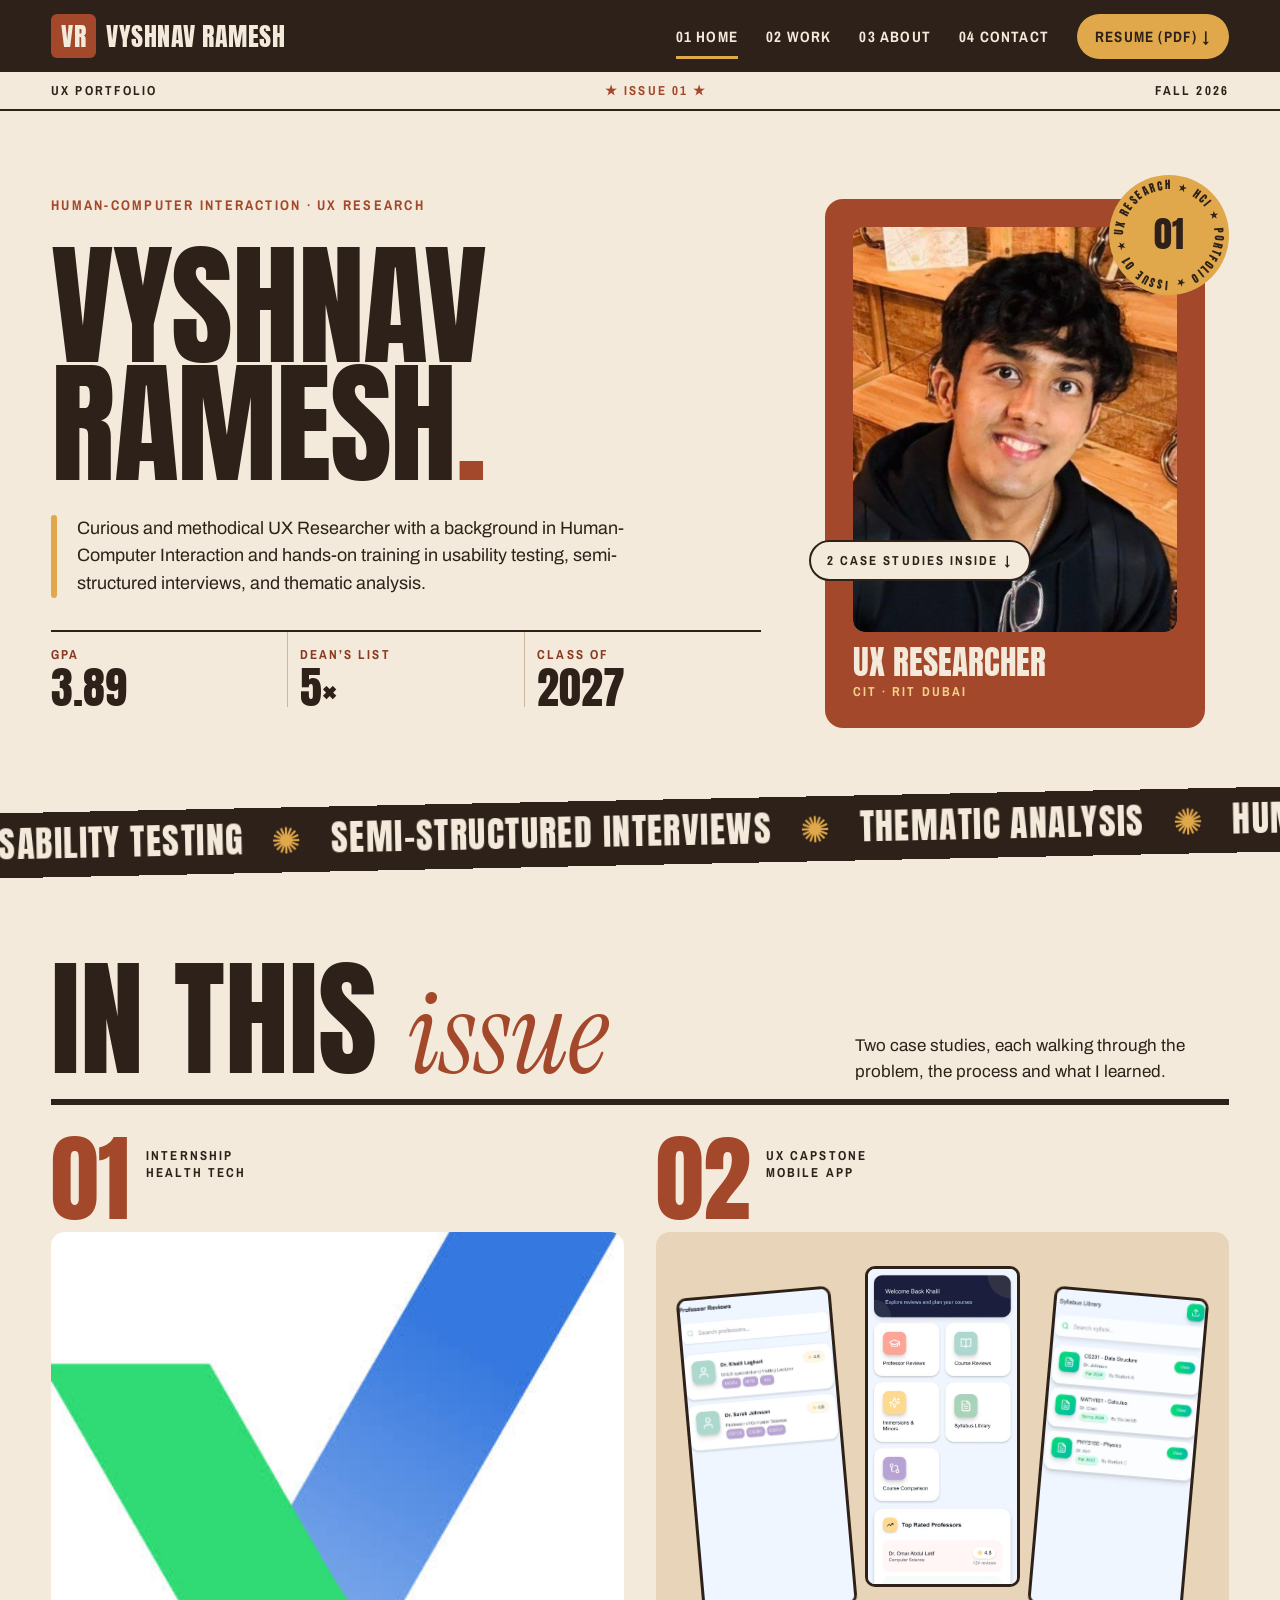
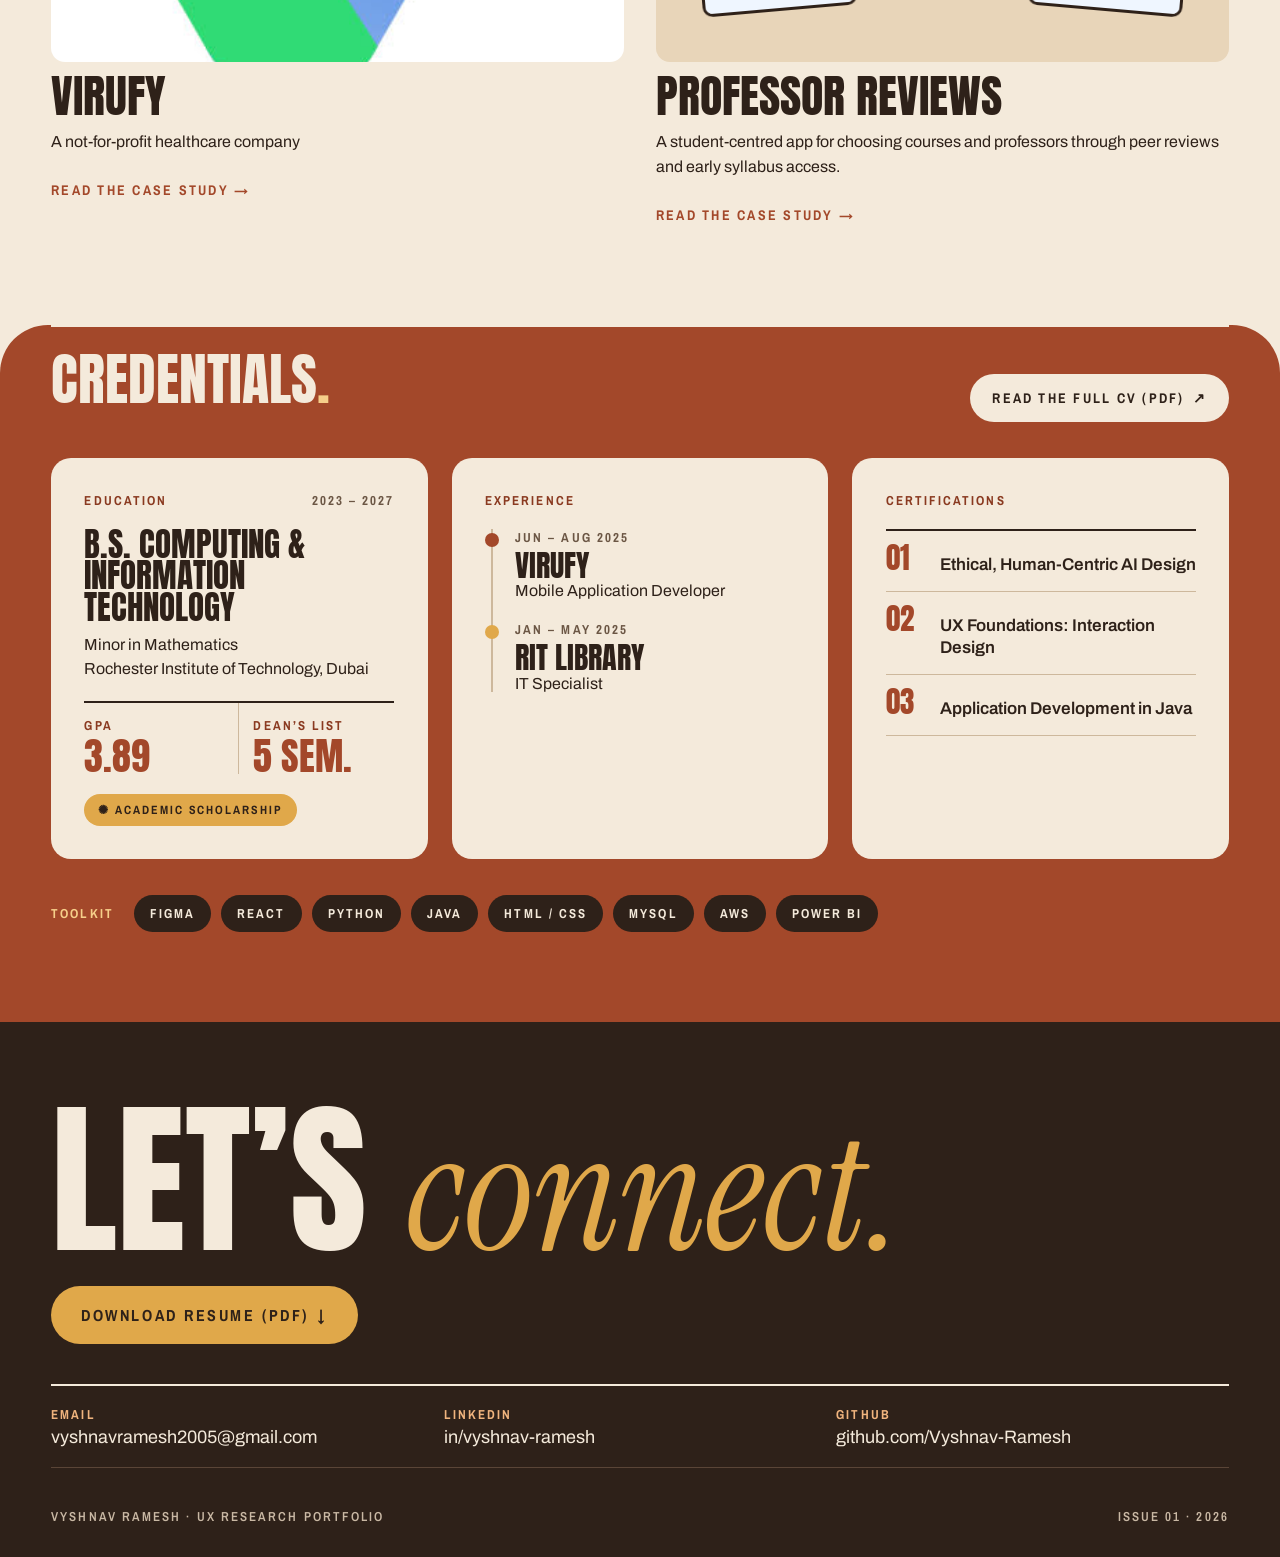
<file: index.html>
<!doctype html>
<html lang="en">
<head>
<meta charset="utf-8">
<meta name="viewport" content="width=device-width, initial-scale=1">
<title>Vyshnav Ramesh — UX Research Portfolio</title>
<meta name="description" content="Vyshnav Ramesh — UX researcher and Computing & IT student at RIT Dubai. Portfolio and case studies.">
<meta property="og:title" content="Vyshnav Ramesh — UX Research Portfolio">
<meta property="og:description" content="Vyshnav Ramesh — UX researcher and Computing & IT student at RIT Dubai. Portfolio and case studies.">
<meta property="og:image" content="assets/vyshnav.jpg">
<link rel="icon" href="assets/vyshnav.jpg">
<link rel="preconnect" href="https://fonts.googleapis.com">
<link href="https://fonts.googleapis.com/css2?family=Anton&amp;family=Archivo:wght@400;500;600;700&amp;family=Archivo+Narrow:wght@500;600;700&amp;family=Instrument+Serif:ital@1&amp;display=swap" rel="stylesheet">
<style>
body{margin:0;background:#F4EADB}
a{color:#2E2119}a:hover{color:#A3482A}
.lbl{font-family:'Archivo Narrow',sans-serif;font-weight:700;font-size:13px;letter-spacing:.16em;text-transform:uppercase}
.disp{font-family:'Anton',sans-serif;font-weight:400;text-transform:uppercase;line-height:.88}
.ital{font-family:'Instrument Serif',serif;font-style:italic;font-weight:400;text-transform:none;letter-spacing:0}
.btn{transition:transform .25s ease, box-shadow .25s ease}
.btn:hover{transform:translate(-3px,-3px);box-shadow:5px 5px 0 #2E2119}
.ul{background-image:linear-gradient(currentColor,currentColor);background-size:0 2px;background-repeat:no-repeat;background-position:0 85%;transition:background-size .35s ease}
.ul:hover{background-size:100% 2px}
@keyframes rise{from{opacity:0;transform:translateY(48px)}to{opacity:1;transform:none}}
.rise{animation:rise 1s cubic-bezier(.2,.7,.2,1) both}
@keyframes marquee{to{transform:translateX(-50%)}}
.marquee{display:inline-flex;animation:marquee 36s linear infinite}
@keyframes spin{to{transform:rotate(360deg)}}
.spin{animation:spin 20s linear infinite}
@keyframes bob{0%,100%{transform:rotate(-8deg) translateY(0)}50%{transform:rotate(-4deg) translateY(-10px)}}
.bob{animation:bob 5s ease-in-out infinite}
@keyframes sway{0%,100%{transform:scale(1)}50%{transform:scale(1.03)}}
.sway{animation:sway 9s ease-in-out infinite}
.card{transition:transform .45s cubic-bezier(.2,.7,.2,1)}
.card:hover{transform:translateY(-10px);color:#2E2119}
.card .thumb{transition:transform .7s cubic-bezier(.2,.7,.2,1)}
.card:hover .thumb{transform:scale(1.06) rotate(-1deg)}
.card .num{transition:color .3s}
.card:hover .num{color:#2E2119}
.arrow{display:inline-block;transition:transform .3s}
.card:hover .arrow,.btn:hover .arrow{transform:translateX(8px)}
@supports (animation-timeline: view()){.reveal{animation:rise linear both;animation-timeline:view();animation-range:entry 0% cover 28%}}
@media (prefers-reduced-motion: reduce){*{animation:none!important;transition:none!important}}
</style>
<style>html{scroll-behavior:smooth}</style>
</head>
<body>
<div style="--accent: #A3482A; background: #F4EADB; color: #2E2119; font-family: 'Archivo', system-ui, sans-serif; min-height: 100vh; overflow-x: hidden">

<!-- NAV -->
<header style="background: #2E2119; color: #F4EADB">
<div style="max-width: 1440px; margin: 0 auto; padding: 0 clamp(16px, 4vw, 56px); display: flex; flex-wrap: wrap; align-items: center; justify-content: space-between; gap: 12px 32px; min-height: 72px">
<a href="index.html" style="font-family: 'Anton', sans-serif; font-size: 26px; letter-spacing: 0.02em; text-decoration: none; color: #F4EADB; display: flex; align-items: center; gap: 10px">
<span style="background: var(--accent); color: #F4EADB; padding: 2px 10px; border-radius: 6px">VR</span>
<span>VYSHNAV RAMESH</span>
</a>
<nav aria-label="Main" class="lbl" style="display: flex; flex-wrap: wrap; align-items: center; gap: 4px 28px; font-size: 15px; letter-spacing: 0.08em">
<a href="#top" aria-current="page" style="color: #F4EADB; text-decoration: none; border-bottom: 3px solid #E0A84A; padding: 12px 0 9px">01 Home</a>
<a href="#work" class="ul" style="color: #F4EADB; text-decoration: none; padding: 12px 0">02 Work</a>
<a href="#about" class="ul" style="color: #F4EADB; text-decoration: none; padding: 12px 0">03 About</a>
<a href="#contact" class="ul" style="color: #F4EADB; text-decoration: none; padding: 12px 0">04 Contact</a>
<a href="assets/CV_Vyshnav_Ramesh.pdf" target="_blank" rel="noopener" class="btn" style="background: #E0A84A; color: #2E2119; text-decoration: none; padding: 12px 18px; min-height: 44px; box-sizing: border-box; display: inline-flex; align-items: center; border-radius: 999px">Resume (PDF) ↓</a>
</nav>
</div>
</header>

<!-- DATELINE -->
<div id="top" style="border-bottom: 2px solid #2E2119">
<div class="lbl" style="max-width: 1440px; margin: 0 auto; padding: 10px clamp(16px, 4vw, 56px); display: flex; flex-wrap: wrap; justify-content: space-between; gap: 8px 24px"><span>UX Portfolio</span><span style="color: var(--accent)">★ Issue 01 ★</span><span>Fall 2026</span></div>
</div>

<!-- COVER -->
<section aria-label="Introduction" style="max-width: 1440px; margin: 0 auto; padding: clamp(32px, 5vw, 72px) clamp(16px, 4vw, 56px); display: flex; flex-wrap: wrap; gap: clamp(32px, 5vw, 80px); align-items: center; justify-content: space-between">

<div style="display: flex; flex-direction: column; gap: 32px; flex: 1 1 440px; min-width: 0">
<p class="lbl rise" style="margin: 0; color: var(--accent); font-size: 14px">Human-Computer Interaction · UX Research</p>
<h1 class="disp" style="margin: 0; font-size: clamp(4.2rem, 10.5vw, 10.5rem); letter-spacing: -0.01em"><span class="rise" style="display: block; animation-delay: 0.1s">Vyshnav</span><span class="rise" style="display: block; animation-delay: 0.25s">Ramesh<span style="color: var(--accent)">.</span></span></h1>
<div class="rise" style="display: grid; grid-template-columns: 6px minmax(0, 1fr); gap: 20px; animation-delay: .45s">
<div style="background: #E0A84A; border-radius: 3px"></div>
<p style="margin: 0; font-size: clamp(1.05rem, 1.4vw, 1.3rem); line-height: 1.55; max-width: 34em">Curious and methodical UX Researcher with a background in Human-Computer Interaction and hands-on training in usability testing, semi-structured interviews, and thematic analysis.</p>
</div>
<dl class="rise" style="margin: 0; display: grid; grid-template-columns: repeat(3, minmax(0, 1fr)); border-top: 2px solid #2E2119; animation-delay: .6s">
<div style="padding: 14px 12px 0 0; border-right: 1px solid #CDB89C"><dt class="lbl" style="color: #8A3A20">GPA</dt><dd class="disp" style="margin: 6px 0 0; font-size: clamp(2rem, 3.4vw, 3rem)">3.89</dd></div>
<div style="padding: 14px 12px 0"><dt class="lbl" style="color: #8A3A20">Dean’s list</dt><dd class="disp" style="margin: 6px 0 0; font-size: clamp(2rem, 3.4vw, 3rem)">5×</dd></div>
<div style="padding: 14px 0 0 12px; border-left: 1px solid #CDB89C"><dt class="lbl" style="color: #8A3A20">Class of</dt><dd class="disp" style="margin: 6px 0 0; font-size: clamp(2rem, 3.4vw, 3rem)">2027</dd></div>
</dl>

</div>

<div class="rise" style="position: relative; animation-delay: .3s; padding: 24px 24px 0 0; flex: 0 1 380px; max-width: 380px; margin-inline: auto">
<figure style="margin: 0; background: var(--accent); border-radius: 18px; padding: clamp(16px, 2.4vw, 28px); display: flex; flex-direction: column; gap: 16px">
<div style="aspect-ratio: 4 / 5; border-radius: 12px; overflow: hidden; background: #E8D5B9"><img class="sway" src="assets/vyshnav.jpg" alt="Portrait of Vyshnav Ramesh" style="display: block; width: 100%; height: 100%; object-fit: cover; object-position: 45% 30%"></div>
<figcaption style="display: flex; flex-direction: column; gap: 6px; color: #F4EADB">
<span class="disp" style="font-size: clamp(1.6rem, 2.6vw, 2.4rem)">UX Researcher</span>
<span class="lbl" style="color: #F6CF8A">CIT · RIT Dubai</span>
</figcaption>
</figure>
<div style="position: absolute; top: 0; right: 0; width: 120px; height: 120px; border-radius: 50%; background: #E0A84A; display: flex; align-items: center; justify-content: center">
<svg class="spin" viewBox="0 0 200 200" width="120" height="120" aria-hidden="true" style="position: absolute; inset: 0">
<defs><path id="badge-circ" d="M100,100 m-76,0 a76,76 0 1,1 152,0 a76,76 0 1,1 -152,0"></path></defs>
<text font-family="Anton, sans-serif" font-size="18" letter-spacing="3.2" fill="#2E2119"><textPath href="#badge-circ">UX RESEARCH ★ HCI ★ PORTFOLIO ★ ISSUE 01 ★ </textPath></text>
</svg>
<span class="disp" style="font-size: 36px; position: relative">01</span>
</div>
<div class="bob lbl" style="position: absolute; left: -16px; top: 66%; background: #F4EADB; border: 2px solid #2E2119; border-radius: 999px; padding: 10px 16px">2 case studies inside ↓</div>
</div>
</section>

<!-- TICKER -->
<div aria-hidden="true" style="background: #2E2119; color: #F4EADB; overflow: hidden; white-space: nowrap; padding: 16px 0; transform: rotate(-1.2deg); margin: 8px -20px">
<div class="marquee disp" style="font-size: clamp(1.5rem, 2.8vw, 2.4rem); letter-spacing: 0.04em; gap: 28px">
<span>Usability testing</span><span style="color: #E0A84A">✺</span><span>Semi-structured interviews</span><span style="color: #E0A84A">✺</span><span>Thematic analysis</span><span style="color: #E0A84A">✺</span><span>Human-Computer Interaction</span><span style="color: #E0A84A">✺</span>
<span>Usability testing</span><span style="color: #E0A84A">✺</span><span>Semi-structured interviews</span><span style="color: #E0A84A">✺</span><span>Thematic analysis</span><span style="color: #E0A84A">✺</span><span>Human-Computer Interaction</span><span style="color: #E0A84A">✺</span>
</div>
</div>

<!-- CONTENTS -->
<section id="work" aria-labelledby="work-h" style="max-width: 1440px; margin: 0 auto; padding: clamp(56px, 7vw, 104px) clamp(16px, 4vw, 56px)">
<div class="reveal" style="display: flex; flex-wrap: wrap; align-items: flex-end; justify-content: space-between; gap: 16px 40px; border-bottom: 6px solid #2E2119; padding-bottom: 14px">
<h2 id="work-h" class="disp" style="margin: 0; font-size: clamp(4rem, 10vw, 9rem)">In this <span class="ital" style="color: var(--accent); font-size: 0.9em">issue</span></h2>
<p style="margin: 0; max-width: 22em; font-size: 17px; line-height: 1.55">Two case studies, each walking through the problem, the process and what I learned.</p>
</div>

<div style="display: grid; grid-template-columns: repeat(auto-fit, minmax(min(100%, 340px), 1fr)); gap: clamp(20px, 2.5vw, 36px); padding-top: 36px">

<a href="virufy.html" class="card reveal" style="text-decoration: none; color: #2E2119; display: flex; flex-direction: column; gap: 14px">
<div style="display: flex; align-items: flex-start; gap: 16px">
<span class="disp num" style="font-size: 96px; line-height: 0.8; color: var(--accent)">01</span>
<span class="lbl" style="padding-top: 6px">Internship<br>Health tech</span>
</div>
<div style="border-radius: 14px; overflow: hidden"><img class="thumb" src="assets/virufy-card.png" alt="Virufy app screen" style="display: block; width: 100%; aspect-ratio: 4 / 3; object-fit: cover"></div>
<h3 class="disp" style="margin: 0; font-size: 46px">Virufy</h3>
<p style="margin: 0; font-size: 16px; line-height: 1.55">A not-for-profit healthcare company&nbsp;</p>
<span class="lbl" style="font-size: 14px; padding: 12px 0; color: var(--accent)">Read the case study <span class="arrow">→</span></span>
</a>

<a href="professor-reviews.html" class="card reveal" style="text-decoration: none; color: #2E2119; display: flex; flex-direction: column; gap: 14px">
<div style="display: flex; align-items: flex-start; gap: 16px">
<span class="disp num" style="font-size: 96px; line-height: 0.8; color: var(--accent)">02</span>
<span class="lbl" style="padding-top: 6px">UX capstone<br>Mobile app</span>
</div>
<div style="border-radius: 14px; overflow: hidden"><div class="thumb" aria-hidden="true" style="background: #E8D5B9; aspect-ratio: 4 / 3; display: flex; align-items: flex-start; justify-content: center; gap: 4%; padding-top: 6%; box-sizing: border-box">
<img src="assets/pr-professor-reviews.jpg" alt="" style="width: 26%; aspect-ratio: 9 / 19; object-fit: cover; object-position: top; border-radius: 10px; border: 3px solid #2E2119; background: #fff; transform: rotate(-5deg) translateY(8%)">
<img src="assets/pr-home.jpg" alt="" style="width: 26%; aspect-ratio: 9 / 19; object-fit: cover; object-position: top; border-radius: 10px; border: 3px solid #2E2119; background: #fff">
<img src="assets/pr-syllabus.jpg" alt="" style="width: 26%; aspect-ratio: 9 / 19; object-fit: cover; object-position: top; border-radius: 10px; border: 3px solid #2E2119; background: #fff; transform: rotate(5deg) translateY(8%)">
</div></div>
<h3 class="disp" style="margin: 0; font-size: 46px">Professor Reviews</h3>
<p style="margin: 0; font-size: 16px; line-height: 1.55">A student-centred app for choosing courses and professors through peer reviews and early syllabus access.</p>
<span class="lbl" style="font-size: 14px; padding: 12px 0; color: var(--accent)">Read the case study <span class="arrow">→</span></span>
</a>

</div>
</section>

<!-- PULL QUOTE / ABOUT -->
<section id="about" aria-labelledby="about-h" style="background: var(--accent); color: #F4EADB; border-radius: clamp(24px, 4vw, 48px) clamp(24px, 4vw, 48px) 0 0">


<div style="max-width: 1440px; margin: 0 auto; padding: 0 clamp(16px, 4vw, 56px) clamp(56px, 7vw, 112px); display: flex; flex-direction: column; gap: clamp(24px, 3vw, 36px)">
<div class="reveal" style="display: flex; flex-wrap: wrap; align-items: baseline; justify-content: space-between; gap: 12px; border-top: 2px solid #F4EADB; padding-top: 28px">
<h3 class="disp" style="margin: 0; font-size: clamp(2.4rem, 4.4vw, 4rem)">Credentials<span style="color: #F6CF8A">.</span></h3>
<a href="assets/CV_Vyshnav_Ramesh.pdf" target="_blank" rel="noopener" class="btn lbl" style="background: #F4EADB; color: #2E2119; text-decoration: none; font-size: 14px; padding: 14px 22px; min-height: 48px; box-sizing: border-box; display: inline-flex; align-items: center; gap: 8px; border-radius: 999px">Read the full CV (PDF) <span class="arrow">↗</span></a>
</div>

<div style="display: grid; grid-template-columns: repeat(auto-fit, minmax(min(100%, 320px), 1fr)); gap: clamp(16px, 2vw, 24px)">

<article class="reveal" style="background: #F4EADB; color: #2E2119; border-radius: 20px; padding: clamp(24px, 2.6vw, 36px); display: flex; flex-direction: column; gap: 20px">
<div style="display: flex; justify-content: space-between; align-items: center; gap: 12px"><span class="lbl" style="color: #8A3A20">Education</span><span class="lbl" style="color: #6B5644">2023 – 2027</span></div>
<div>
<p class="disp" style="margin: 0; font-size: clamp(1.9rem, 2.6vw, 2.4rem); line-height: 0.95">B.S. Computing &amp; Information Technology</p>
<p style="margin: 10px 0 0; font-size: 16px; line-height: 1.5">Minor in Mathematics<br>Rochester Institute of Technology, Dubai</p>
</div>
<dl style="margin: 0; display: grid; grid-template-columns: repeat(2, minmax(0, 1fr)); border-top: 2px solid #2E2119; margin-top: auto">
<div style="padding: 14px 12px 0 0; border-right: 1px solid #CDB89C"><dt class="lbl" style="color: #8A3A20">GPA</dt><dd class="disp" style="margin: 6px 0 0; font-size: 2.4rem; color: var(--accent)">3.89</dd></div>
<div style="padding: 14px 0 0 14px"><dt class="lbl" style="color: #8A3A20">Dean’s List</dt><dd class="disp" style="margin: 6px 0 0; font-size: 2.4rem; color: var(--accent)">5 sem.</dd></div>
</dl>
<span class="lbl" style="align-self: flex-start; background: #E0A84A; border-radius: 999px; padding: 8px 14px; font-size: 12px">✺ Academic scholarship</span>
</article>

<article class="reveal" style="background: #F4EADB; color: #2E2119; border-radius: 20px; padding: clamp(24px, 2.6vw, 36px); display: flex; flex-direction: column; gap: 20px">
<span class="lbl" style="color: #8A3A20">Experience</span>
<ol style="margin: 0; padding: 0; list-style: none; display: flex; flex-direction: column; gap: 22px; border-left: 2px solid #CDB89C; margin-left: 6px">
<li style="position: relative; padding-left: 22px">
<span aria-hidden="true" style="position: absolute; left: -8px; top: 4px; width: 14px; height: 14px; border-radius: 50%; background: var(--accent)"></span>
<p class="lbl" style="margin: 0; color: #6B5644">Jun – Aug 2025</p>
<p class="disp" style="margin: 6px 0 0; font-size: 1.9rem">Virufy</p>
<p style="margin: 4px 0 0; font-size: 16px">Mobile Application Developer</p>
</li>
<li style="position: relative; padding-left: 22px">
<span aria-hidden="true" style="position: absolute; left: -8px; top: 4px; width: 14px; height: 14px; border-radius: 50%; background: #E0A84A"></span>
<p class="lbl" style="margin: 0; color: #6B5644">Jan – May 2025</p>
<p class="disp" style="margin: 6px 0 0; font-size: 1.9rem">RIT Library</p>
<p style="margin: 4px 0 0; font-size: 16px">IT Specialist</p>
</li>
</ol>
</article>

<article class="reveal" style="background: #F4EADB; color: #2E2119; border-radius: 20px; padding: clamp(24px, 2.6vw, 36px); display: flex; flex-direction: column; gap: 20px">
<span class="lbl" style="color: #8A3A20">Certifications</span>
<ol style="margin: 0; padding: 0; list-style: none; border-top: 2px solid #2E2119">
<li style="display: grid; grid-template-columns: 44px minmax(0, 1fr); gap: 10px; align-items: baseline; padding: 14px 0; border-bottom: 1px solid #CDB89C"><span class="disp" style="font-size: 1.8rem; color: var(--accent)">01</span><span style="font-size: 17px; font-weight: 600; line-height: 1.35">Ethical, Human-Centric AI Design</span></li>
<li style="display: grid; grid-template-columns: 44px minmax(0, 1fr); gap: 10px; align-items: baseline; padding: 14px 0; border-bottom: 1px solid #CDB89C"><span class="disp" style="font-size: 1.8rem; color: var(--accent)">02</span><span style="font-size: 17px; font-weight: 600; line-height: 1.35">UX Foundations: Interaction Design</span></li>
<li style="display: grid; grid-template-columns: 44px minmax(0, 1fr); gap: 10px; align-items: baseline; padding: 14px 0; border-bottom: 1px solid #CDB89C"><span class="disp" style="font-size: 1.8rem; color: var(--accent)">03</span><span style="font-size: 17px; font-weight: 600; line-height: 1.35">Application Development in Java</span></li>
</ol>
</article>

</div>

<div class="reveal" style="display: flex; flex-wrap: wrap; align-items: center; gap: 12px 20px">
<span class="lbl" style="color: #F6CF8A">Toolkit</span>
<ul class="lbl" style="margin: 0; padding: 0; list-style: none; display: flex; flex-wrap: wrap; gap: 10px; font-size: 13px">
<li style="background: #2E2119; border-radius: 999px; padding: 10px 16px">Figma</li>
<li style="background: #2E2119; border-radius: 999px; padding: 10px 16px">React</li>
<li style="background: #2E2119; border-radius: 999px; padding: 10px 16px">Python</li>
<li style="background: #2E2119; border-radius: 999px; padding: 10px 16px">Java</li>
<li style="background: #2E2119; border-radius: 999px; padding: 10px 16px">HTML / CSS</li>
<li style="background: #2E2119; border-radius: 999px; padding: 10px 16px">MySQL</li>
<li style="background: #2E2119; border-radius: 999px; padding: 10px 16px">AWS</li>
<li style="background: #2E2119; border-radius: 999px; padding: 10px 16px">Power BI</li>
</ul>
</div>
</div>
</section>

<!-- CONTACT -->
<footer id="contact" aria-labelledby="contact-h" style="background: #2E2119; color: #F4EADB">
<div style="max-width: 1440px; margin: 0 auto; padding: clamp(56px, 7vw, 104px) clamp(16px, 4vw, 56px) 32px; display: flex; flex-direction: column; gap: 40px">
<div class="reveal" style="display: flex; flex-wrap: wrap; align-items: flex-end; justify-content: space-between; gap: 24px">
<h2 id="contact-h" class="disp" style="margin: 0; font-size: clamp(4.5rem, 13vw, 12rem); line-height: 0.82">Let’s <span class="ital" style="color: #E0A84A">connect.</span></h2>
<a id="resume" href="assets/CV_Vyshnav_Ramesh.pdf" target="_blank" rel="noopener" class="btn lbl" style="background: #E0A84A; color: #2E2119; text-decoration: none; font-size: 16px; padding: 18px 30px; min-height: 56px; box-sizing: border-box; display: inline-flex; align-items: center; gap: 8px; border-radius: 999px">Download Resume (PDF) <span class="arrow">↓</span></a>
</div>
<div style="display: grid; grid-template-columns: repeat(auto-fit, minmax(min(100%, 240px), 1fr)); border-top: 2px solid #F4EADB">
<a href="mailto:vyshnavramesh2005@gmail.com" style="color: #F4EADB; text-decoration: none; padding: 20px 0; border-bottom: 1px solid #5A4537; display: flex; flex-direction: column; gap: 4px">
<span class="lbl" style="color: #F0B47E">Email</span>
<span class="ul" style="font-size: 18px; align-self: flex-start">vyshnavramesh2005@gmail.com</span>
</a>
<a href="https://www.linkedin.com/in/vyshnav-ramesh-747388252/" target="_blank" rel="noopener" style="color: #F4EADB; text-decoration: none; padding: 20px 0; border-bottom: 1px solid #5A4537; display: flex; flex-direction: column; gap: 4px">
<span class="lbl" style="color: #F0B47E">LinkedIn</span>
<span class="ul" style="font-size: 18px; align-self: flex-start">in/vyshnav-ramesh</span>
</a>
<a href="https://github.com/Vyshnav-Ramesh" target="_blank" rel="noopener" style="color: #F4EADB; text-decoration: none; padding: 20px 0; border-bottom: 1px solid #5A4537; display: flex; flex-direction: column; gap: 4px">
<span class="lbl" style="color: #F0B47E">GitHub</span>
<span class="ul" style="font-size: 18px; align-self: flex-start">github.com/Vyshnav-Ramesh</span>
</a>
</div>
<div class="lbl" style="display: flex; flex-wrap: wrap; justify-content: space-between; gap: 8px 24px; font-weight: 600; color: #C9B8A4">
<span>Vyshnav Ramesh · UX Research Portfolio</span>
<span>Issue 01 · 2026</span>
</div>
</div>
</footer>

</div>
</body>
</html>
</file>
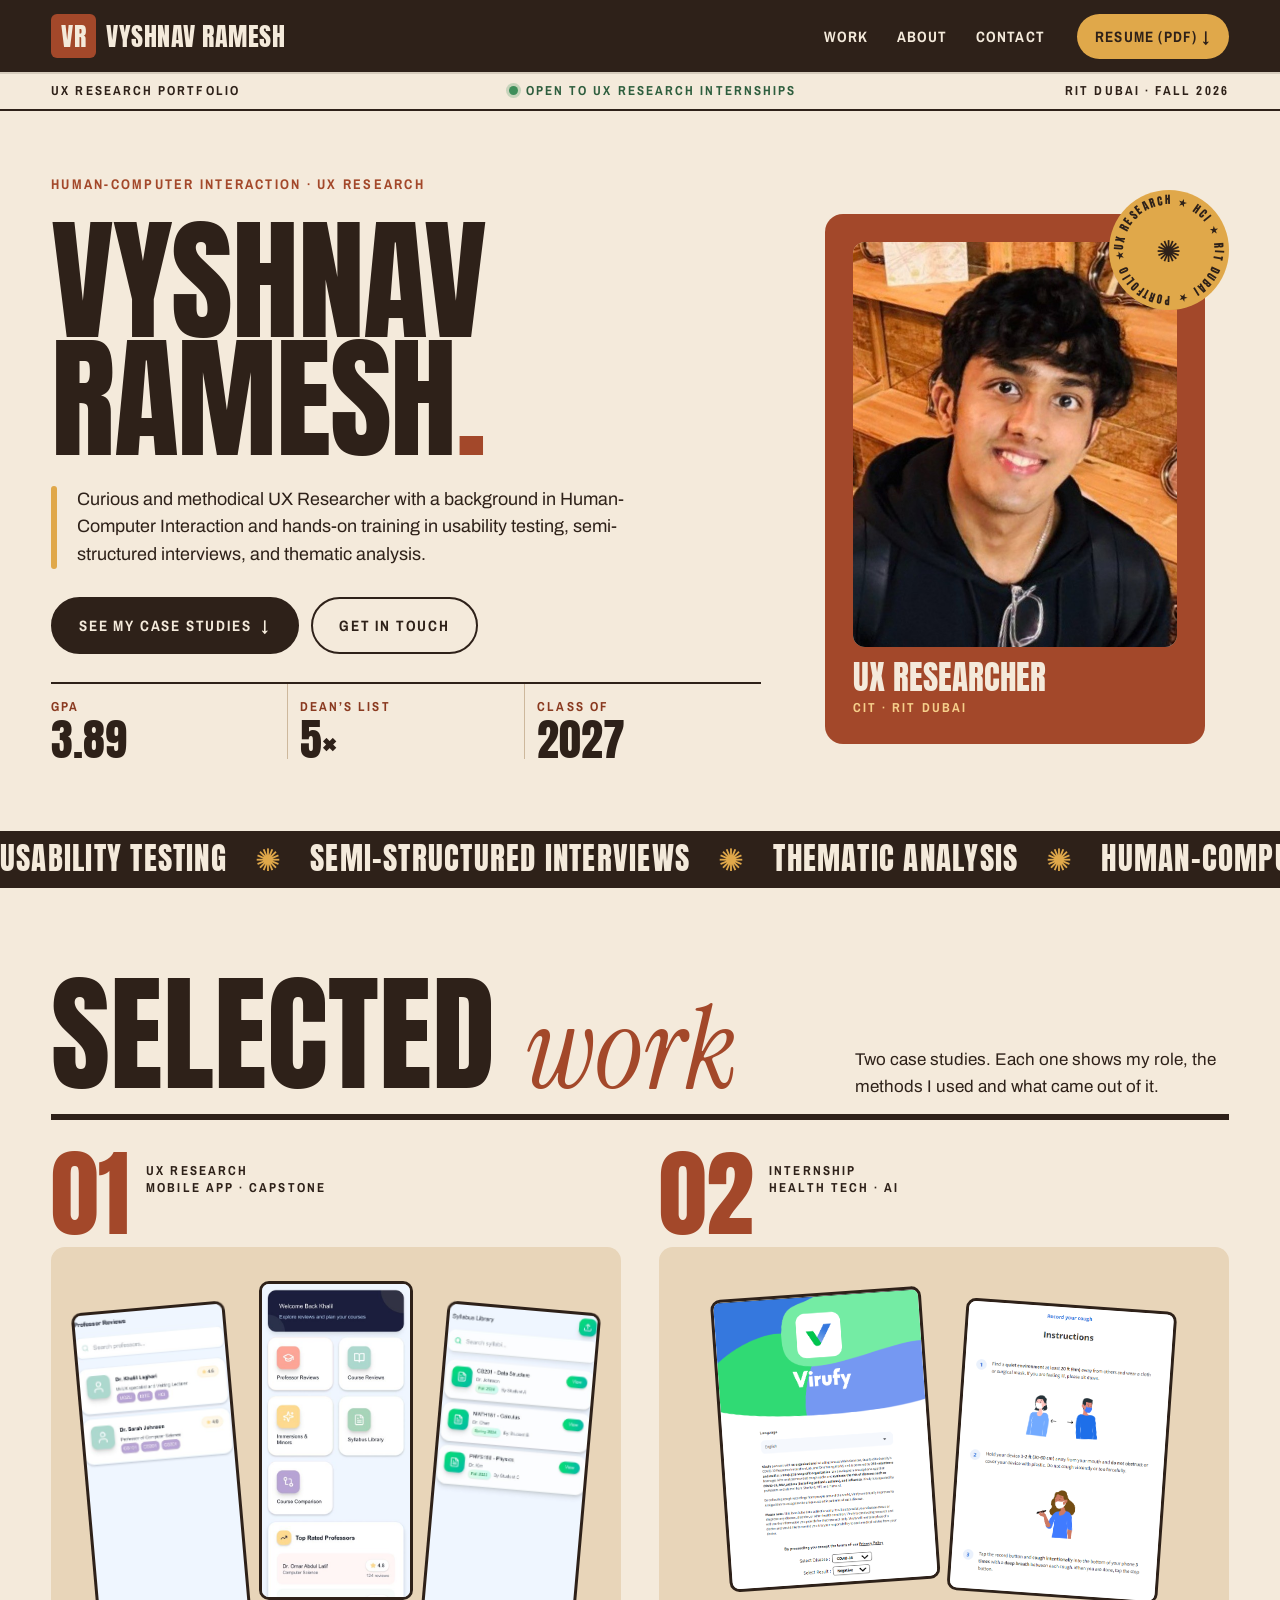
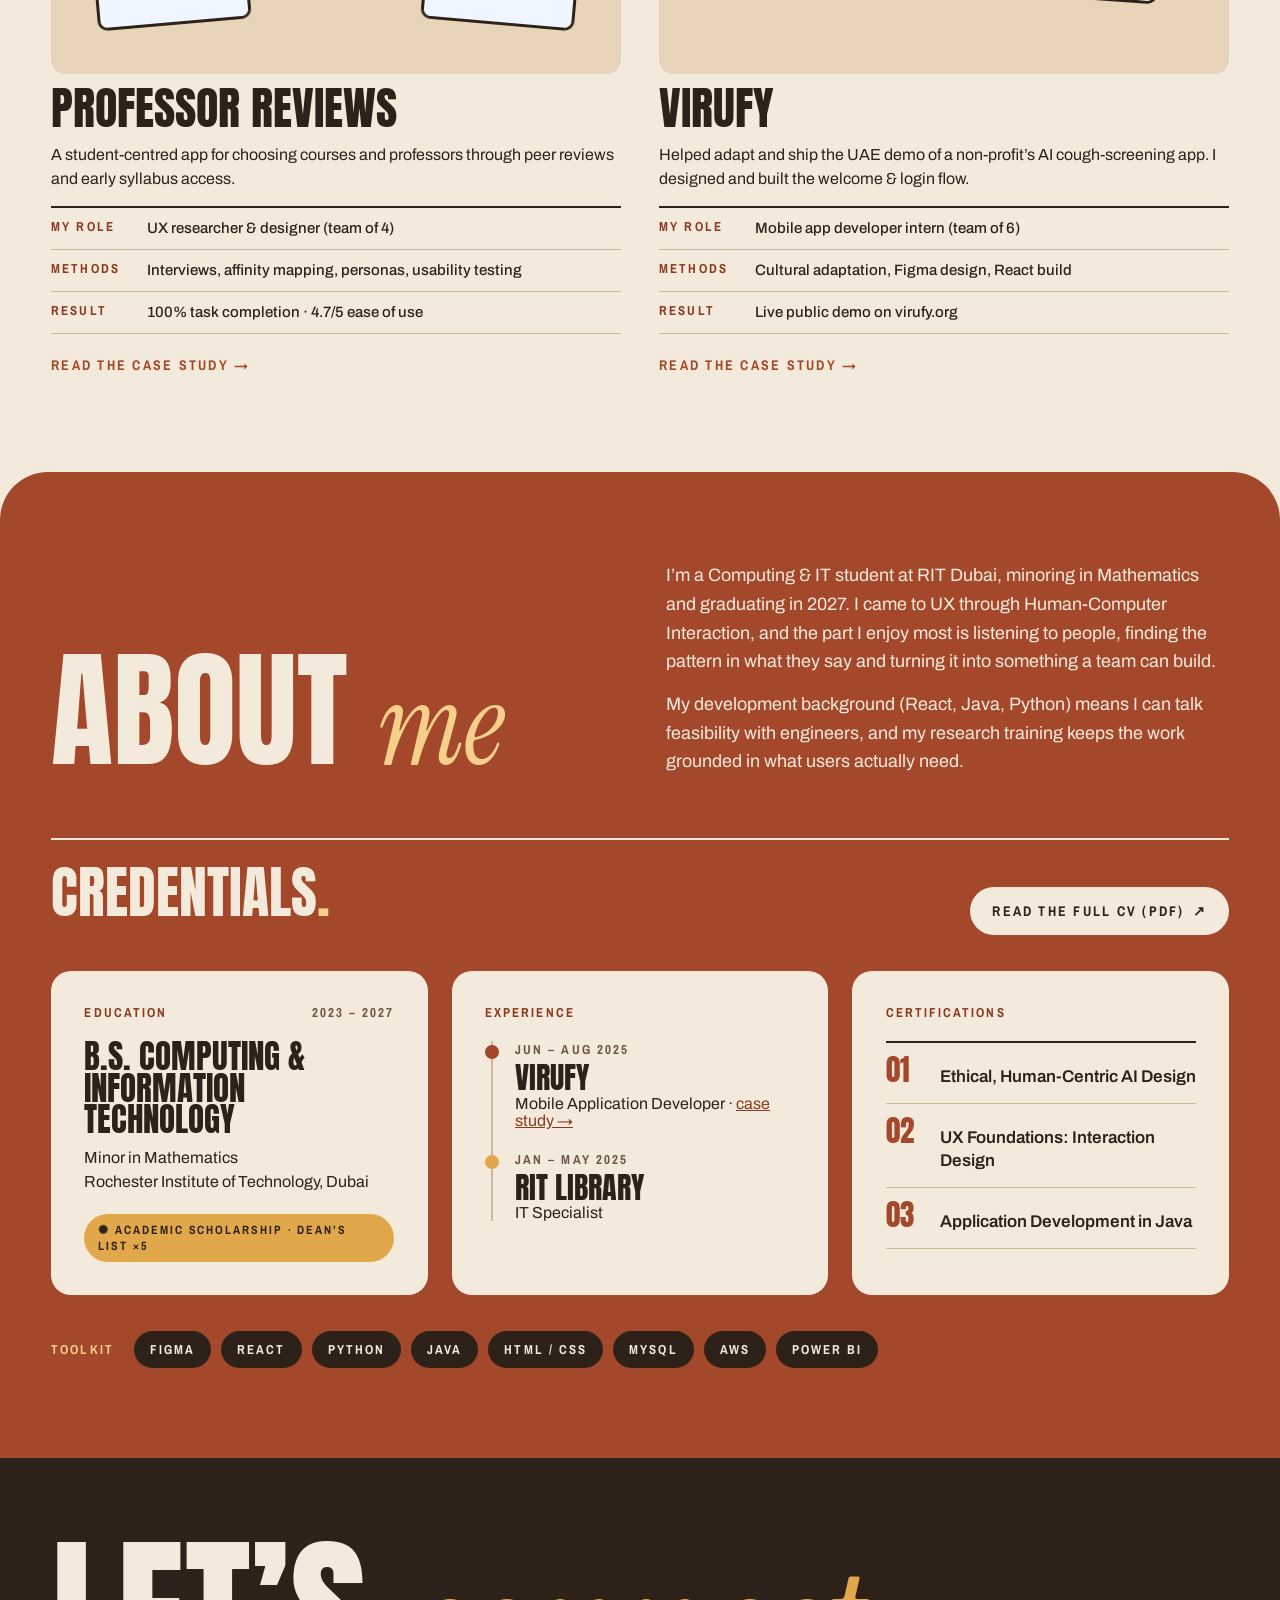
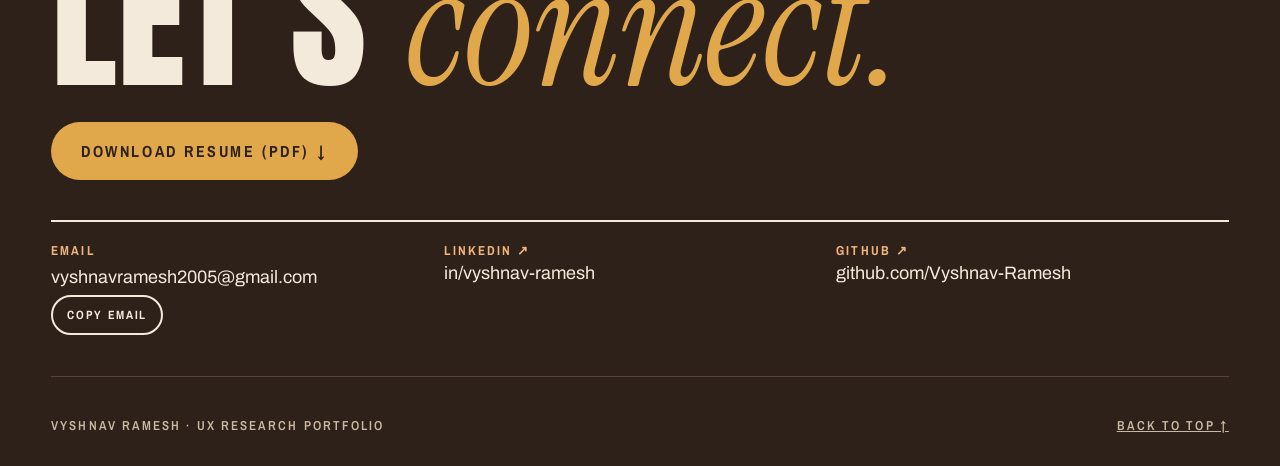
<file: v2/index.html>
<!doctype html>
<html lang="en">
<head>
<meta charset="utf-8">
<meta name="viewport" content="width=device-width, initial-scale=1">
<title>Vyshnav Ramesh — UX Research Portfolio</title>
<meta name="description" content="Vyshnav Ramesh — UX researcher and Computing & IT student at RIT Dubai. Portfolio and case studies.">
<meta property="og:title" content="Vyshnav Ramesh — UX Research Portfolio">
<meta property="og:description" content="Vyshnav Ramesh — UX researcher and Computing & IT student at RIT Dubai. Portfolio and case studies.">
<meta property="og:image" content="assets/vyshnav.jpg">
<link rel="icon" href="assets/vyshnav.jpg">
<link rel="preconnect" href="https://fonts.googleapis.com">
<link href="https://fonts.googleapis.com/css2?family=Anton&amp;family=Archivo:wght@400;500;600;700&amp;family=Archivo+Narrow:wght@500;600;700&amp;family=Instrument+Serif:ital@1&amp;display=swap" rel="stylesheet">
<style>
body{margin:0;background:#F4EADB}
a{color:#2E2119}a:hover{color:#A3482A}
.lbl{font-family:'Archivo Narrow',sans-serif;font-weight:700;font-size:13px;letter-spacing:.16em;text-transform:uppercase}
.disp{font-family:'Anton',sans-serif;font-weight:400;text-transform:uppercase;line-height:.88}
.ital{font-family:'Instrument Serif',serif;font-style:italic;font-weight:400;text-transform:none;letter-spacing:0}
.btn,.cta{transition:transform .25s ease, box-shadow .25s ease}
.btn:hover,.cta:hover{transform:translate(-3px,-3px);box-shadow:5px 5px 0 #2E2119}
.ul{background-image:linear-gradient(currentColor,currentColor);background-size:0 2px;background-repeat:no-repeat;background-position:0 85%;transition:background-size .35s ease}
.ul:hover{background-size:100% 2px}
@keyframes rise{from{opacity:0;transform:translateY(48px)}to{opacity:1;transform:none}}
.rise{animation:rise 1s cubic-bezier(.2,.7,.2,1) both}
@keyframes marquee{to{transform:translateX(-50%)}}
.marquee{display:inline-flex;animation:marquee 60s linear infinite}
.ticker:hover .marquee{animation-play-state:paused}
@keyframes spin{to{transform:rotate(360deg)}}
.spin{animation:spin 40s linear infinite}
.card{transition:transform .45s cubic-bezier(.2,.7,.2,1)}
.card:hover{transform:translateY(-10px);color:#2E2119}
.card .thumb{transition:transform .7s cubic-bezier(.2,.7,.2,1)}
.card:hover .thumb{transform:scale(1.04)}
.card .num{transition:color .3s}
.card:hover .num{color:#2E2119}
.arrow{display:inline-block;transition:transform .3s}
.card:hover .arrow,.btn:hover .arrow,.cta:hover .arrow{transform:translateX(8px)}
@supports (animation-timeline: view()){.reveal{animation:rise linear both;animation-timeline:view();animation-range:entry 0% cover 28%}}
@media (prefers-reduced-motion: reduce){*{animation:none!important;transition:none!important}}
html{scroll-behavior:smooth;scroll-padding-top:84px}
@media (max-width:640px){html{scroll-padding-top:0}}
</style>
<link rel="stylesheet" href="assets/ui.css">
</head>
<body>
<a class="skip" href="#main">Skip to content</a>
<div style="--accent: #A3482A; background: #F4EADB; color: #2E2119; font-family: 'Archivo', system-ui, sans-serif; min-height: 100vh; overflow-x: clip">

<!-- NAV (v2: sticky on desktop, compact on mobile, scroll-spy active state, no numbering) -->
<header class="hdr sticky">
<div class="hdr-in">
<a href="index.html" class="brand" aria-label="Vyshnav Ramesh — home"><span class="mono">VR</span><span>VYSHNAV RAMESH</span></a>
<nav aria-label="Main" class="lbl mainnav" data-spy>
<a href="#work">Work</a>
<a href="#about">About</a>
<a href="#contact">Contact</a>
</nav>
<a href="assets/CV_Vyshnav_Ramesh.pdf" target="_blank" rel="noopener" class="btn cv lbl">Resume (PDF) ↓</a>
</div>
</header>

<!-- DATELINE (v2: plain language instead of "Issue 01") -->
<div id="top" style="border-bottom: 2px solid #2E2119">
<div class="lbl" style="max-width: 1440px; margin: 0 auto; padding: 10px clamp(16px, 4vw, 56px); display: flex; flex-wrap: wrap; justify-content: space-between; gap: 8px 24px"><span class="hide-m">UX Research Portfolio</span><span class="avail" style="color: #2E5E3E">Open to UX research internships</span><span>RIT Dubai · Fall 2026</span></div>
</div>

<!-- COVER -->
<section id="main" tabindex="-1" aria-label="Introduction" style="max-width: 1440px; margin: 0 auto; padding: clamp(32px, 5vw, 72px) clamp(16px, 4vw, 56px); display: flex; flex-wrap: wrap; gap: clamp(32px, 5vw, 80px); align-items: center; justify-content: space-between">

<div style="display: flex; flex-direction: column; gap: 28px; flex: 1 1 440px; min-width: 0">
<p class="lbl rise" style="margin: 0; color: var(--accent); font-size: 14px">Human-Computer Interaction · UX Research</p>
<h1 class="disp" style="margin: 0; font-size: clamp(4.2rem, 10.5vw, 10.5rem); letter-spacing: -0.01em"><span class="rise" style="display: block; animation-delay: 0.1s">Vyshnav</span><span class="rise" style="display: block; animation-delay: 0.25s">Ramesh<span style="color: var(--accent)">.</span></span></h1>
<div class="rise" style="display: grid; grid-template-columns: 6px minmax(0, 1fr); gap: 20px; animation-delay: .45s">
<div style="background: #E0A84A; border-radius: 3px"></div>
<p style="margin: 0; font-size: clamp(1.05rem, 1.4vw, 1.3rem); line-height: 1.55; max-width: 34em">Curious and methodical UX Researcher with a background in Human-Computer Interaction and hands-on training in usability testing, semi-structured interviews, and thematic analysis.</p>
</div>
<div class="cta-row rise" style="animation-delay: .55s">
<a href="#work" class="cta primary">See my case studies <span class="arrow">↓</span></a>
<a href="#contact" class="cta ghost">Get in touch</a>
</div>
<dl class="rise" style="margin: 0; display: grid; grid-template-columns: repeat(3, minmax(0, 1fr)); border-top: 2px solid #2E2119; animation-delay: .65s">
<div style="padding: 14px 12px 0 0; border-right: 1px solid #CDB89C"><dt class="lbl" style="color: #8A3A20">GPA</dt><dd class="disp" style="margin: 6px 0 0; font-size: clamp(2rem, 3.4vw, 3rem)">3.89</dd></div>
<div style="padding: 14px 12px 0"><dt class="lbl" style="color: #8A3A20">Dean’s list</dt><dd class="disp" style="margin: 6px 0 0; font-size: clamp(2rem, 3.4vw, 3rem)">5×</dd></div>
<div style="padding: 14px 0 0 12px; border-left: 1px solid #CDB89C"><dt class="lbl" style="color: #8A3A20">Class of</dt><dd class="disp" style="margin: 6px 0 0; font-size: clamp(2rem, 3.4vw, 3rem)">2027</dd></div>
</dl>
</div>

<div class="rise" style="position: relative; animation-delay: .3s; padding: 24px 24px 0 0; flex: 0 1 380px; max-width: 380px; margin-inline: auto">
<figure style="margin: 0; background: var(--accent); border-radius: 18px; padding: clamp(16px, 2.4vw, 28px); display: flex; flex-direction: column; gap: 16px">
<div style="aspect-ratio: 4 / 5; border-radius: 12px; overflow: hidden; background: #E8D5B9"><img src="assets/vyshnav.jpg" alt="Portrait of Vyshnav Ramesh" style="display: block; width: 100%; height: 100%; object-fit: cover; object-position: 45% 30%"></div>
<figcaption style="display: flex; flex-direction: column; gap: 6px; color: #F4EADB">
<span class="disp" style="font-size: clamp(1.6rem, 2.6vw, 2.4rem)">UX Researcher</span>
<span class="lbl" style="color: #F6CF8A">CIT · RIT Dubai</span>
</figcaption>
</figure>
<div aria-hidden="true" style="position: absolute; top: 0; right: 0; width: 120px; height: 120px; border-radius: 50%; background: #E0A84A; display: flex; align-items: center; justify-content: center">
<svg class="spin" viewBox="0 0 200 200" width="120" height="120" style="position: absolute; inset: 0">
<defs><path id="badge-circ" d="M100,100 m-76,0 a76,76 0 1,1 152,0 a76,76 0 1,1 -152,0"></path></defs>
<text font-family="Anton, sans-serif" font-size="18" letter-spacing="3.2" fill="#2E2119"><textPath href="#badge-circ">UX RESEARCH ★ HCI ★ RIT DUBAI ★ PORTFOLIO ★ </textPath></text>
</svg>
<span class="disp" style="font-size: 30px; position: relative">✺</span>
</div>
</div>
</section>

<!-- TICKER (v2: level, slower, pauses on hover) -->
<div class="ticker" aria-hidden="true" style="background: #2E2119; color: #F4EADB; overflow: hidden; white-space: nowrap; padding: 14px 0; margin: 8px 0 0">
<div class="marquee disp" style="font-size: clamp(1.3rem, 2.4vw, 2rem); letter-spacing: 0.04em; gap: 28px">
<span>Usability testing</span><span style="color: #E0A84A">✺</span><span>Semi-structured interviews</span><span style="color: #E0A84A">✺</span><span>Thematic analysis</span><span style="color: #E0A84A">✺</span><span>Human-Computer Interaction</span><span style="color: #E0A84A">✺</span>
<span>Usability testing</span><span style="color: #E0A84A">✺</span><span>Semi-structured interviews</span><span style="color: #E0A84A">✺</span><span>Thematic analysis</span><span style="color: #E0A84A">✺</span><span>Human-Computer Interaction</span><span style="color: #E0A84A">✺</span>
</div>
</div>

<!-- WORK (v2: plain heading, scannable role/methods/result on each card) -->
<section id="work" aria-labelledby="work-h" style="max-width: 1440px; margin: 0 auto; padding: clamp(56px, 7vw, 104px) clamp(16px, 4vw, 56px)">
<div class="reveal" style="display: flex; flex-wrap: wrap; align-items: flex-end; justify-content: space-between; gap: 16px 40px; border-bottom: 6px solid #2E2119; padding-bottom: 14px">
<h2 id="work-h" class="disp" style="margin: 0; font-size: clamp(4rem, 10vw, 9rem)">Selected <span class="ital" style="color: var(--accent); font-size: 0.9em">work</span></h2>
<p style="margin: 0; max-width: 22em; font-size: 17px; line-height: 1.55">Two case studies. Each one shows my role, the methods I used and what came out of it.</p>
</div>

<div style="display: grid; grid-template-columns: repeat(auto-fit, minmax(min(100%, 340px), 1fr)); gap: clamp(28px, 3vw, 44px); padding-top: 36px">

<a href="professor-reviews.html" class="card reveal" style="text-decoration: none; color: #2E2119; display: flex; flex-direction: column; gap: 14px">
<div style="display: flex; align-items: flex-start; gap: 16px">
<span class="disp num" style="font-size: 96px; line-height: 0.8; color: var(--accent)">01</span>
<span class="lbl" style="padding-top: 6px">UX research<br>Mobile app · Capstone</span>
</div>
<div style="border-radius: 14px; overflow: hidden"><div class="thumb" aria-hidden="true" style="background: #E8D5B9; aspect-ratio: 4 / 3; display: flex; align-items: flex-start; justify-content: center; gap: 4%; padding-top: 6%; box-sizing: border-box">
<img src="assets/pr-professor-reviews.jpg" alt="" style="width: 26%; aspect-ratio: 9 / 19; object-fit: cover; object-position: top; border-radius: 10px; border: 3px solid #2E2119; background: #fff; transform: rotate(-5deg) translateY(8%)">
<img src="assets/pr-home.jpg" alt="" style="width: 26%; aspect-ratio: 9 / 19; object-fit: cover; object-position: top; border-radius: 10px; border: 3px solid #2E2119; background: #fff">
<img src="assets/pr-syllabus.jpg" alt="" style="width: 26%; aspect-ratio: 9 / 19; object-fit: cover; object-position: top; border-radius: 10px; border: 3px solid #2E2119; background: #fff; transform: rotate(5deg) translateY(8%)">
</div></div>
<h3 class="disp" style="margin: 0; font-size: 46px">Professor Reviews</h3>
<p style="margin: 0; font-size: 16px; line-height: 1.55">A student-centred app for choosing courses and professors through peer reviews and early syllabus access.</p>
<dl class="meta lbl">
<dt>My role</dt><dd style="font-family: 'Archivo', sans-serif; font-weight: 500; letter-spacing: 0; text-transform: none">UX researcher &amp; designer (team of 4)</dd>
<dt>Methods</dt><dd style="font-family: 'Archivo', sans-serif; font-weight: 500; letter-spacing: 0; text-transform: none">Interviews, affinity mapping, personas, usability testing</dd>
<dt>Result</dt><dd style="font-family: 'Archivo', sans-serif; font-weight: 500; letter-spacing: 0; text-transform: none">100% task completion · 4.7/5 ease of use</dd>
</dl>
<span class="lbl" style="font-size: 14px; padding: 8px 0; color: var(--accent)">Read the case study <span class="arrow">→</span></span>
</a>

<a href="virufy.html" class="card reveal" style="text-decoration: none; color: #2E2119; display: flex; flex-direction: column; gap: 14px">
<div style="display: flex; align-items: flex-start; gap: 16px">
<span class="disp num" style="font-size: 96px; line-height: 0.8; color: var(--accent)">02</span>
<span class="lbl" style="padding-top: 6px">Internship<br>Health tech · AI</span>
</div>
<div style="border-radius: 14px; overflow: hidden"><div class="thumb" aria-hidden="true" style="background: #E8D5B9; aspect-ratio: 4 / 3; display: flex; align-items: flex-start; justify-content: center; gap: 5%; padding-top: 6%; box-sizing: border-box">
<img src="assets/virufy-welcome.png" alt="" style="width: 36%; aspect-ratio: 3 / 4.2; object-fit: cover; object-position: top; border-radius: 10px; border: 3px solid #2E2119; background: #fff; transform: rotate(-4deg) translateY(4%)">
<img src="assets/virufy-record.png" alt="" style="width: 36%; aspect-ratio: 3 / 4.2; object-fit: cover; object-position: top; border-radius: 10px; border: 3px solid #2E2119; background: #fff; transform: rotate(4deg) translateY(8%)">
</div></div>
<h3 class="disp" style="margin: 0; font-size: 46px">Virufy</h3>
<p style="margin: 0; font-size: 16px; line-height: 1.55">Helped adapt and ship the UAE demo of a non-profit’s AI cough-screening app. I designed and built the welcome &amp; login flow.</p>
<dl class="meta lbl">
<dt>My role</dt><dd style="font-family: 'Archivo', sans-serif; font-weight: 500; letter-spacing: 0; text-transform: none">Mobile app developer intern (team of 6)</dd>
<dt>Methods</dt><dd style="font-family: 'Archivo', sans-serif; font-weight: 500; letter-spacing: 0; text-transform: none">Cultural adaptation, Figma design, React build</dd>
<dt>Result</dt><dd style="font-family: 'Archivo', sans-serif; font-weight: 500; letter-spacing: 0; text-transform: none">Live public demo on virufy.org</dd>
</dl>
<span class="lbl" style="font-size: 14px; padding: 8px 0; color: var(--accent)">Read the case study <span class="arrow">→</span></span>
</a>

</div>
</section>

<!-- ABOUT (v2: a real "About" section — the nav label now matches what you land on) -->
<section id="about" aria-labelledby="about-h" style="background: var(--accent); color: #F4EADB; border-radius: clamp(24px, 4vw, 48px) clamp(24px, 4vw, 48px) 0 0">
<div style="max-width: 1440px; margin: 0 auto; padding: clamp(56px, 7vw, 104px) clamp(16px, 4vw, 56px) clamp(56px, 7vw, 112px); display: flex; flex-direction: column; gap: clamp(24px, 3vw, 36px)">

<div class="reveal" style="display: grid; grid-template-columns: repeat(auto-fit, minmax(min(100%, 420px), 1fr)); gap: clamp(20px, 4vw, 64px); align-items: end; padding-bottom: clamp(16px, 2vw, 28px)">
<h2 id="about-h" class="disp" style="margin: 0; font-size: clamp(4rem, 10vw, 9rem)">About <span class="ital" style="color: #F6CF8A; font-size: .9em">me</span></h2>
<div style="display: flex; flex-direction: column; gap: 14px; font-size: clamp(1.05rem, 1.4vw, 1.25rem); line-height: 1.6">
<p style="margin: 0">I’m a Computing &amp; IT student at RIT Dubai, minoring in Mathematics and graduating in 2027. I came to UX through Human-Computer Interaction, and the part I enjoy most is listening to people, finding the pattern in what they say and turning it into something a team can build.</p>
<p style="margin: 0">My development background (React, Java, Python) means I can talk feasibility with engineers, and my research training keeps the work grounded in what users actually need.</p>
</div>
</div>

<div class="reveal" style="display: flex; flex-wrap: wrap; align-items: baseline; justify-content: space-between; gap: 12px; border-top: 2px solid #F4EADB; padding-top: 28px">
<h3 class="disp" style="margin: 0; font-size: clamp(2.4rem, 4.4vw, 4rem)">Credentials<span style="color: #F6CF8A">.</span></h3>
<a href="assets/CV_Vyshnav_Ramesh.pdf" target="_blank" rel="noopener" class="btn lbl" style="background: #F4EADB; color: #2E2119; text-decoration: none; font-size: 14px; padding: 14px 22px; min-height: 48px; box-sizing: border-box; display: inline-flex; align-items: center; gap: 8px; border-radius: 999px">Read the full CV (PDF) <span class="arrow">↗</span></a>
</div>

<div style="display: grid; grid-template-columns: repeat(auto-fit, minmax(min(100%, 320px), 1fr)); gap: clamp(16px, 2vw, 24px)">

<article class="reveal" style="background: #F4EADB; color: #2E2119; border-radius: 20px; padding: clamp(24px, 2.6vw, 36px); display: flex; flex-direction: column; gap: 20px">
<div style="display: flex; justify-content: space-between; align-items: center; gap: 12px"><span class="lbl" style="color: #8A3A20">Education</span><span class="lbl" style="color: #6B5644">2023 – 2027</span></div>
<div>
<p class="disp" style="margin: 0; font-size: clamp(1.9rem, 2.6vw, 2.4rem); line-height: 0.95">B.S. Computing &amp; Information Technology</p>
<p style="margin: 10px 0 0; font-size: 16px; line-height: 1.5">Minor in Mathematics<br>Rochester Institute of Technology, Dubai</p>
</div>
<span class="lbl" style="align-self: flex-start; background: #E0A84A; border-radius: 999px; padding: 8px 14px; font-size: 12px">✺ Academic scholarship · Dean’s List ×5</span>
</article>

<article class="reveal" style="background: #F4EADB; color: #2E2119; border-radius: 20px; padding: clamp(24px, 2.6vw, 36px); display: flex; flex-direction: column; gap: 20px">
<span class="lbl" style="color: #8A3A20">Experience</span>
<ol style="margin: 0; padding: 0; list-style: none; display: flex; flex-direction: column; gap: 22px; border-left: 2px solid #CDB89C; margin-left: 6px">
<li style="position: relative; padding-left: 22px">
<span aria-hidden="true" style="position: absolute; left: -8px; top: 4px; width: 14px; height: 14px; border-radius: 50%; background: var(--accent)"></span>
<p class="lbl" style="margin: 0; color: #6B5644">Jun – Aug 2025</p>
<p class="disp" style="margin: 6px 0 0; font-size: 1.9rem">Virufy</p>
<p style="margin: 4px 0 0; font-size: 16px">Mobile Application Developer · <a href="virufy.html" style="color: #8A3A20">case study →</a></p>
</li>
<li style="position: relative; padding-left: 22px">
<span aria-hidden="true" style="position: absolute; left: -8px; top: 4px; width: 14px; height: 14px; border-radius: 50%; background: #E0A84A"></span>
<p class="lbl" style="margin: 0; color: #6B5644">Jan – May 2025</p>
<p class="disp" style="margin: 6px 0 0; font-size: 1.9rem">RIT Library</p>
<p style="margin: 4px 0 0; font-size: 16px">IT Specialist</p>
</li>
</ol>
</article>

<article class="reveal" style="background: #F4EADB; color: #2E2119; border-radius: 20px; padding: clamp(24px, 2.6vw, 36px); display: flex; flex-direction: column; gap: 20px">
<span class="lbl" style="color: #8A3A20">Certifications</span>
<ol style="margin: 0; padding: 0; list-style: none; border-top: 2px solid #2E2119">
<li style="display: grid; grid-template-columns: 44px minmax(0, 1fr); gap: 10px; align-items: baseline; padding: 14px 0; border-bottom: 1px solid #CDB89C"><span class="disp" style="font-size: 1.8rem; color: var(--accent)">01</span><span style="font-size: 17px; font-weight: 600; line-height: 1.35">Ethical, Human-Centric AI Design</span></li>
<li style="display: grid; grid-template-columns: 44px minmax(0, 1fr); gap: 10px; align-items: baseline; padding: 14px 0; border-bottom: 1px solid #CDB89C"><span class="disp" style="font-size: 1.8rem; color: var(--accent)">02</span><span style="font-size: 17px; font-weight: 600; line-height: 1.35">UX Foundations: Interaction Design</span></li>
<li style="display: grid; grid-template-columns: 44px minmax(0, 1fr); gap: 10px; align-items: baseline; padding: 14px 0; border-bottom: 1px solid #CDB89C"><span class="disp" style="font-size: 1.8rem; color: var(--accent)">03</span><span style="font-size: 17px; font-weight: 600; line-height: 1.35">Application Development in Java</span></li>
</ol>
</article>

</div>

<div class="reveal" style="display: flex; flex-wrap: wrap; align-items: center; gap: 12px 20px">
<span class="lbl" style="color: #F6CF8A">Toolkit</span>
<ul class="lbl" style="margin: 0; padding: 0; list-style: none; display: flex; flex-wrap: wrap; gap: 10px; font-size: 13px">
<li style="background: #2E2119; border-radius: 999px; padding: 10px 16px">Figma</li>
<li style="background: #2E2119; border-radius: 999px; padding: 10px 16px">React</li>
<li style="background: #2E2119; border-radius: 999px; padding: 10px 16px">Python</li>
<li style="background: #2E2119; border-radius: 999px; padding: 10px 16px">Java</li>
<li style="background: #2E2119; border-radius: 999px; padding: 10px 16px">HTML / CSS</li>
<li style="background: #2E2119; border-radius: 999px; padding: 10px 16px">MySQL</li>
<li style="background: #2E2119; border-radius: 999px; padding: 10px 16px">AWS</li>
<li style="background: #2E2119; border-radius: 999px; padding: 10px 16px">Power BI</li>
</ul>
</div>
</div>
</section>

<!-- CONTACT (v2: copy-email button with confirmation) -->
<footer id="contact" aria-labelledby="contact-h" style="background: #2E2119; color: #F4EADB">
<div style="max-width: 1440px; margin: 0 auto; padding: clamp(56px, 7vw, 104px) clamp(16px, 4vw, 56px) 32px; display: flex; flex-direction: column; gap: 40px">
<div class="reveal" style="display: flex; flex-wrap: wrap; align-items: flex-end; justify-content: space-between; gap: 24px">
<h2 id="contact-h" class="disp" style="margin: 0; font-size: clamp(4.5rem, 13vw, 12rem); line-height: 0.82">Let’s <span class="ital" style="color: #E0A84A">connect.</span></h2>
<a href="assets/CV_Vyshnav_Ramesh.pdf" target="_blank" rel="noopener" class="btn lbl" style="background: #E0A84A; color: #2E2119; text-decoration: none; font-size: 16px; padding: 18px 30px; min-height: 56px; box-sizing: border-box; display: inline-flex; align-items: center; gap: 8px; border-radius: 999px">Download Resume (PDF) <span class="arrow">↓</span></a>
</div>
<div style="display: grid; grid-template-columns: repeat(auto-fit, minmax(min(100%, 240px), 1fr)); border-top: 2px solid #F4EADB">
<div style="padding: 20px 0; border-bottom: 1px solid #5A4537; display: flex; flex-direction: column; gap: 8px">
<span class="lbl" style="color: #F0B47E">Email</span>
<a href="mailto:vyshnavramesh2005@gmail.com" class="ul" style="color: #F4EADB; text-decoration: none; font-size: 18px; align-self: flex-start">vyshnavramesh2005@gmail.com</a>
<button type="button" class="copy" data-copy="vyshnavramesh2005@gmail.com" aria-describedby="copy-status">Copy email</button>
<span id="copy-status" class="copied" role="status" aria-live="polite"></span>
</div>
<a href="https://www.linkedin.com/in/vyshnav-ramesh-747388252/" target="_blank" rel="noopener" style="color: #F4EADB; text-decoration: none; padding: 20px 0; border-bottom: 1px solid #5A4537; display: flex; flex-direction: column; gap: 4px">
<span class="lbl" style="color: #F0B47E">LinkedIn ↗</span>
<span class="ul" style="font-size: 18px; align-self: flex-start">in/vyshnav-ramesh</span>
</a>
<a href="https://github.com/Vyshnav-Ramesh" target="_blank" rel="noopener" style="color: #F4EADB; text-decoration: none; padding: 20px 0; border-bottom: 1px solid #5A4537; display: flex; flex-direction: column; gap: 4px">
<span class="lbl" style="color: #F0B47E">GitHub ↗</span>
<span class="ul" style="font-size: 18px; align-self: flex-start">github.com/Vyshnav-Ramesh</span>
</a>
</div>
<div class="lbl" style="display: flex; flex-wrap: wrap; justify-content: space-between; gap: 8px 24px; font-weight: 600; color: #C9B8A4">
<span>Vyshnav Ramesh · UX Research Portfolio</span>
<a href="#top" style="color: #C9B8A4">Back to top ↑</a>
</div>
</div>
</footer>

</div>
<script src="assets/ui.js"></script>
</body>
</html>
</file>
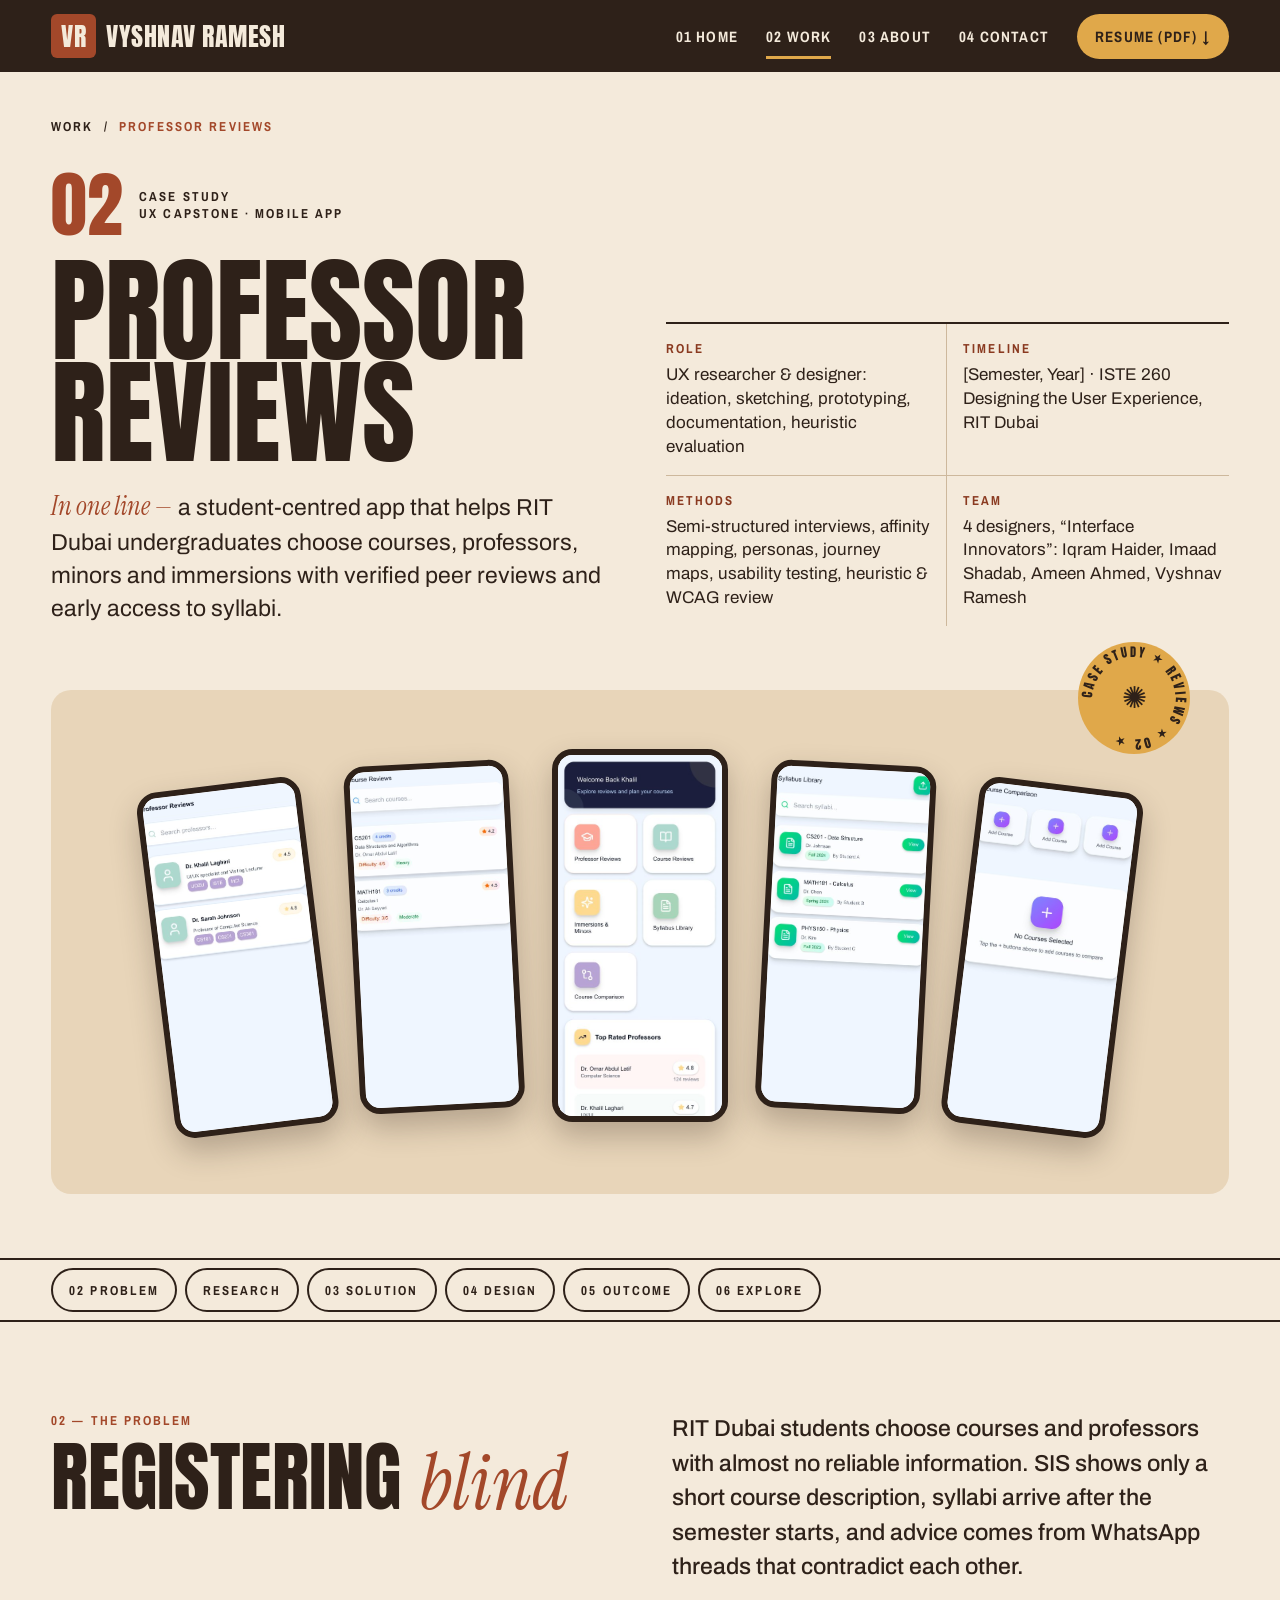
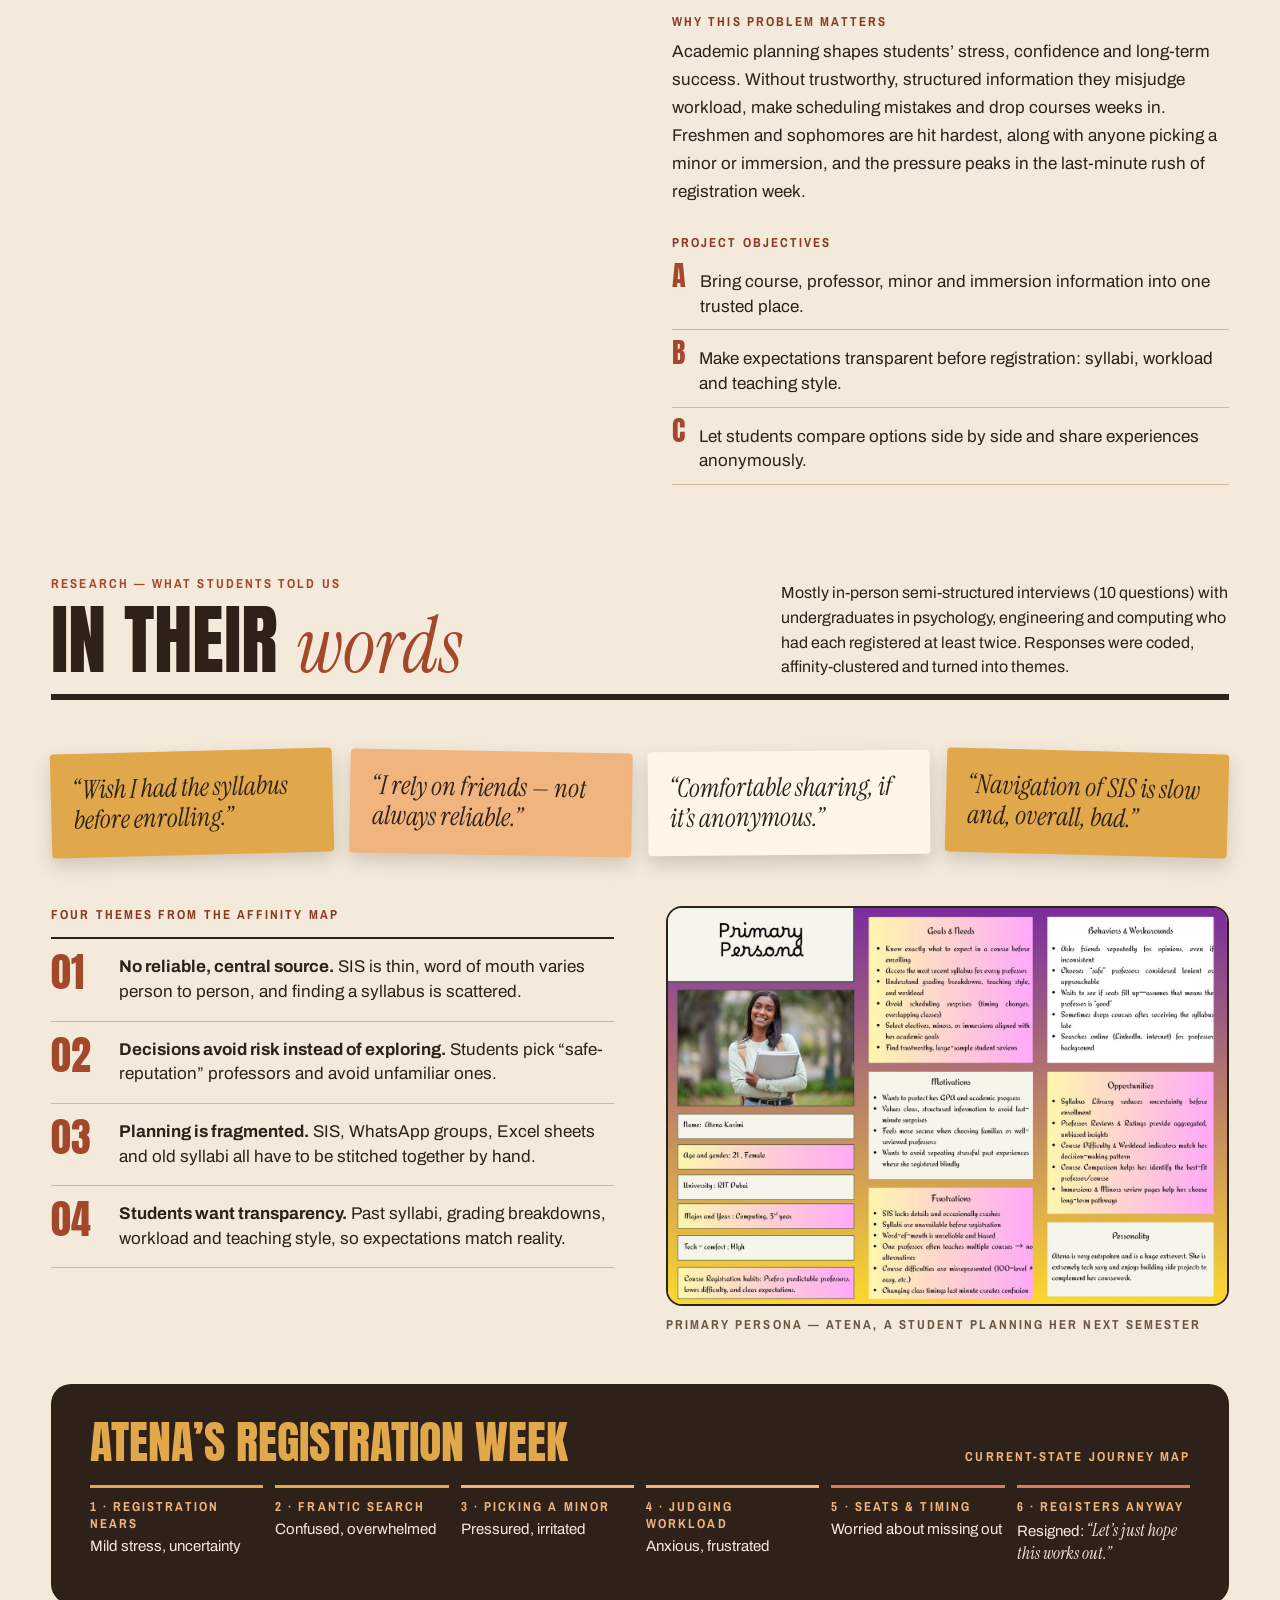
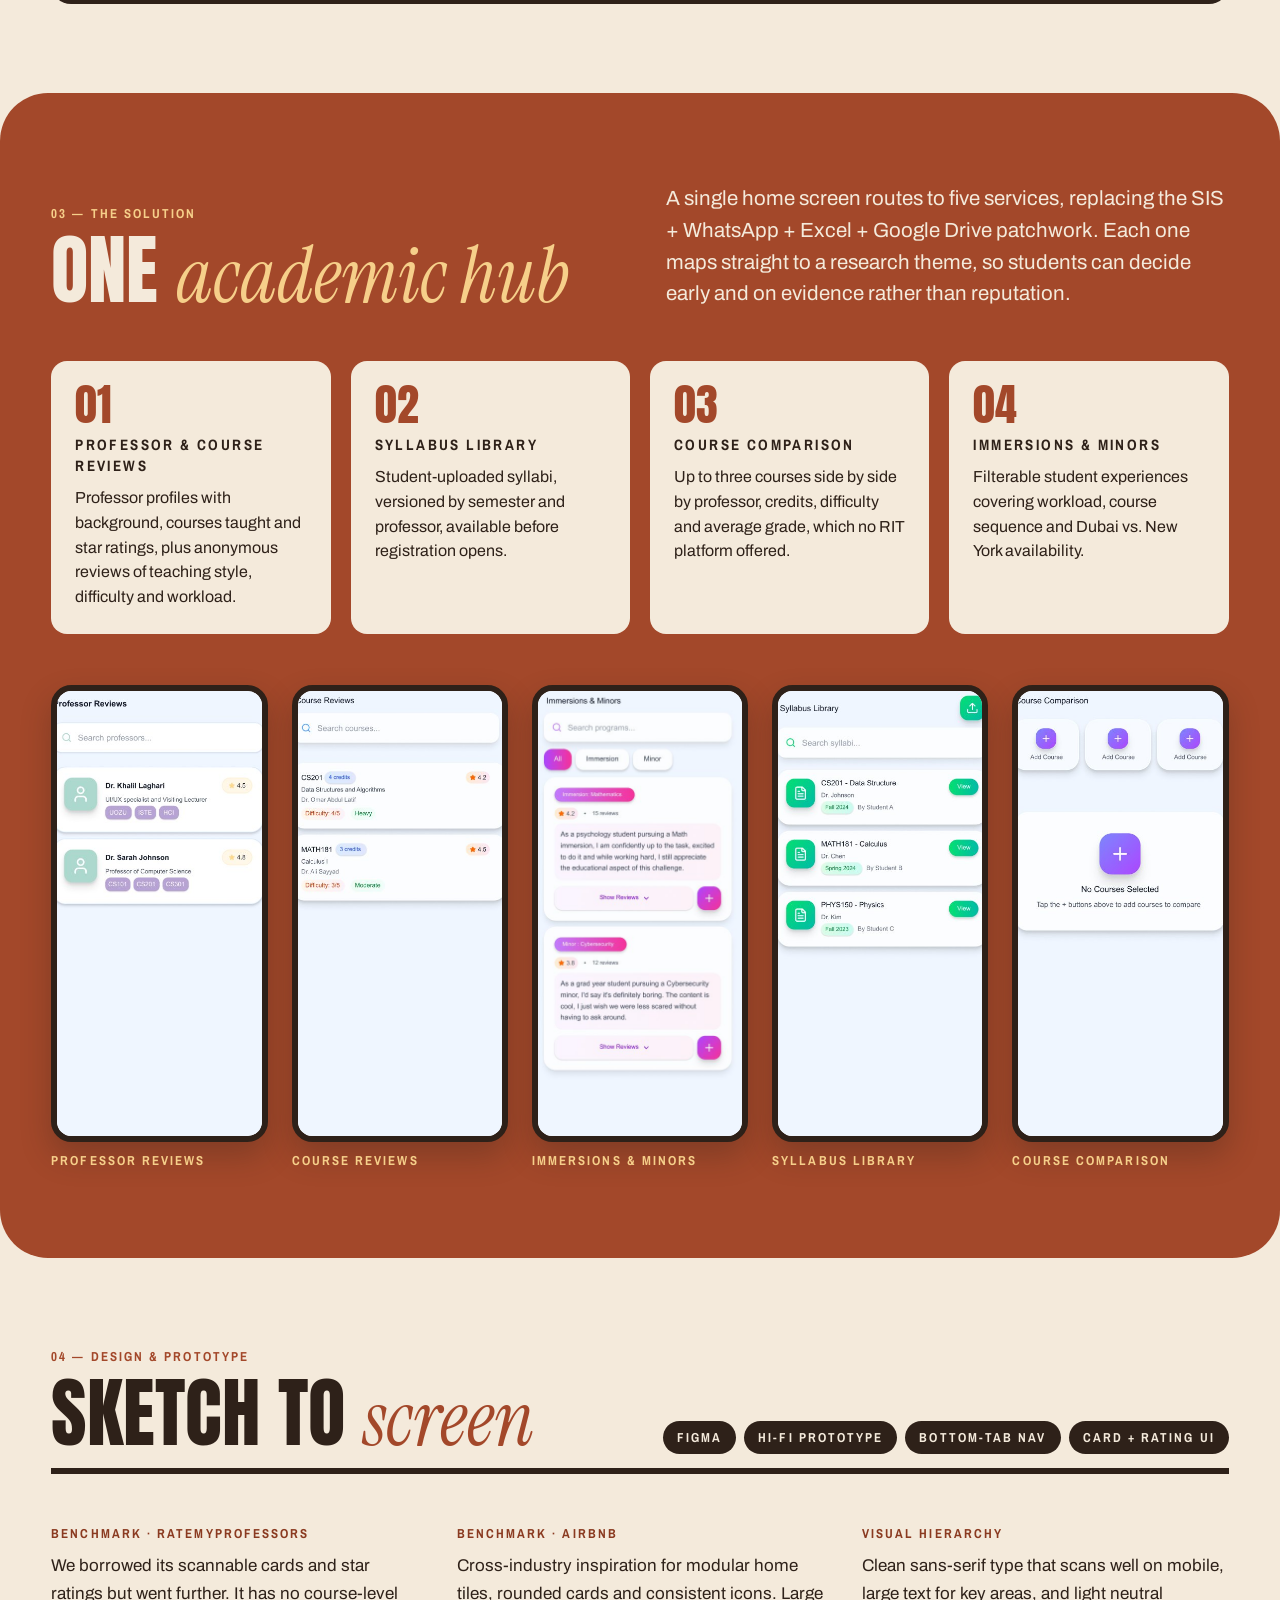
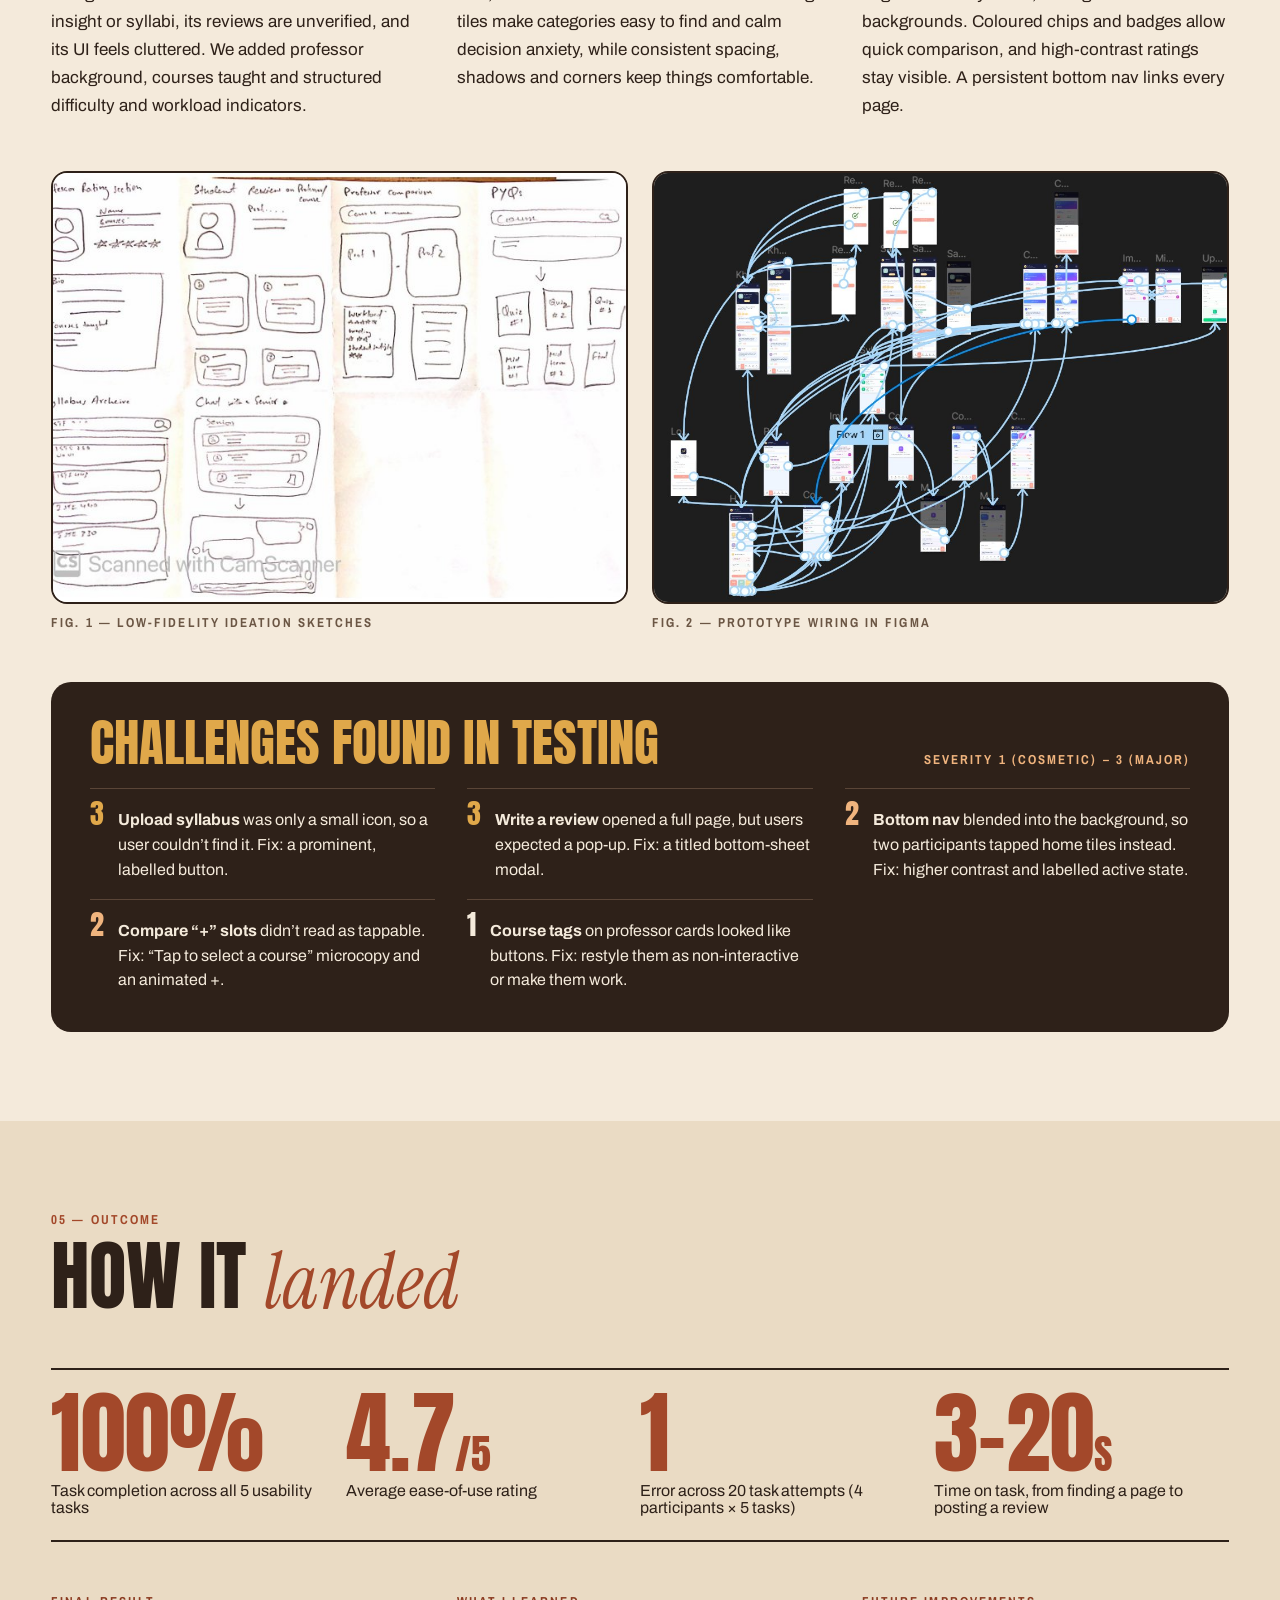
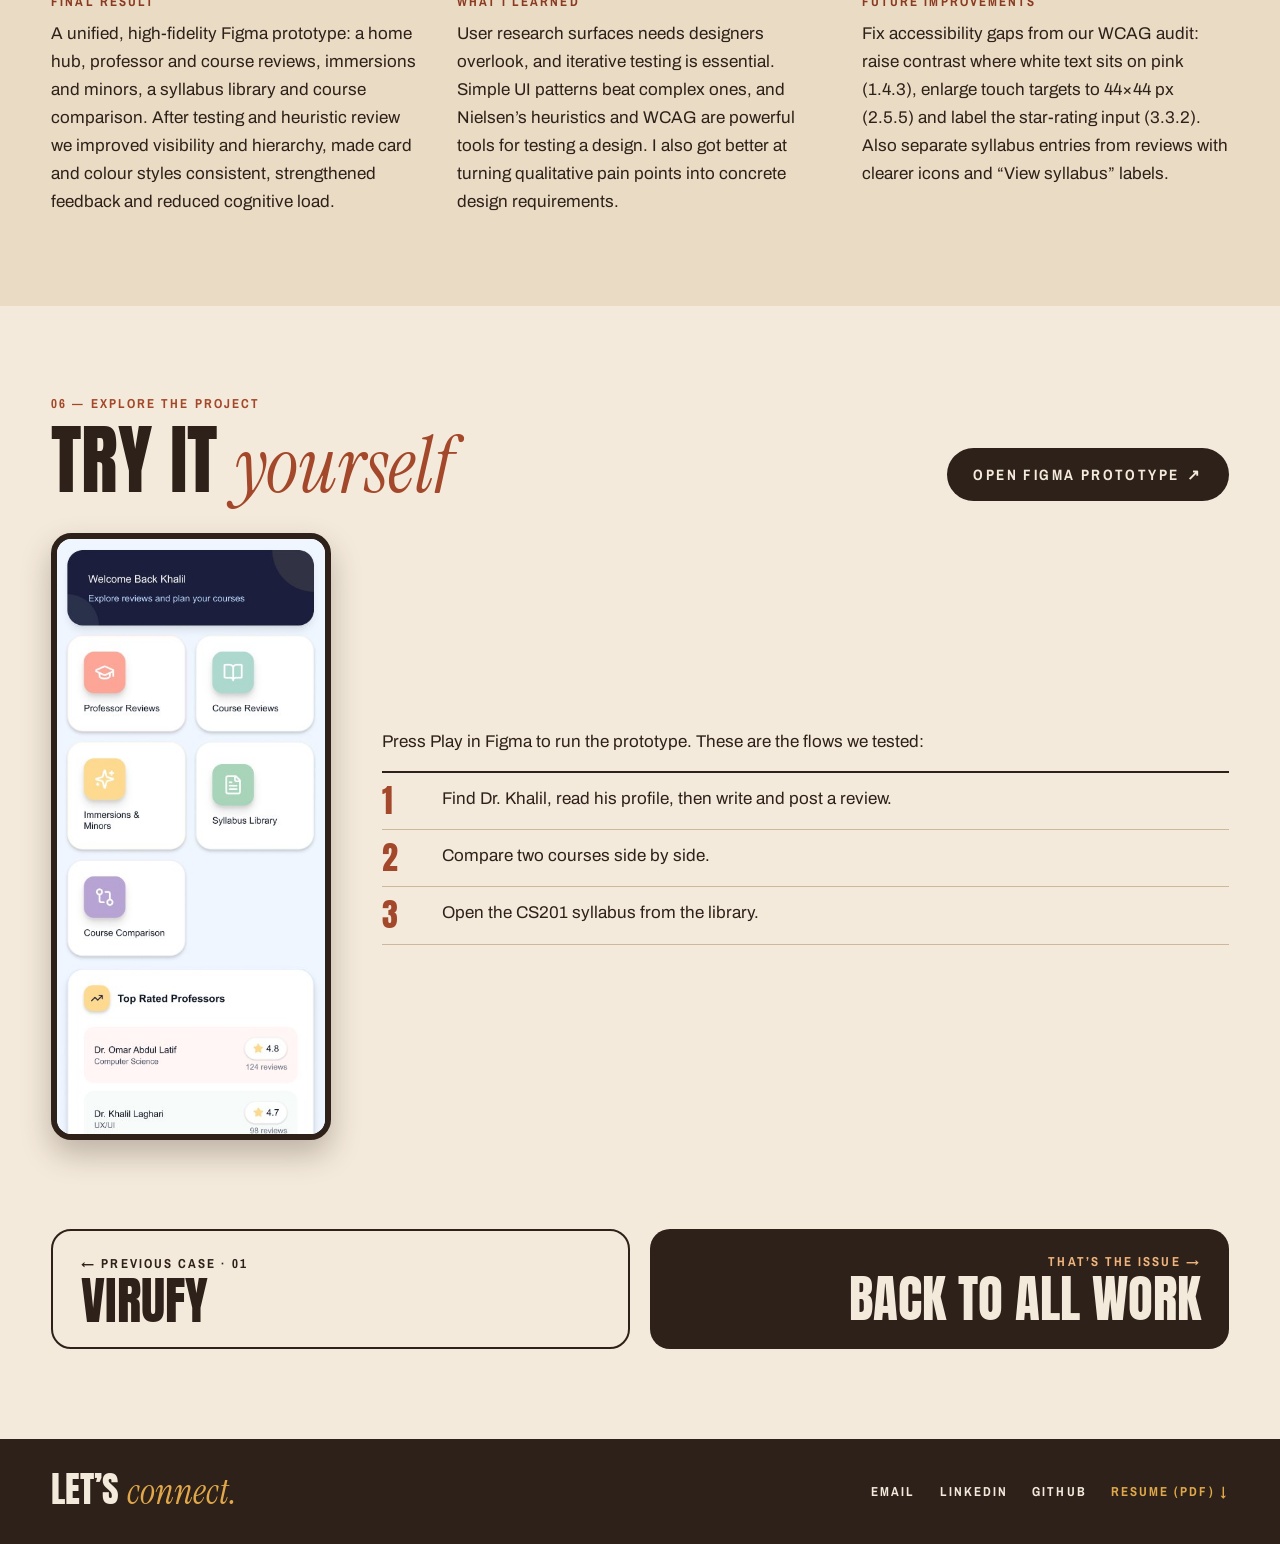
<file: professor-reviews.html>
<!doctype html>
<html lang="en">
<head>
<meta charset="utf-8">
<meta name="viewport" content="width=device-width, initial-scale=1">
<title>Professor Reviews — Case Study 02</title>
<meta name="description" content="Case study: Professor Reviews, a student-centred app for choosing courses and professors at RIT Dubai.">
<meta property="og:title" content="Professor Reviews — Case Study 02">
<meta property="og:description" content="Case study: Professor Reviews, a student-centred app for choosing courses and professors at RIT Dubai.">
<meta property="og:image" content="assets/vyshnav.jpg">
<link rel="icon" href="assets/vyshnav.jpg">
<link rel="preconnect" href="https://fonts.googleapis.com">
<link href="https://fonts.googleapis.com/css2?family=Anton&amp;family=Archivo:wght@400;500;600;700&amp;family=Archivo+Narrow:wght@500;600;700&amp;family=Instrument+Serif:ital@1&amp;display=swap" rel="stylesheet">
<style>
body{margin:0;background:#F4EADB}
a{color:#2E2119}a:hover{color:#A3482A}
.lbl{font-family:'Archivo Narrow',sans-serif;font-weight:700;font-size:13px;letter-spacing:.16em;text-transform:uppercase}
.disp{font-family:'Anton',sans-serif;font-weight:400;text-transform:uppercase;line-height:.88}
.ital{font-family:'Instrument Serif',serif;font-style:italic;font-weight:400;text-transform:none;letter-spacing:0}
.btn{transition:transform .25s ease, box-shadow .25s ease}
.btn:hover{transform:translate(-3px,-3px);box-shadow:5px 5px 0 #2E2119}
.ul{background-image:linear-gradient(currentColor,currentColor);background-size:0 2px;background-repeat:no-repeat;background-position:0 85%;transition:background-size .35s ease}
.ul:hover{background-size:100% 2px}
.pill{transition:background .25s, color .25s}
.pill:hover{background:#2E2119;color:#F4EADB}
.tile{transition:transform .5s cubic-bezier(.2,.7,.2,1)}
.tile:hover{transform:translateY(-6px) rotate(-.6deg)}
.arrow{display:inline-block;transition:transform .3s}
.btn:hover .arrow,.nx:hover .arrow{transform:translateX(8px)}
.nx:hover .arrow.back{transform:translateX(-8px)}
.phone{display:block;width:100%;aspect-ratio:9/19;object-fit:cover;object-position:top;border-radius:clamp(10px,1.6vw,22px);border:clamp(3px,.5vw,6px) solid #2E2119;box-sizing:border-box;background:#fff;box-shadow:0 14px 30px rgba(46,33,25,.28)}
@keyframes rise{from{opacity:0;transform:translateY(48px)}to{opacity:1;transform:none}}
.rise{animation:rise 1s cubic-bezier(.2,.7,.2,1) both}
@keyframes spin{to{transform:rotate(360deg)}}
.spin{animation:spin 20s linear infinite}
@keyframes float{0%,100%{translate:0 0}50%{translate:0 -12px}}
.float{animation:float 6s ease-in-out infinite}
@supports (animation-timeline: view()){.reveal{animation:rise linear both;animation-timeline:view();animation-range:entry 0% cover 28%}}
@media (prefers-reduced-motion: reduce){*{animation:none!important;transition:none!important}}
</style>
<style>html{scroll-behavior:smooth}</style>
</head>
<body>
<div style="--accent: #A3482A; background: #F4EADB; color: #2E2119; font-family: 'Archivo', system-ui, sans-serif; min-height: 100vh; overflow-x: clip">

<!-- NAV -->
<header style="background: #2E2119; color: #F4EADB">
<div style="max-width: 1440px; margin: 0 auto; padding: 0 clamp(16px, 4vw, 56px); display: flex; flex-wrap: wrap; align-items: center; justify-content: space-between; gap: 12px 32px; min-height: 72px">
<a href="index.html" style="font-family: 'Anton', sans-serif; font-size: 26px; letter-spacing: 0.02em; text-decoration: none; color: #F4EADB; display: flex; align-items: center; gap: 10px">
<span style="background: var(--accent); color: #F4EADB; padding: 2px 10px; border-radius: 6px">VR</span>
<span>VYSHNAV RAMESH</span>
</a>
<nav aria-label="Main" class="lbl" style="display: flex; flex-wrap: wrap; align-items: center; gap: 4px 28px; font-size: 15px; letter-spacing: 0.08em">
<a href="index.html" class="ul" style="color: #F4EADB; text-decoration: none; padding: 12px 0">01 Home</a>
<a href="index.html" aria-current="page" style="color: #F4EADB; text-decoration: none; border-bottom: 3px solid #E0A84A; padding: 12px 0 9px">02 Work</a>
<a href="index.html" class="ul" style="color: #F4EADB; text-decoration: none; padding: 12px 0">03 About</a>
<a href="#contact" class="ul" style="color: #F4EADB; text-decoration: none; padding: 12px 0">04 Contact</a>
<a href="assets/CV_Vyshnav_Ramesh.pdf" target="_blank" rel="noopener" class="btn" style="background: #E0A84A; color: #2E2119; text-decoration: none; padding: 12px 18px; min-height: 44px; box-sizing: border-box; display: inline-flex; align-items: center; border-radius: 999px">Resume (PDF) ↓</a>
</nav>
</div>
</header>

<!-- 01 INTRO -->
<section aria-labelledby="case-title" style="max-width: 1440px; margin: 0 auto; padding: 24px clamp(16px, 4vw, 56px) clamp(40px, 5vw, 72px)">
<nav aria-label="Breadcrumb" class="lbl" style="display: flex; gap: 10px; align-items: center; padding: 12px 0 28px">
<a href="index.html" class="ul" style="text-decoration: none; color: #2E2119; padding: 10px 0">Work</a>
<span aria-hidden="true">/</span>
<span style="color: var(--accent)">Professor Reviews</span>
</nav>
<div style="display: grid; grid-template-columns: repeat(auto-fit, minmax(min(100%, 480px), 1fr)); gap: clamp(28px, 4vw, 56px); align-items: end">
<div style="display: flex; flex-direction: column; gap: 24px">
<div class="rise" style="display: flex; align-items: center; gap: 16px">
<span class="disp" style="font-size: 72px; color: var(--accent)">02</span>
<span class="lbl">Case study<br>UX capstone · Mobile app</span>
</div>
<h1 id="case-title" class="disp rise" style="margin: 0; font-size: clamp(4rem, 9vw, 8.5rem); animation-delay: .15s">Professor<br>Reviews</h1>
<p class="rise" style="margin: 0; font-size: clamp(1.15rem, 1.8vw, 1.6rem); line-height: 1.45; max-width: 30em; animation-delay: .3s"><span class="ital" style="font-size: 1.15em; color: var(--accent)">In one line —</span> a student-centred app that helps RIT Dubai undergraduates choose courses, professors, minors and immersions with verified peer reviews and early access to syllabi.</p>
</div>
<dl class="rise" style="margin: 0; display: grid; grid-template-columns: repeat(2, minmax(0, 1fr)); border-top: 2px solid #2E2119; animation-delay: .45s">
<div style="padding: 16px 16px 16px 0; border-bottom: 1px solid #CDB89C; border-right: 1px solid #CDB89C"><dt class="lbl" style="color: #8A3A20">Role</dt><dd style="margin: 6px 0 0; font-size: 17px; line-height: 1.4">UX researcher &amp; designer: ideation, sketching, prototyping, documentation, heuristic evaluation</dd></div>
<div style="padding: 16px 0 16px 16px; border-bottom: 1px solid #CDB89C"><dt class="lbl" style="color: #8A3A20">Timeline</dt><dd style="margin: 6px 0 0; font-size: 17px; line-height: 1.4">[Semester, Year] · ISTE 260 Designing the User Experience, RIT Dubai</dd></div>
<div style="padding: 16px 16px 16px 0; border-right: 1px solid #CDB89C"><dt class="lbl" style="color: #8A3A20">Methods</dt><dd style="margin: 6px 0 0; font-size: 17px; line-height: 1.4">Semi-structured interviews, affinity mapping, personas, journey maps, usability testing, heuristic &amp; WCAG review</dd></div>
<div style="padding: 16px 0 16px 16px"><dt class="lbl" style="color: #8A3A20">Team</dt><dd style="margin: 6px 0 0; font-size: 17px; line-height: 1.4">4 designers, “Interface Innovators”: Iqram Haider, Imaad Shadab, Ameen Ahmed, Vyshnav Ramesh</dd></div>
</dl>
</div>
<div class="rise" style="position: relative; margin-top: clamp(40px, 5vw, 64px); animation-delay: .55s">
<div aria-label="Five screens from the high-fidelity prototype" role="img" style="background: #E8D5B9; aspect-ratio: 21 / 9; border-radius: 20px; overflow: hidden; display: flex; justify-content: center; align-items: flex-start; gap: 3%; padding-top: 5%; box-sizing: border-box">
<div class="float" style="width: 14%; transform: rotate(-7deg) translateY(10%)"><img class="phone" src="assets/pr-professor-reviews.jpg" alt=""></div>
<div class="float" style="width: 14%; transform: rotate(-3deg) translateY(4%); animation-delay: -1s"><img class="phone" src="assets/pr-course-reviews.jpg" alt=""></div>
<div class="float" style="width: 15%; animation-delay: -2s"><img class="phone" src="assets/pr-home.jpg" alt=""></div>
<div class="float" style="width: 14%; transform: rotate(3deg) translateY(4%); animation-delay: -3s"><img class="phone" src="assets/pr-syllabus.jpg" alt=""></div>
<div class="float" style="width: 14%; transform: rotate(7deg) translateY(10%); animation-delay: -4s"><img class="phone" src="assets/pr-compare.jpg" alt=""></div>
</div>
<div style="position: absolute; right: clamp(12px, 3vw, 40px); top: -48px; width: 112px; height: 112px; border-radius: 50%; background: #E0A84A; display: flex; align-items: center; justify-content: center">
<svg class="spin" viewBox="0 0 200 200" width="112" height="112" aria-hidden="true" style="position: absolute; inset: 0">
<defs><path id="p-circ" d="M100,100 m-74,0 a74,74 0 1,1 148,0 a74,74 0 1,1 -148,0"></path></defs>
<text font-family="Anton, sans-serif" font-size="22" letter-spacing="4" fill="#2E2119"><textPath href="#p-circ">CASE STUDY ★ REVIEWS ★ 02 ★ </textPath></text>
</svg>
<span aria-hidden="true" style="font-size: 30px; position: relative">✺</span>
</div>
</div>
</section>

<!-- STICKY IN-PAGE NAV -->
<nav aria-label="On this page" style="position: sticky; top: 0; z-index: 5; background: #F4EADB; border-top: 2px solid #2E2119; border-bottom: 2px solid #2E2119">
<div class="lbl" style="max-width: 1440px; margin: 0 auto; padding: 8px clamp(16px, 4vw, 56px); display: flex; flex-wrap: wrap; gap: 8px; align-items: center">
<a href="#problem" class="pill" style="text-decoration: none; color: #2E2119; border: 2px solid #2E2119; border-radius: 999px; padding: 10px 16px; min-height: 44px; box-sizing: border-box; display: inline-flex; align-items: center">02 Problem</a>
<a href="#research" class="pill" style="text-decoration: none; color: #2E2119; border: 2px solid #2E2119; border-radius: 999px; padding: 10px 16px; min-height: 44px; box-sizing: border-box; display: inline-flex; align-items: center">Research</a>
<a href="#solution" class="pill" style="text-decoration: none; color: #2E2119; border: 2px solid #2E2119; border-radius: 999px; padding: 10px 16px; min-height: 44px; box-sizing: border-box; display: inline-flex; align-items: center">03 Solution</a>
<a href="#technology" class="pill" style="text-decoration: none; color: #2E2119; border: 2px solid #2E2119; border-radius: 999px; padding: 10px 16px; min-height: 44px; box-sizing: border-box; display: inline-flex; align-items: center">04 Design</a>
<a href="#outcome" class="pill" style="text-decoration: none; color: #2E2119; border: 2px solid #2E2119; border-radius: 999px; padding: 10px 16px; min-height: 44px; box-sizing: border-box; display: inline-flex; align-items: center">05 Outcome</a>
<a href="#explore" class="pill" style="text-decoration: none; color: #2E2119; border: 2px solid #2E2119; border-radius: 999px; padding: 10px 16px; min-height: 44px; box-sizing: border-box; display: inline-flex; align-items: center">06 Explore</a>
</div>
</nav>

<!-- 02 PROBLEM -->
<section id="problem" aria-labelledby="problem-h" style="max-width: 1440px; margin: 0 auto; padding: clamp(56px, 7vw, 104px) clamp(16px, 4vw, 56px); display: grid; grid-template-columns: repeat(auto-fit, minmax(min(100%, 420px), 1fr)); gap: clamp(32px, 5vw, 72px)">
<div class="reveal">
<p class="lbl" style="margin: 0 0 14px; color: var(--accent)">02 — The problem</p>
<h2 id="problem-h" class="disp" style="margin: 0; font-size: clamp(3rem, 6vw, 5.5rem)">Registering <span class="ital" style="color: var(--accent)">blind</span></h2>
</div>
<div class="reveal" style="display: flex; flex-direction: column; gap: 28px">
<p style="margin: 0; font-size: clamp(1.2rem, 1.8vw, 1.55rem); line-height: 1.5; font-weight: 500">RIT Dubai students choose courses and professors with almost no reliable information. SIS shows only a short course description, syllabi arrive after the semester starts, and advice comes from WhatsApp threads that contradict each other.</p>
<div>
<h3 class="lbl" style="margin: 0 0 8px; color: #8A3A20">Why this problem matters</h3>
<p style="margin: 0; font-size: 17px; line-height: 1.65">Academic planning shapes students’ stress, confidence and long-term success. Without trustworthy, structured information they misjudge workload, make scheduling mistakes and drop courses weeks in. Freshmen and sophomores are hit hardest, along with anyone picking a minor or immersion, and the pressure peaks in the last-minute rush of registration week.</p>
</div>
<div>
<h3 class="lbl" style="margin: 0 0 12px; color: #8A3A20">Project objectives</h3>
<ol style="margin: 0; padding: 0; list-style: none; display: flex; flex-direction: column; gap: 10px">
<li style="display: flex; gap: 14px; align-items: baseline; font-size: 17px; line-height: 1.45; border-bottom: 1px solid #CDB89C; padding-bottom: 10px"><span class="disp" style="font-size: 28px; color: var(--accent)">A</span>Bring course, professor, minor and immersion information into one trusted place.</li>
<li style="display: flex; gap: 14px; align-items: baseline; font-size: 17px; line-height: 1.45; border-bottom: 1px solid #CDB89C; padding-bottom: 10px"><span class="disp" style="font-size: 28px; color: var(--accent)">B</span>Make expectations transparent before registration: syllabi, workload and teaching style.</li>
<li style="display: flex; gap: 14px; align-items: baseline; font-size: 17px; line-height: 1.45; border-bottom: 1px solid #CDB89C; padding-bottom: 10px"><span class="disp" style="font-size: 28px; color: var(--accent)">C</span>Let students compare options side by side and share experiences anonymously.</li>
</ol>
</div>
</div>
</section>

<!-- RESEARCH -->
<section id="research" aria-labelledby="research-h" style="max-width: 1440px; margin: 0 auto; padding: 0 clamp(16px, 4vw, 56px) clamp(56px, 7vw, 104px); display: flex; flex-direction: column; gap: clamp(32px, 4vw, 56px)">
<div class="reveal" style="display: flex; flex-wrap: wrap; align-items: flex-end; justify-content: space-between; gap: 20px; border-bottom: 6px solid #2E2119; padding-bottom: 14px">
<div>
<p class="lbl" style="margin: 0 0 14px; color: var(--accent)">Research — what students told us</p>
<h2 id="research-h" class="disp" style="margin: 0; font-size: clamp(3rem, 6vw, 5.5rem)">In their <span class="ital" style="color: var(--accent)">words</span></h2>
</div>
<p style="margin: 0; max-width: 28em; font-size: 16px; line-height: 1.55">Mostly in-person semi-structured interviews (10 questions) with undergraduates in psychology, engineering and computing who had each registered at least twice. Responses were coded, affinity-clustered and turned into themes.</p>
</div>

<div style="display: grid; grid-template-columns: repeat(auto-fit, minmax(min(100%, 240px), 1fr)); gap: 16px">
<blockquote class="tile reveal" style="margin: 0; background: #E0A84A; border-radius: 4px; padding: 22px; transform: rotate(-1.5deg); box-shadow: 0 8px 18px rgba(46,33,25,.18)"><p class="ital" style="margin: 0; font-size: 26px; line-height: 1.15">“Wish I had the syllabus before enrolling.”</p></blockquote>
<blockquote class="tile reveal" style="margin: 0; background: #F0B47E; border-radius: 4px; padding: 22px; transform: rotate(1deg); box-shadow: 0 8px 18px rgba(46,33,25,.18)"><p class="ital" style="margin: 0; font-size: 26px; line-height: 1.15">“I rely on friends — not always reliable.”</p></blockquote>
<blockquote class="tile reveal" style="margin: 0; background: #FFF6E8; border-radius: 4px; padding: 22px; transform: rotate(-.5deg); box-shadow: 0 8px 18px rgba(46,33,25,.18)"><p class="ital" style="margin: 0; font-size: 26px; line-height: 1.15">“Comfortable sharing, if it’s anonymous.”</p></blockquote>
<blockquote class="tile reveal" style="margin: 0; background: #E0A84A; border-radius: 4px; padding: 22px; transform: rotate(1.5deg); box-shadow: 0 8px 18px rgba(46,33,25,.18)"><p class="ital" style="margin: 0; font-size: 26px; line-height: 1.15">“Navigation of SIS is slow and, overall, bad.”</p></blockquote>
</div>

<div style="display: grid; grid-template-columns: repeat(auto-fit, minmax(min(100%, 420px), 1fr)); gap: clamp(24px, 4vw, 56px); align-items: start">
<div class="reveal">
<h3 class="lbl" style="margin: 0 0 14px; color: #8A3A20">Four themes from the affinity map</h3>
<ol style="margin: 0; padding: 0; list-style: none; border-top: 2px solid #2E2119">
<li style="display: grid; grid-template-columns: 56px minmax(0, 1fr); gap: 12px; padding: 16px 0; border-bottom: 1px solid #CDB89C"><span class="disp" style="font-size: 40px; color: var(--accent)">01</span><span style="font-size: 17px; line-height: 1.45"><strong>No reliable, central source.</strong> SIS is thin, word of mouth varies person to person, and finding a syllabus is scattered.</span></li>
<li style="display: grid; grid-template-columns: 56px minmax(0, 1fr); gap: 12px; padding: 16px 0; border-bottom: 1px solid #CDB89C"><span class="disp" style="font-size: 40px; color: var(--accent)">02</span><span style="font-size: 17px; line-height: 1.45"><strong>Decisions avoid risk instead of exploring.</strong> Students pick “safe-reputation” professors and avoid unfamiliar ones.</span></li>
<li style="display: grid; grid-template-columns: 56px minmax(0, 1fr); gap: 12px; padding: 16px 0; border-bottom: 1px solid #CDB89C"><span class="disp" style="font-size: 40px; color: var(--accent)">03</span><span style="font-size: 17px; line-height: 1.45"><strong>Planning is fragmented.</strong> SIS, WhatsApp groups, Excel sheets and old syllabi all have to be stitched together by hand.</span></li>
<li style="display: grid; grid-template-columns: 56px minmax(0, 1fr); gap: 12px; padding: 16px 0; border-bottom: 1px solid #CDB89C"><span class="disp" style="font-size: 40px; color: var(--accent)">04</span><span style="font-size: 17px; line-height: 1.45"><strong>Students want transparency.</strong> Past syllabi, grading breakdowns, workload and teaching style, so expectations match reality.</span></li>
</ol>
</div>
<figure class="reveal" style="margin: 0; display: flex; flex-direction: column; gap: 10px">
<img src="assets/pr-persona.jpg" alt="Primary persona board for Atena: goals and needs, motivations, frustrations and opportunities." style="display: block; width: 100%; border-radius: 16px; border: 2px solid #2E2119; box-sizing: border-box">
<figcaption class="lbl" style="color: #6B5644">Primary persona — Atena, a student planning her next semester</figcaption>
</figure>
</div>

<div class="reveal" style="background: #2E2119; color: #F4EADB; border-radius: 20px; padding: clamp(24px, 3vw, 40px); display: flex; flex-direction: column; gap: 20px">
<div style="display: flex; flex-wrap: wrap; justify-content: space-between; align-items: baseline; gap: 12px">
<h3 class="disp" style="margin: 0; font-size: clamp(2rem, 3.6vw, 3rem); color: #E0A84A">Atena’s registration week</h3>
<span class="lbl" style="color: #F0B47E">Current-state journey map</span>
</div>
<ol style="margin: 0; padding: 0; list-style: none; display: grid; grid-template-columns: repeat(auto-fit, minmax(min(100%, 150px), 1fr)); gap: 12px">
<li style="border-top: 3px solid #E0A84A; padding-top: 10px; display: flex; flex-direction: column; gap: 4px"><span class="lbl" style="color: #F0B47E">1 · Registration nears</span><span style="font-size: 15px; line-height: 1.4">Mild stress, uncertainty</span></li>
<li style="border-top: 3px solid #E0A84A; padding-top: 10px; display: flex; flex-direction: column; gap: 4px"><span class="lbl" style="color: #F0B47E">2 · Frantic search</span><span style="font-size: 15px; line-height: 1.4">Confused, overwhelmed</span></li>
<li style="border-top: 3px solid #F0B47E; padding-top: 10px; display: flex; flex-direction: column; gap: 4px"><span class="lbl" style="color: #F0B47E">3 · Picking a minor</span><span style="font-size: 15px; line-height: 1.4">Pressured, irritated</span></li>
<li style="border-top: 3px solid #F0B47E; padding-top: 10px; display: flex; flex-direction: column; gap: 4px"><span class="lbl" style="color: #F0B47E">4 · Judging workload</span><span style="font-size: 15px; line-height: 1.4">Anxious, frustrated</span></li>
<li style="border-top: 3px solid #E07B5A; padding-top: 10px; display: flex; flex-direction: column; gap: 4px"><span class="lbl" style="color: #F0B47E">5 · Seats &amp; timing</span><span style="font-size: 15px; line-height: 1.4">Worried about missing out</span></li>
<li style="border-top: 3px solid #E07B5A; padding-top: 10px; display: flex; flex-direction: column; gap: 4px"><span class="lbl" style="color: #F0B47E">6 · Registers anyway</span><span style="font-size: 15px; line-height: 1.4">Resigned: <span class="ital" style="font-size: 1.1em">“Let’s just hope this works out.”</span></span></li>
</ol>
</div>
</section>

<!-- 03 SOLUTION -->
<section id="solution" aria-labelledby="solution-h" style="background: var(--accent); color: #F4EADB; border-radius: clamp(24px, 4vw, 48px)">
<div style="max-width: 1440px; margin: 0 auto; padding: clamp(56px, 7vw, 104px) clamp(16px, 4vw, 56px); display: flex; flex-direction: column; gap: clamp(32px, 4vw, 56px)">
<div class="reveal" style="display: grid; grid-template-columns: repeat(auto-fit, minmax(min(100%, 420px), 1fr)); gap: clamp(24px, 4vw, 64px); align-items: end">
<div>
<p class="lbl" style="margin: 0 0 14px; color: #F6CF8A">03 — The solution</p>
<h2 id="solution-h" class="disp" style="margin: 0; font-size: clamp(3rem, 6vw, 5.5rem)">One <span class="ital" style="color: #F6CF8A">academic hub</span></h2>
</div>
<p style="margin: 0; font-size: clamp(1.1rem, 1.6vw, 1.35rem); line-height: 1.55">A single home screen routes to five services, replacing the SIS + WhatsApp + Excel + Google Drive patchwork. Each one maps straight to a research theme, so students can decide early and on evidence rather than reputation.</p>
</div>
<div style="display: grid; grid-template-columns: repeat(auto-fit, minmax(min(100%, 250px), 1fr)); gap: 20px">
<div class="tile reveal" style="background: #F4EADB; color: #2E2119; border-radius: 16px; padding: 24px; display: flex; flex-direction: column; gap: 10px"><span class="disp" style="font-size: 44px; color: var(--accent)">01</span><h3 class="lbl" style="margin: 0; font-size: 15px">Professor &amp; course reviews</h3><p style="margin: 0; font-size: 16px; line-height: 1.55">Professor profiles with background, courses taught and star ratings, plus anonymous reviews of teaching style, difficulty and workload.</p></div>
<div class="tile reveal" style="background: #F4EADB; color: #2E2119; border-radius: 16px; padding: 24px; display: flex; flex-direction: column; gap: 10px"><span class="disp" style="font-size: 44px; color: var(--accent)">02</span><h3 class="lbl" style="margin: 0; font-size: 15px">Syllabus library</h3><p style="margin: 0; font-size: 16px; line-height: 1.55">Student-uploaded syllabi, versioned by semester and professor, available before registration opens.</p></div>
<div class="tile reveal" style="background: #F4EADB; color: #2E2119; border-radius: 16px; padding: 24px; display: flex; flex-direction: column; gap: 10px"><span class="disp" style="font-size: 44px; color: var(--accent)">03</span><h3 class="lbl" style="margin: 0; font-size: 15px">Course comparison</h3><p style="margin: 0; font-size: 16px; line-height: 1.55">Up to three courses side by side by professor, credits, difficulty and average grade, which no RIT platform offered.</p></div>
<div class="tile reveal" style="background: #F4EADB; color: #2E2119; border-radius: 16px; padding: 24px; display: flex; flex-direction: column; gap: 10px"><span class="disp" style="font-size: 44px; color: var(--accent)">04</span><h3 class="lbl" style="margin: 0; font-size: 15px">Immersions &amp; minors</h3><p style="margin: 0; font-size: 16px; line-height: 1.55">Filterable student experiences covering workload, course sequence and Dubai vs. New York availability.</p></div>
</div>
<div style="display: grid; grid-template-columns: repeat(auto-fit, minmax(min(100%, 170px), 1fr)); gap: clamp(14px, 2vw, 24px)">
<figure class="tile reveal" style="margin: 0; display: flex; flex-direction: column; gap: 10px"><img class="phone" src="assets/pr-professor-reviews.jpg" alt="Professor Reviews screen: searchable list of professors with ratings and course tags."><figcaption class="lbl" style="color: #F6CF8A">Professor reviews</figcaption></figure>
<figure class="tile reveal" style="margin: 0; display: flex; flex-direction: column; gap: 10px"><img class="phone" src="assets/pr-course-reviews.jpg" alt="Course Reviews screen: courses with credits, rating and difficulty badges."><figcaption class="lbl" style="color: #F6CF8A">Course reviews</figcaption></figure>
<figure class="tile reveal" style="margin: 0; display: flex; flex-direction: column; gap: 10px"><img class="phone" src="assets/pr-immersions.jpg" alt="Immersions and Minors screen: filter chips and student experience cards."><figcaption class="lbl" style="color: #F6CF8A">Immersions &amp; minors</figcaption></figure>
<figure class="tile reveal" style="margin: 0; display: flex; flex-direction: column; gap: 10px"><img class="phone" src="assets/pr-syllabus.jpg" alt="Syllabus Library screen: syllabi listed by course, professor and semester with View buttons."><figcaption class="lbl" style="color: #F6CF8A">Syllabus library</figcaption></figure>
<figure class="tile reveal" style="margin: 0; display: flex; flex-direction: column; gap: 10px"><img class="phone" src="assets/pr-compare.jpg" alt="Course Comparison screen: three Add Course slots."><figcaption class="lbl" style="color: #F6CF8A">Course comparison</figcaption></figure>
</div>
</div>
</section>

<!-- 04 DESIGN -->
<section id="technology" aria-labelledby="tech-h" style="max-width: 1440px; margin: 0 auto; padding: clamp(56px, 7vw, 104px) clamp(16px, 4vw, 56px); display: flex; flex-direction: column; gap: clamp(32px, 4vw, 56px)">
<div class="reveal" style="display: flex; flex-wrap: wrap; align-items: flex-end; justify-content: space-between; gap: 20px; border-bottom: 6px solid #2E2119; padding-bottom: 14px">
<div>
<p class="lbl" style="margin: 0 0 14px; color: var(--accent)">04 — Design &amp; prototype</p>
<h2 id="tech-h" class="disp" style="margin: 0; font-size: clamp(3rem, 6vw, 5.5rem)">Sketch to <span class="ital" style="color: var(--accent)">screen</span></h2>
</div>
<ul class="lbl" style="margin: 0; padding: 0; list-style: none; display: flex; flex-wrap: wrap; gap: 8px">
<li style="background: #2E2119; color: #F4EADB; border-radius: 999px; padding: 8px 14px">Figma</li>
<li style="background: #2E2119; color: #F4EADB; border-radius: 999px; padding: 8px 14px">Hi-fi prototype</li>
<li style="background: #2E2119; color: #F4EADB; border-radius: 999px; padding: 8px 14px">Bottom-tab nav</li>
<li style="background: #2E2119; color: #F4EADB; border-radius: 999px; padding: 8px 14px">Card + rating UI</li>
</ul>
</div>

<div style="display: grid; grid-template-columns: repeat(auto-fit, minmax(min(100%, 320px), 1fr)); gap: clamp(24px, 3vw, 48px)">
<div class="reveal"><h3 class="lbl" style="margin: 0 0 10px; color: #8A3A20">Benchmark · RateMyProfessors</h3><p style="margin: 0; font-size: 17px; line-height: 1.65">We borrowed its scannable cards and star ratings but went further. It has no course-level insight or syllabi, its reviews are unverified, and its UI feels cluttered. We added professor background, courses taught and structured difficulty and workload indicators.</p></div>
<div class="reveal"><h3 class="lbl" style="margin: 0 0 10px; color: #8A3A20">Benchmark · Airbnb</h3><p style="margin: 0; font-size: 17px; line-height: 1.65">Cross-industry inspiration for modular home tiles, rounded cards and consistent icons. Large tiles make categories easy to find and calm decision anxiety, while consistent spacing, shadows and corners keep things comfortable.</p></div>
<div class="reveal"><h3 class="lbl" style="margin: 0 0 10px; color: #8A3A20">Visual hierarchy</h3><p style="margin: 0; font-size: 17px; line-height: 1.65">Clean sans-serif type that scans well on mobile, large text for key areas, and light neutral backgrounds. Coloured chips and badges allow quick comparison, and high-contrast ratings stay visible. A persistent bottom nav links every page.</p></div>
</div>

<div style="display: grid; grid-template-columns: repeat(auto-fit, minmax(min(100%, 420px), 1fr)); gap: 24px">
<figure class="reveal" style="margin: 0; display: flex; flex-direction: column; gap: 10px">
<img src="assets/pr-sketches.jpg" alt="Hand-drawn low-fidelity ideation sketches of the app screens." style="display: block; width: 100%; aspect-ratio: 4 / 3; object-fit: cover; border-radius: 16px; border: 2px solid #2E2119; box-sizing: border-box; background: #fff">
<figcaption class="lbl" style="color: #6B5644">Fig. 1 — Low-fidelity ideation sketches</figcaption>
</figure>
<figure class="reveal" style="margin: 0; display: flex; flex-direction: column; gap: 10px">
<img src="assets/pr-prototype-flow.jpg" alt="Figma prototype canvas showing all screens and the connections between them." style="display: block; width: 100%; aspect-ratio: 4 / 3; object-fit: cover; border-radius: 16px; border: 2px solid #2E2119; box-sizing: border-box; background: #1E1E1E">
<figcaption class="lbl" style="color: #6B5644">Fig. 2 — Prototype wiring in Figma</figcaption>
</figure>
</div>

<div class="reveal" style="background: #2E2119; color: #F4EADB; border-radius: 20px; padding: clamp(24px, 3vw, 40px); display: flex; flex-direction: column; gap: 20px">
<div style="display: flex; flex-wrap: wrap; justify-content: space-between; align-items: baseline; gap: 12px">
<h3 class="disp" style="margin: 0; font-size: clamp(2.2rem, 4vw, 3.4rem); color: #E0A84A">Challenges found in testing</h3>
<span class="lbl" style="color: #F0B47E">Severity 1 (cosmetic) – 3 (major)</span>
</div>
<ul style="margin: 0; padding: 0; list-style: none; display: grid; grid-template-columns: repeat(auto-fit, minmax(min(100%, 300px), 1fr)); gap: 16px 32px">
<li style="display: flex; gap: 14px; align-items: baseline; border-top: 1px solid #5A4537; padding-top: 12px; font-size: 16px; line-height: 1.55"><span class="disp" style="font-size: 28px; color: #E0A84A">3</span><span><strong>Upload syllabus</strong> was only a small icon, so a user couldn’t find it. Fix: a prominent, labelled button.</span></li>
<li style="display: flex; gap: 14px; align-items: baseline; border-top: 1px solid #5A4537; padding-top: 12px; font-size: 16px; line-height: 1.55"><span class="disp" style="font-size: 28px; color: #E0A84A">3</span><span><strong>Write a review</strong> opened a full page, but users expected a pop-up. Fix: a titled bottom-sheet modal.</span></li>
<li style="display: flex; gap: 14px; align-items: baseline; border-top: 1px solid #5A4537; padding-top: 12px; font-size: 16px; line-height: 1.55"><span class="disp" style="font-size: 28px; color: #F0B47E">2</span><span><strong>Bottom nav</strong> blended into the background, so two participants tapped home tiles instead. Fix: higher contrast and labelled active state.</span></li>
<li style="display: flex; gap: 14px; align-items: baseline; border-top: 1px solid #5A4537; padding-top: 12px; font-size: 16px; line-height: 1.55"><span class="disp" style="font-size: 28px; color: #F0B47E">2</span><span><strong>Compare “+” slots</strong> didn’t read as tappable. Fix: “Tap to select a course” microcopy and an animated +.</span></li>
<li style="display: flex; gap: 14px; align-items: baseline; border-top: 1px solid #5A4537; padding-top: 12px; font-size: 16px; line-height: 1.55"><span class="disp" style="font-size: 28px; color: #F4EADB">1</span><span><strong>Course tags</strong> on professor cards looked like buttons. Fix: restyle them as non-interactive or make them work.</span></li>
</ul>
</div>
</section>

<!-- 05 OUTCOME -->
<section id="outcome" aria-labelledby="outcome-h" style="background: #EADBC4">
<div style="max-width: 1440px; margin: 0 auto; padding: clamp(56px, 7vw, 104px) clamp(16px, 4vw, 56px); display: flex; flex-direction: column; gap: clamp(32px, 4vw, 56px)">
<div class="reveal">
<p class="lbl" style="margin: 0 0 14px; color: var(--accent)">05 — Outcome</p>
<h2 id="outcome-h" class="disp" style="margin: 0; font-size: clamp(3rem, 6vw, 5.5rem)">How it <span class="ital" style="color: var(--accent)">landed</span></h2>
</div>
<div style="display: grid; grid-template-columns: repeat(auto-fit, minmax(min(100%, 220px), 1fr)); gap: 0; border-top: 2px solid #2E2119">
<div class="reveal" style="padding: 24px 24px 24px 0; border-bottom: 2px solid #2E2119"><span class="disp" style="font-size: clamp(3.5rem, 7vw, 6rem); color: var(--accent)">100%</span><p style="margin: 8px 0 0; font-size: 16px">Task completion across all 5 usability tasks</p></div>
<div class="reveal" style="padding: 24px 24px 24px 0; border-bottom: 2px solid #2E2119"><span class="disp" style="font-size: clamp(3.5rem, 7vw, 6rem); color: var(--accent)">4.7<span style="font-size: .45em">/5</span></span><p style="margin: 8px 0 0; font-size: 16px">Average ease-of-use rating</p></div>
<div class="reveal" style="padding: 24px 24px 24px 0; border-bottom: 2px solid #2E2119"><span class="disp" style="font-size: clamp(3.5rem, 7vw, 6rem); color: var(--accent)">1</span><p style="margin: 8px 0 0; font-size: 16px">Error across 20 task attempts (4 participants × 5 tasks)</p></div>
<div class="reveal" style="padding: 24px 24px 24px 0; border-bottom: 2px solid #2E2119"><span class="disp" style="font-size: clamp(3.5rem, 7vw, 6rem); color: var(--accent)">3–20<span style="font-size: .45em">s</span></span><p style="margin: 8px 0 0; font-size: 16px">Time on task, from finding a page to posting a review</p></div>
</div>
<div style="display: grid; grid-template-columns: repeat(auto-fit, minmax(min(100%, 320px), 1fr)); gap: clamp(24px, 3vw, 48px)">
<div class="reveal"><h3 class="lbl" style="margin: 0 0 10px; color: #8A3A20">Final result</h3><p style="margin: 0; font-size: 17px; line-height: 1.65">A unified, high-fidelity Figma prototype: a home hub, professor and course reviews, immersions and minors, a syllabus library and course comparison. After testing and heuristic review we improved visibility and hierarchy, made card and colour styles consistent, strengthened feedback and reduced cognitive load.</p></div>
<div class="reveal"><h3 class="lbl" style="margin: 0 0 10px; color: #8A3A20">What I learned</h3><p style="margin: 0; font-size: 17px; line-height: 1.65">User research surfaces needs designers overlook, and iterative testing is essential. Simple UI patterns beat complex ones, and Nielsen’s heuristics and WCAG are powerful tools for testing a design. I also got better at turning qualitative pain points into concrete design requirements.</p></div>
<div class="reveal"><h3 class="lbl" style="margin: 0 0 10px; color: #8A3A20">Future improvements</h3><p style="margin: 0; font-size: 17px; line-height: 1.65">Fix accessibility gaps from our WCAG audit: raise contrast where white text sits on pink (1.4.3), enlarge touch targets to 44×44 px (2.5.5) and label the star-rating input (3.3.2). Also separate syllabus entries from reviews with clearer icons and “View syllabus” labels.</p></div>
</div>
</div>
</section>

<!-- 06 EXPLORE -->


<!-- PREV / NEXT -->
<section id="explore" aria-labelledby="explore-h" style="max-width: 1440px; margin: 0 auto; padding: clamp(56px, 7vw, 104px) clamp(16px, 4vw, 56px); display: flex; flex-direction: column; gap: 32px">
<div class="reveal" style="display: flex; flex-wrap: wrap; align-items: flex-end; justify-content: space-between; gap: 20px">
<div>
<p class="lbl" style="margin: 0 0 14px; color: var(--accent)">06 — Explore the project</p>
<h2 id="explore-h" class="disp" style="margin: 0; font-size: clamp(3rem, 6vw, 5.5rem)">Try it <span class="ital" style="color: var(--accent)">yourself</span></h2>
</div>
<a href="https://www.figma.com/design/pbgQNNUA4xSpjly1WGovsp/ISTE260_FINAL_PROTOTYPE?m=auto&amp;t=7S8sI244bThS6MG3-6" class="btn lbl" style="background: #2E2119; color: #F4EADB; text-decoration: none; font-size: 15px; padding: 16px 26px; min-height: 52px; box-sizing: border-box; display: inline-flex; align-items: center; gap: 8px; border-radius: 999px">Open Figma prototype <span class="arrow">↗</span></a>
</div>
<div style="display: flex; flex-wrap: wrap; gap: clamp(24px, 4vw, 56px); align-items: center; justify-content: center">
<div class="reveal" style="flex: 0 1 280px; max-width: 280px"><img class="phone float" src="assets/pr-home.jpg" alt="Home screen: welcome banner, five service tiles, top-rated professors and community stats." style="aspect-ratio: 9 / 19.5"></div>
<div class="reveal" style="display: flex; flex-direction: column; gap: 16px; flex: 999 1 420px; min-width: 0">
<p style="margin: 0; font-size: 17px; line-height: 1.6">Press Play in Figma to run the prototype. These are the flows we tested:</p>
<ol style="margin: 0; padding: 0; list-style: none; border-top: 2px solid #2E2119">
<li style="display: grid; grid-template-columns: 48px minmax(0, 1fr); gap: 12px; padding: 14px 0; border-bottom: 1px solid #CDB89C; font-size: 17px; line-height: 1.45"><span class="disp" style="font-size: 32px; color: var(--accent)">1</span>Find Dr. Khalil, read his profile, then write and post a review.</li>
<li style="display: grid; grid-template-columns: 48px minmax(0, 1fr); gap: 12px; padding: 14px 0; border-bottom: 1px solid #CDB89C; font-size: 17px; line-height: 1.45"><span class="disp" style="font-size: 32px; color: var(--accent)">2</span>Compare two courses side by side.</li>
<li style="display: grid; grid-template-columns: 48px minmax(0, 1fr); gap: 12px; padding: 14px 0; border-bottom: 1px solid #CDB89C; font-size: 17px; line-height: 1.45"><span class="disp" style="font-size: 32px; color: var(--accent)">3</span>Open the CS201 syllabus from the library.</li>
</ol>
</div>
</div>
</section><nav aria-label="More projects" style="max-width: 1440px; margin: 0 auto; padding: 0 clamp(16px, 4vw, 56px) clamp(56px, 7vw, 96px); display: grid; grid-template-columns: repeat(auto-fit, minmax(min(100%, 320px), 1fr)); gap: 20px">
<a href="virufy.html" class="nx" style="text-decoration: none; color: #2E2119; border: 2px solid #2E2119; border-radius: 20px; padding: 24px 28px; display: flex; flex-direction: column; gap: 6px"><span class="lbl"><span class="arrow back">←</span> Previous case · 01</span><span class="disp" style="font-size: clamp(2rem, 4vw, 3.2rem)">Virufy</span></a>
<a href="index.html" class="nx" style="text-decoration: none; color: #F4EADB; background: #2E2119; border-radius: 20px; padding: 24px 28px; display: flex; flex-direction: column; gap: 6px; text-align: right"><span class="lbl" style="color: #F0B47E">That’s the issue <span class="arrow">→</span></span><span class="disp" style="font-size: clamp(2rem, 4vw, 3.2rem)">Back to all work</span></a>
</nav>

<!-- CONTACT -->
<footer id="contact" style="background: #2E2119; color: #F4EADB">
<div style="max-width: 1440px; margin: 0 auto; padding: 32px clamp(16px, 4vw, 56px); display: flex; flex-wrap: wrap; align-items: center; justify-content: space-between; gap: 16px 32px">
<span class="disp" style="font-size: 36px">Let’s <span class="ital" style="color: #E0A84A">connect.</span></span>
<div class="lbl" style="display: flex; flex-wrap: wrap; gap: 4px 24px">
<a href="mailto:vyshnavramesh2005@gmail.com" class="ul" style="color: #F4EADB; text-decoration: none; padding: 12px 0">Email</a>
<a href="https://www.linkedin.com/in/vyshnav-ramesh-747388252/" target="_blank" rel="noopener" class="ul" style="color: #F4EADB; text-decoration: none; padding: 12px 0">LinkedIn</a>
<a href="https://github.com/Vyshnav-Ramesh" target="_blank" rel="noopener" class="ul" style="color: #F4EADB; text-decoration: none; padding: 12px 0">GitHub</a>
<a id="resume" href="assets/CV_Vyshnav_Ramesh.pdf" target="_blank" rel="noopener" class="ul" style="color: #E0A84A; text-decoration: none; padding: 12px 0">Resume (PDF) ↓</a>
</div>
</div>
</footer>

</div>
</body>
</html>
</file>
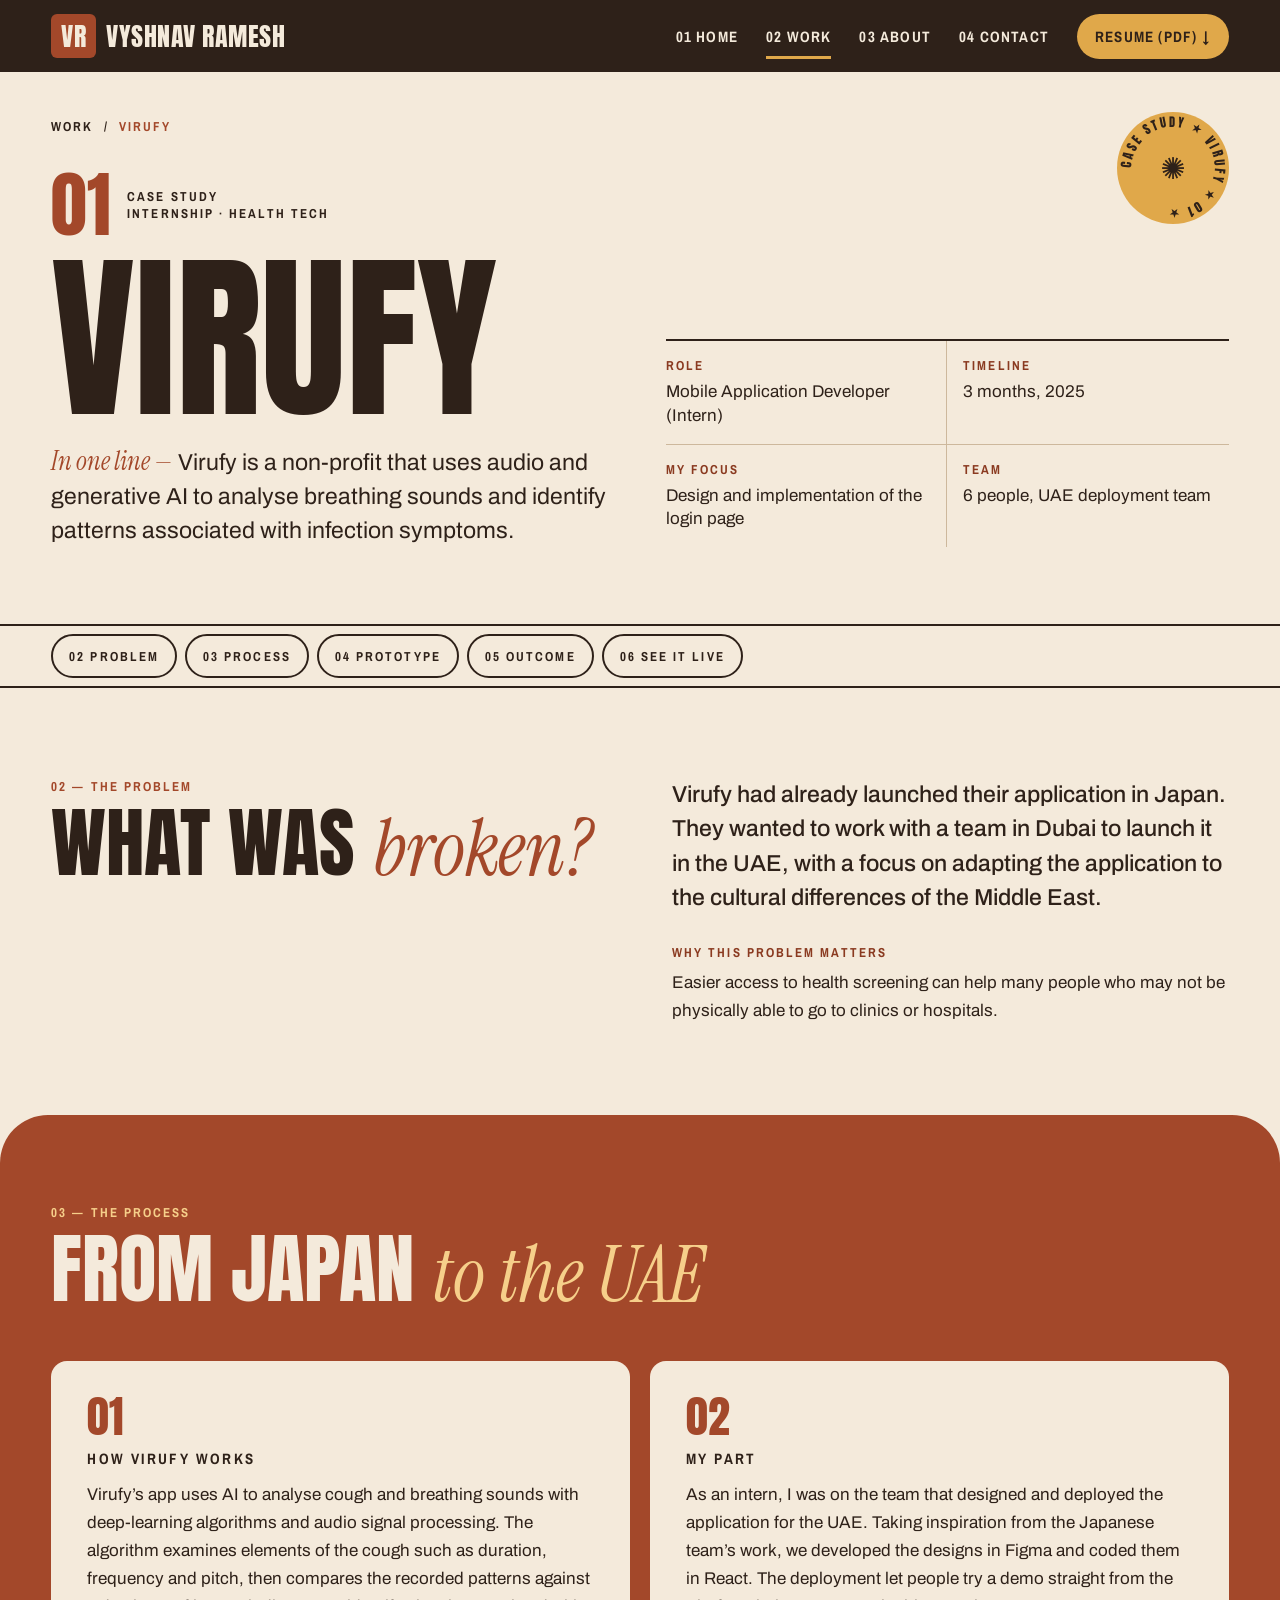
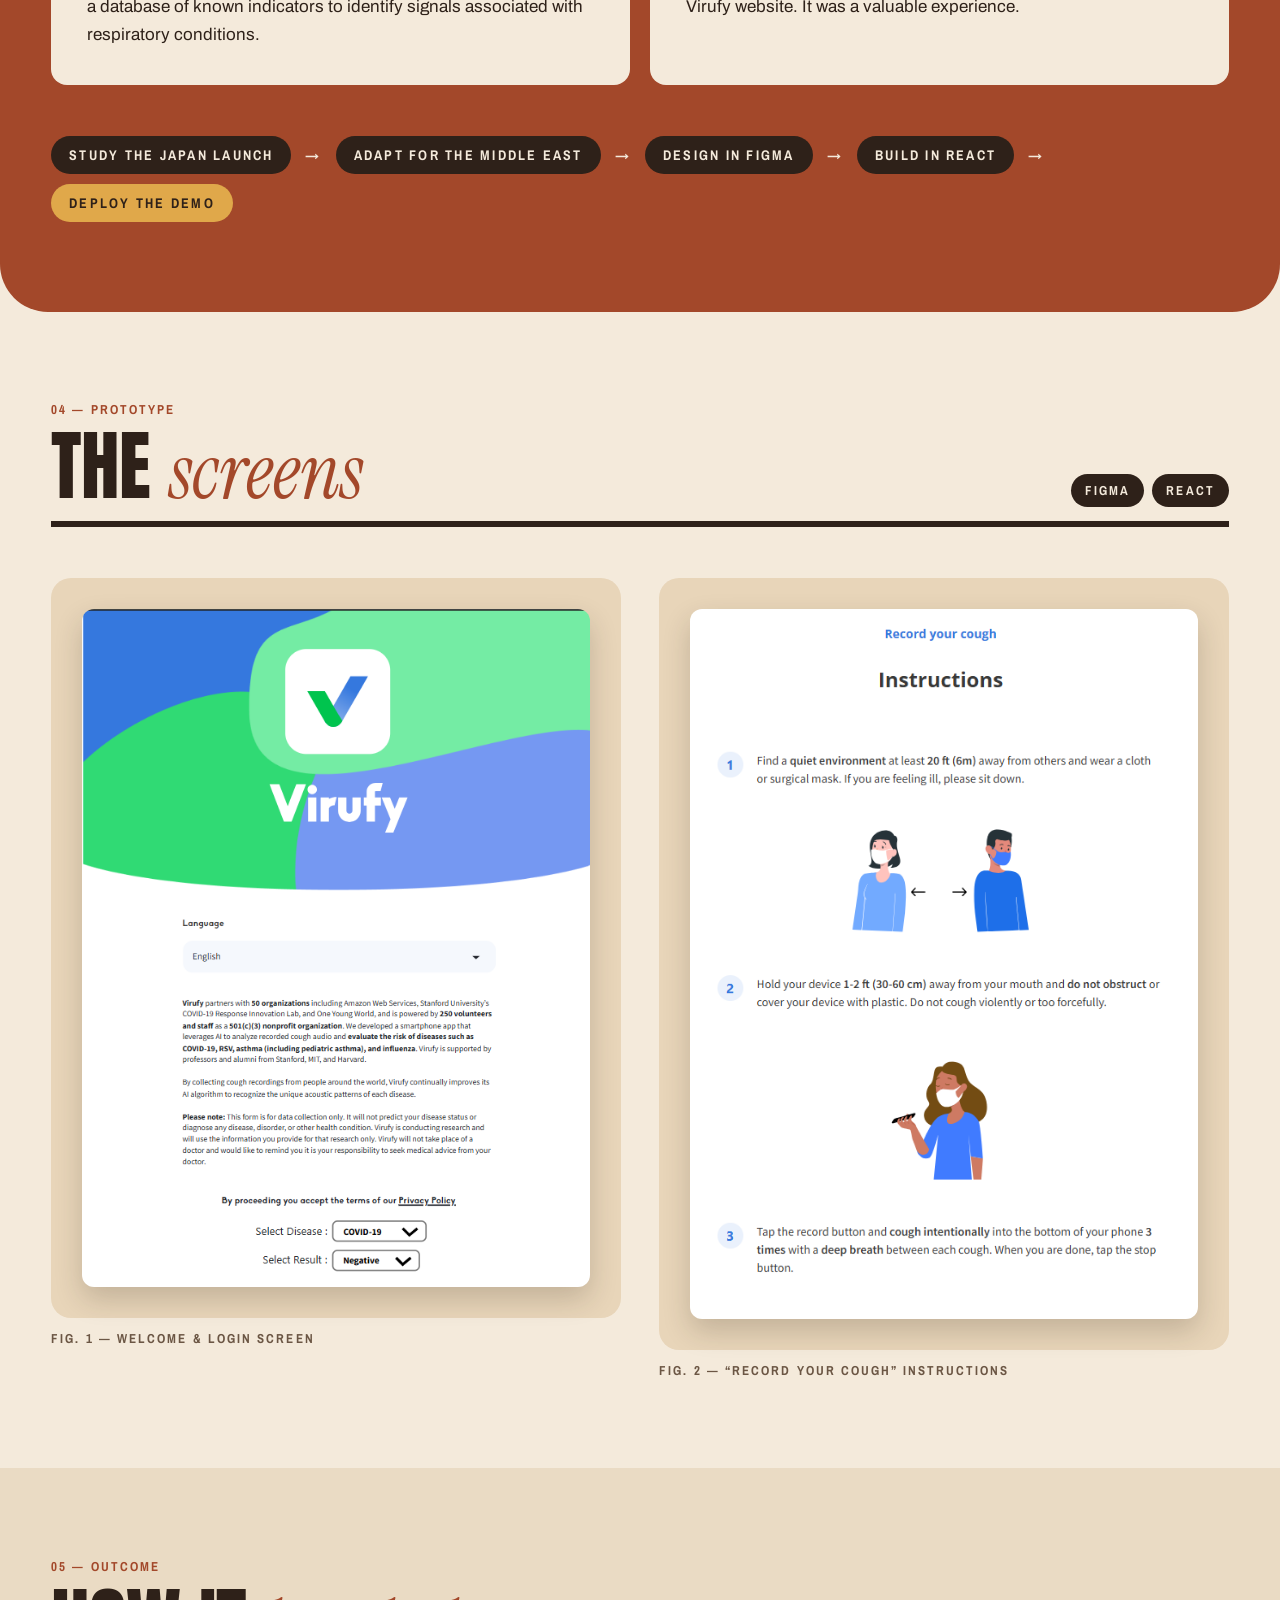
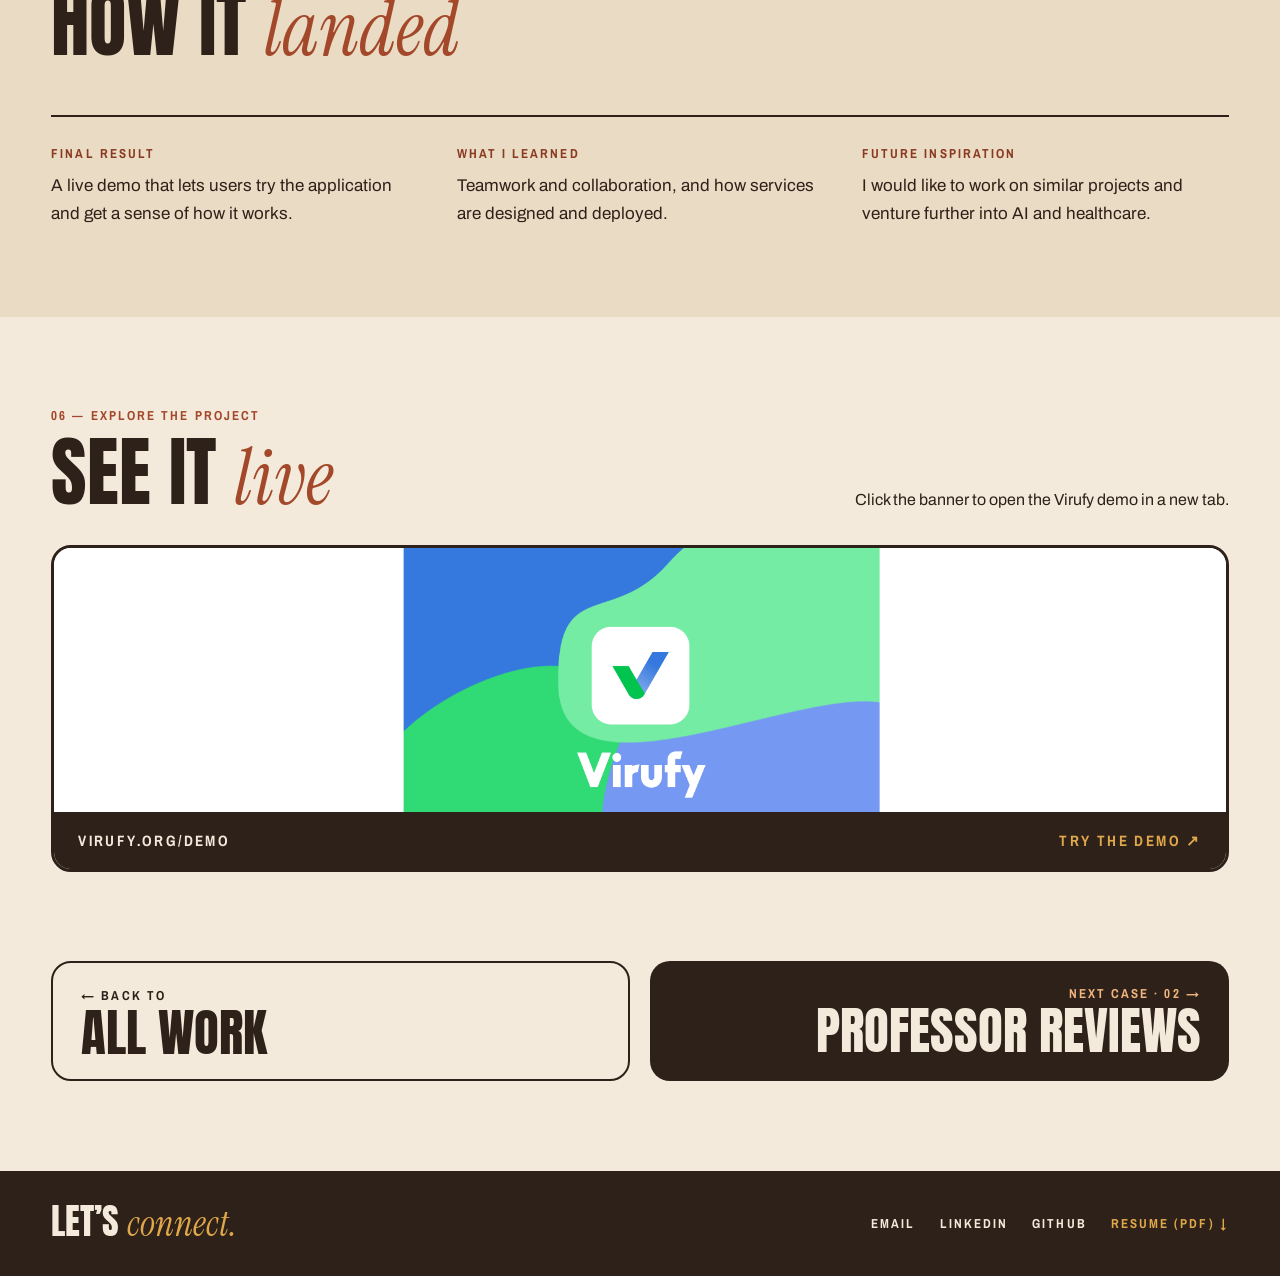
<file: virufy.html>
<!doctype html>
<html lang="en">
<head>
<meta charset="utf-8">
<meta name="viewport" content="width=device-width, initial-scale=1">
<title>Virufy — Case Study 01</title>
<meta name="description" content="Case study: designing and deploying the Virufy demo app for the UAE.">
<meta property="og:title" content="Virufy — Case Study 01">
<meta property="og:description" content="Case study: designing and deploying the Virufy demo app for the UAE.">
<meta property="og:image" content="assets/vyshnav.jpg">
<link rel="icon" href="assets/vyshnav.jpg">
<link rel="preconnect" href="https://fonts.googleapis.com">
<link href="https://fonts.googleapis.com/css2?family=Anton&amp;family=Archivo:wght@400;500;600;700&amp;family=Archivo+Narrow:wght@500;600;700&amp;family=Instrument+Serif:ital@1&amp;display=swap" rel="stylesheet">
<style>
body{margin:0;background:#F4EADB}
a{color:#2E2119}a:hover{color:#A3482A}
.lbl{font-family:'Archivo Narrow',sans-serif;font-weight:700;font-size:13px;letter-spacing:.16em;text-transform:uppercase}
.disp{font-family:'Anton',sans-serif;font-weight:400;text-transform:uppercase;line-height:.88}
.ital{font-family:'Instrument Serif',serif;font-style:italic;font-weight:400;text-transform:none;letter-spacing:0}
.btn{transition:transform .25s ease, box-shadow .25s ease}
.btn:hover{transform:translate(-3px,-3px);box-shadow:5px 5px 0 #2E2119}
.ul{background-image:linear-gradient(currentColor,currentColor);background-size:0 2px;background-repeat:no-repeat;background-position:0 85%;transition:background-size .35s ease}
.ul:hover{background-size:100% 2px}
.pill{transition:background .25s, color .25s}
.pill:hover{background:#2E2119;color:#F4EADB}
.tile{transition:transform .5s cubic-bezier(.2,.7,.2,1)}
.tile:hover{transform:translateY(-6px) rotate(-.6deg)}
.arrow{display:inline-block;transition:transform .3s}
.btn:hover .arrow,.nx:hover .arrow,.live:hover .arrow{transform:translateX(8px)}
.nx:hover .arrow.back{transform:translateX(-8px)}
.live{transition:transform .45s cubic-bezier(.2,.7,.2,1), box-shadow .45s}
.live:hover{transform:translateY(-6px);box-shadow:10px 10px 0 #2E2119}
.live img{transition:transform .8s cubic-bezier(.2,.7,.2,1)}
.live:hover img{transform:scale(1.04)}
@keyframes rise{from{opacity:0;transform:translateY(48px)}to{opacity:1;transform:none}}
.rise{animation:rise 1s cubic-bezier(.2,.7,.2,1) both}
@keyframes spin{to{transform:rotate(360deg)}}
.spin{animation:spin 20s linear infinite}
@supports (animation-timeline: view()){.reveal{animation:rise linear both;animation-timeline:view();animation-range:entry 0% cover 28%}}
@media (prefers-reduced-motion: reduce){*{animation:none!important;transition:none!important}}
</style>
<style>html{scroll-behavior:smooth}</style>
</head>
<body>
<div style="--accent: #A3482A; background: #F4EADB; color: #2E2119; font-family: 'Archivo', system-ui, sans-serif; min-height: 100vh; overflow-x: clip">

<!-- NAV -->
<header style="background: #2E2119; color: #F4EADB">
<div style="max-width: 1440px; margin: 0 auto; padding: 0 clamp(16px, 4vw, 56px); display: flex; flex-wrap: wrap; align-items: center; justify-content: space-between; gap: 12px 32px; min-height: 72px">
<a href="index.html" style="font-family: 'Anton', sans-serif; font-size: 26px; letter-spacing: 0.02em; text-decoration: none; color: #F4EADB; display: flex; align-items: center; gap: 10px">
<span style="background: var(--accent); color: #F4EADB; padding: 2px 10px; border-radius: 6px">VR</span>
<span>VYSHNAV RAMESH</span>
</a>
<nav aria-label="Main" class="lbl" style="display: flex; flex-wrap: wrap; align-items: center; gap: 4px 28px; font-size: 15px; letter-spacing: 0.08em">
<a href="index.html" class="ul" style="color: #F4EADB; text-decoration: none; padding: 12px 0">01 Home</a>
<a href="index.html" aria-current="page" style="color: #F4EADB; text-decoration: none; border-bottom: 3px solid #E0A84A; padding: 12px 0 9px">02 Work</a>
<a href="index.html" class="ul" style="color: #F4EADB; text-decoration: none; padding: 12px 0">03 About</a>
<a href="#contact" class="ul" style="color: #F4EADB; text-decoration: none; padding: 12px 0">04 Contact</a>
<a href="assets/CV_Vyshnav_Ramesh.pdf" target="_blank" rel="noopener" class="btn" style="background: #E0A84A; color: #2E2119; text-decoration: none; padding: 12px 18px; min-height: 44px; box-sizing: border-box; display: inline-flex; align-items: center; border-radius: 999px">Resume (PDF) ↓</a>
</nav>
</div>
</header>

<!-- 01 INTRO -->
<section aria-labelledby="case-title" style="max-width: 1440px; margin: 0 auto; padding: 24px clamp(16px, 4vw, 56px) clamp(48px, 6vw, 88px); position: relative">
<nav aria-label="Breadcrumb" class="lbl" style="display: flex; gap: 10px; align-items: center; padding: 12px 0 28px">
<a href="index.html" class="ul" style="text-decoration: none; color: #2E2119; padding: 10px 0">Work</a>
<span aria-hidden="true">/</span>
<span style="color: var(--accent)">Virufy</span>
</nav>
<div style="display: grid; grid-template-columns: repeat(auto-fit, minmax(min(100%, 480px), 1fr)); gap: clamp(28px, 4vw, 56px); align-items: end">
<div style="display: flex; flex-direction: column; gap: 24px">
<div class="rise" style="display: flex; align-items: center; gap: 16px">
<span class="disp" style="font-size: 72px; color: var(--accent)">01</span>
<span class="lbl">Case study<br>Internship · Health tech</span>
</div>
<h1 id="case-title" class="disp rise" style="margin: 0; font-size: clamp(5rem, 14vw, 13rem); animation-delay: .15s">Virufy</h1>
<p class="rise" style="margin: 0; font-size: clamp(1.15rem, 1.8vw, 1.6rem); line-height: 1.45; max-width: 30em; animation-delay: .3s"><span class="ital" style="font-size: 1.15em; color: var(--accent)">In one line —</span> Virufy is a non-profit that uses audio and generative AI to analyse breathing sounds and identify patterns associated with infection symptoms.</p>
</div>
<dl class="rise" style="margin: 0; display: grid; grid-template-columns: repeat(2, minmax(0, 1fr)); border-top: 2px solid #2E2119; animation-delay: .45s">
<div style="padding: 16px 16px 16px 0; border-bottom: 1px solid #CDB89C; border-right: 1px solid #CDB89C"><dt class="lbl" style="color: #8A3A20">Role</dt><dd style="margin: 6px 0 0; font-size: 17px; line-height: 1.4">Mobile Application Developer (Intern)</dd></div>
<div style="padding: 16px 0 16px 16px; border-bottom: 1px solid #CDB89C"><dt class="lbl" style="color: #8A3A20">Timeline</dt><dd style="margin: 6px 0 0; font-size: 17px; line-height: 1.4">3 months, 2025</dd></div>
<div style="padding: 16px 16px 16px 0; border-right: 1px solid #CDB89C"><dt class="lbl" style="color: #8A3A20">My focus</dt><dd style="margin: 6px 0 0; font-size: 17px; line-height: 1.4">Design and implementation of the login page</dd></div>
<div style="padding: 16px 0 16px 16px"><dt class="lbl" style="color: #8A3A20">Team</dt><dd style="margin: 6px 0 0; font-size: 17px; line-height: 1.4">6 people, UAE deployment team</dd></div>
</dl>
</div>
<div aria-hidden="true" style="position: absolute; right: clamp(16px, 4vw, 56px); top: 40px; width: 112px; height: 112px; border-radius: 50%; background: #E0A84A; display: flex; align-items: center; justify-content: center">
<svg class="spin" viewBox="0 0 200 200" width="112" height="112" style="position: absolute; inset: 0">
<defs><path id="v-circ" d="M100,100 m-74,0 a74,74 0 1,1 148,0 a74,74 0 1,1 -148,0"></path></defs>
<text font-family="Anton, sans-serif" font-size="22" letter-spacing="4" fill="#2E2119"><textPath href="#v-circ">CASE STUDY ★ VIRUFY ★ 01 ★ </textPath></text>
</svg>
<span style="font-size: 30px; position: relative">✺</span>
</div>
</section>

<!-- STICKY IN-PAGE NAV -->
<nav aria-label="On this page" style="position: sticky; top: 0; z-index: 5; background: #F4EADB; border-top: 2px solid #2E2119; border-bottom: 2px solid #2E2119">
<div class="lbl" style="max-width: 1440px; margin: 0 auto; padding: 8px clamp(16px, 4vw, 56px); display: flex; flex-wrap: wrap; gap: 8px; align-items: center">
<a href="#problem" class="pill" style="text-decoration: none; color: #2E2119; border: 2px solid #2E2119; border-radius: 999px; padding: 10px 16px; min-height: 44px; box-sizing: border-box; display: inline-flex; align-items: center">02 Problem</a>
<a href="#process" class="pill" style="text-decoration: none; color: #2E2119; border: 2px solid #2E2119; border-radius: 999px; padding: 10px 16px; min-height: 44px; box-sizing: border-box; display: inline-flex; align-items: center">03 Process</a>
<a href="#prototype" class="pill" style="text-decoration: none; color: #2E2119; border: 2px solid #2E2119; border-radius: 999px; padding: 10px 16px; min-height: 44px; box-sizing: border-box; display: inline-flex; align-items: center">04 Prototype</a>
<a href="#outcome" class="pill" style="text-decoration: none; color: #2E2119; border: 2px solid #2E2119; border-radius: 999px; padding: 10px 16px; min-height: 44px; box-sizing: border-box; display: inline-flex; align-items: center">05 Outcome</a>
<a href="#explore" class="pill" style="text-decoration: none; color: #2E2119; border: 2px solid #2E2119; border-radius: 999px; padding: 10px 16px; min-height: 44px; box-sizing: border-box; display: inline-flex; align-items: center">06 See it live</a>
</div>
</nav>

<!-- 02 PROBLEM -->
<section id="problem" aria-labelledby="problem-h" style="max-width: 1440px; margin: 0 auto; padding: clamp(56px, 7vw, 104px) clamp(16px, 4vw, 56px); display: grid; grid-template-columns: repeat(auto-fit, minmax(min(100%, 420px), 1fr)); gap: clamp(32px, 5vw, 72px)">
<div class="reveal">
<p class="lbl" style="margin: 0 0 14px; color: var(--accent)">02 — The problem</p>
<h2 id="problem-h" class="disp" style="margin: 0; font-size: clamp(3rem, 6vw, 5.5rem)">What was <span class="ital" style="color: var(--accent)">broken?</span></h2>
</div>
<div class="reveal" style="display: flex; flex-direction: column; gap: 28px">
<p style="margin: 0; font-size: clamp(1.2rem, 1.8vw, 1.55rem); line-height: 1.5; font-weight: 500">Virufy had already launched their application in Japan. They wanted to work with a team in Dubai to launch it in the UAE, with a focus on adapting the application to the cultural differences of the Middle East.</p>
<div>
<h3 class="lbl" style="margin: 0 0 8px; color: #8A3A20">Why this problem matters</h3>
<p style="margin: 0; font-size: 17px; line-height: 1.65">Easier access to health screening can help many people who may not be physically able to go to clinics or hospitals.</p>
</div>
</div>
</section>

<!-- 03 PROCESS -->
<section id="process" aria-labelledby="process-h" style="background: var(--accent); color: #F4EADB; border-radius: clamp(24px, 4vw, 48px)">
<div style="max-width: 1440px; margin: 0 auto; padding: clamp(56px, 7vw, 104px) clamp(16px, 4vw, 56px); display: flex; flex-direction: column; gap: clamp(32px, 4vw, 56px)">
<div class="reveal">
<p class="lbl" style="margin: 0 0 14px; color: #F6CF8A">03 — The process</p>
<h2 id="process-h" class="disp" style="margin: 0; font-size: clamp(3rem, 6vw, 5.5rem)">From Japan <span class="ital" style="color: #F6CF8A">to the UAE</span></h2>
</div>
<div style="display: grid; grid-template-columns: repeat(auto-fit, minmax(min(100%, 380px), 1fr)); gap: 20px">
<div class="tile reveal" style="background: #F4EADB; color: #2E2119; border-radius: 16px; padding: clamp(24px, 3vw, 36px); display: flex; flex-direction: column; gap: 12px">
<span class="disp" style="font-size: 44px; color: var(--accent)">01</span>
<h3 class="lbl" style="margin: 0; font-size: 15px">How Virufy works</h3>
<p style="margin: 0; font-size: 17px; line-height: 1.65">Virufy’s app uses AI to analyse cough and breathing sounds with deep-learning algorithms and audio signal processing. The algorithm examines elements of the cough such as duration, frequency and pitch, then compares the recorded patterns against a database of known indicators to identify signals associated with respiratory conditions.</p>
</div>
<div class="tile reveal" style="background: #F4EADB; color: #2E2119; border-radius: 16px; padding: clamp(24px, 3vw, 36px); display: flex; flex-direction: column; gap: 12px">
<span class="disp" style="font-size: 44px; color: var(--accent)">02</span>
<h3 class="lbl" style="margin: 0; font-size: 15px">My part</h3>
<p style="margin: 0; font-size: 17px; line-height: 1.65">As an intern, I was on the team that designed and deployed the application for the UAE. Taking inspiration from the Japanese team’s work, we developed the designs in Figma and coded them in React. The deployment let people try a demo straight from the Virufy website. It was a valuable experience.</p>
</div>
</div>
<ol class="reveal lbl" style="margin: 0; padding: 0; list-style: none; display: flex; flex-wrap: wrap; align-items: center; gap: 10px 14px; font-size: 14px">
<li style="background: #2E2119; border-radius: 999px; padding: 10px 18px">Study the Japan launch</li>
<li aria-hidden="true">→</li>
<li style="background: #2E2119; border-radius: 999px; padding: 10px 18px">Adapt for the Middle East</li>
<li aria-hidden="true">→</li>
<li style="background: #2E2119; border-radius: 999px; padding: 10px 18px">Design in Figma</li>
<li aria-hidden="true">→</li>
<li style="background: #2E2119; border-radius: 999px; padding: 10px 18px">Build in React</li>
<li aria-hidden="true">→</li>
<li style="background: #E0A84A; color: #2E2119; border-radius: 999px; padding: 10px 18px">Deploy the demo</li>
</ol>
</div>
</section>

<!-- 04 PROTOTYPE -->
<section id="prototype" aria-labelledby="proto-h" style="max-width: 1440px; margin: 0 auto; padding: clamp(56px, 7vw, 104px) clamp(16px, 4vw, 56px); display: flex; flex-direction: column; gap: clamp(32px, 4vw, 56px)">
<div class="reveal" style="display: flex; flex-wrap: wrap; align-items: flex-end; justify-content: space-between; gap: 20px; border-bottom: 6px solid #2E2119; padding-bottom: 14px">
<div>
<p class="lbl" style="margin: 0 0 14px; color: var(--accent)">04 — Prototype</p>
<h2 id="proto-h" class="disp" style="margin: 0; font-size: clamp(3rem, 6vw, 5.5rem)">The <span class="ital" style="color: var(--accent)">screens</span></h2>
</div>
<ul class="lbl" style="margin: 0; padding: 0; list-style: none; display: flex; flex-wrap: wrap; gap: 8px">
<li style="background: #2E2119; color: #F4EADB; border-radius: 999px; padding: 8px 14px">Figma</li>
<li style="background: #2E2119; color: #F4EADB; border-radius: 999px; padding: 8px 14px">React</li>
</ul>
</div>
<div style="display: grid; grid-template-columns: repeat(auto-fit, minmax(min(100%, 380px), 1fr)); gap: clamp(20px, 3vw, 40px)">
<figure class="tile reveal" style="margin: 0; display: flex; flex-direction: column; gap: 12px">
<div style="background: #E8D5B9; border-radius: 20px; padding: clamp(16px, 2.4vw, 32px)"><img src="assets/virufy-welcome.png" alt="Virufy welcome and login screen with language selector, information about Virufy and disease and result selectors." style="display: block; width: 100%; height: auto; border-radius: 12px; box-shadow: 0 12px 28px rgba(46,33,25,.2); background: #fff"></div>
<figcaption class="lbl" style="color: #6B5644">Fig. 1 — Welcome &amp; login screen</figcaption>
</figure>
<figure class="tile reveal" style="margin: 0; display: flex; flex-direction: column; gap: 12px">
<div style="background: #E8D5B9; border-radius: 20px; padding: clamp(16px, 2.4vw, 32px)"><img src="assets/virufy-record.png" alt="Record your cough instructions screen with three illustrated steps." style="display: block; width: 100%; height: auto; border-radius: 12px; box-shadow: 0 12px 28px rgba(46,33,25,.2); background: #fff"></div>
<figcaption class="lbl" style="color: #6B5644">Fig. 2 — “Record your cough” instructions</figcaption>
</figure>
</div>
</section>

<!-- 05 OUTCOME -->
<section id="outcome" aria-labelledby="outcome-h" style="background: #EADBC4">
<div style="max-width: 1440px; margin: 0 auto; padding: clamp(56px, 7vw, 104px) clamp(16px, 4vw, 56px); display: flex; flex-direction: column; gap: clamp(32px, 4vw, 56px)">
<div class="reveal">
<p class="lbl" style="margin: 0 0 14px; color: var(--accent)">05 — Outcome</p>
<h2 id="outcome-h" class="disp" style="margin: 0; font-size: clamp(3rem, 6vw, 5.5rem)">How it <span class="ital" style="color: var(--accent)">landed</span></h2>
</div>
<div style="display: grid; grid-template-columns: repeat(auto-fit, minmax(min(100%, 320px), 1fr)); gap: clamp(24px, 3vw, 48px); border-top: 2px solid #2E2119; padding-top: 28px">
<div class="reveal"><h3 class="lbl" style="margin: 0 0 10px; color: #8A3A20">Final result</h3><p style="margin: 0; font-size: 17px; line-height: 1.65">A live demo that lets users try the application and get a sense of how it works.</p></div>
<div class="reveal"><h3 class="lbl" style="margin: 0 0 10px; color: #8A3A20">What I learned</h3><p style="margin: 0; font-size: 17px; line-height: 1.65">Teamwork and collaboration, and how services are designed and deployed.</p></div>
<div class="reveal"><h3 class="lbl" style="margin: 0 0 10px; color: #8A3A20">Future inspiration</h3><p style="margin: 0; font-size: 17px; line-height: 1.65">I would like to work on similar projects and venture further into AI and healthcare.</p></div>
</div>
</div>
</section>

<!-- 06 SEE IT LIVE -->
<section id="explore" aria-labelledby="explore-h" style="max-width: 1440px; margin: 0 auto; padding: clamp(56px, 7vw, 104px) clamp(16px, 4vw, 56px); display: flex; flex-direction: column; gap: 32px">
<div class="reveal" style="display: flex; flex-wrap: wrap; align-items: flex-end; justify-content: space-between; gap: 20px">
<div>
<p class="lbl" style="margin: 0 0 14px; color: var(--accent)">06 — Explore the project</p>
<h2 id="explore-h" class="disp" style="margin: 0; font-size: clamp(3rem, 6vw, 5.5rem)">See it <span class="ital" style="color: var(--accent)">live</span></h2>
</div>
<p style="margin: 0; max-width: 24em; font-size: 16px; line-height: 1.55">Click the banner to open the Virufy demo in a new tab.</p>
</div>
<a href="https://virufy.org/demo/welcome" target="_blank" rel="noopener" class="live reveal" aria-label="Open the Virufy demo (opens in a new tab)" style="display: block; text-decoration: none; color: #2E2119; border: 3px solid #2E2119; border-radius: 20px; overflow: hidden; background: #fff">
<img src="assets/virufy-banner.png" alt="Virufy logo banner" style="display: block; width: 100%; height: auto; aspect-ratio: 1891 / 426; object-fit: cover">
<span class="lbl" style="display: flex; justify-content: space-between; align-items: center; gap: 12px; padding: 18px 24px; background: #2E2119; color: #F4EADB; font-size: 15px"><span>virufy.org/demo</span><span style="color: #E0A84A">Try the demo <span class="arrow">↗</span></span></span>
</a>
</section>

<!-- PREV / NEXT -->
<nav aria-label="More projects" style="max-width: 1440px; margin: 0 auto; padding: 0 clamp(16px, 4vw, 56px) clamp(56px, 7vw, 96px); display: grid; grid-template-columns: repeat(auto-fit, minmax(min(100%, 320px), 1fr)); gap: 20px">
<a href="index.html" class="nx" style="text-decoration: none; color: #2E2119; border: 2px solid #2E2119; border-radius: 20px; padding: 24px 28px; display: flex; flex-direction: column; gap: 6px"><span class="lbl"><span class="arrow back">←</span> Back to</span><span class="disp" style="font-size: clamp(2rem, 4vw, 3.2rem)">All work</span></a>
<a href="professor-reviews.html" class="nx" style="text-decoration: none; color: #F4EADB; background: #2E2119; border-radius: 20px; padding: 24px 28px; display: flex; flex-direction: column; gap: 6px; text-align: right"><span class="lbl" style="color: #F0B47E">Next case · 02 <span class="arrow">→</span></span><span class="disp" style="font-size: clamp(2rem, 4vw, 3.2rem)">Professor Reviews</span></a>
</nav>

<!-- CONTACT -->
<footer id="contact" style="background: #2E2119; color: #F4EADB">
<div style="max-width: 1440px; margin: 0 auto; padding: 32px clamp(16px, 4vw, 56px); display: flex; flex-wrap: wrap; align-items: center; justify-content: space-between; gap: 16px 32px">
<span class="disp" style="font-size: 36px">Let’s <span class="ital" style="color: #E0A84A">connect.</span></span>
<div class="lbl" style="display: flex; flex-wrap: wrap; gap: 4px 24px">
<a href="mailto:vyshnavramesh2005@gmail.com" class="ul" style="color: #F4EADB; text-decoration: none; padding: 12px 0">Email</a>
<a href="https://www.linkedin.com/in/vyshnav-ramesh-747388252/" target="_blank" rel="noopener" class="ul" style="color: #F4EADB; text-decoration: none; padding: 12px 0">LinkedIn</a>
<a href="https://github.com/Vyshnav-Ramesh" target="_blank" rel="noopener" class="ul" style="color: #F4EADB; text-decoration: none; padding: 12px 0">GitHub</a>
<a id="resume" href="assets/CV_Vyshnav_Ramesh.pdf" target="_blank" rel="noopener" class="ul" style="color: #E0A84A; text-decoration: none; padding: 12px 0">Resume (PDF) ↓</a>
</div>
</div>
</footer>

</div>
</body>
</html>
</file>
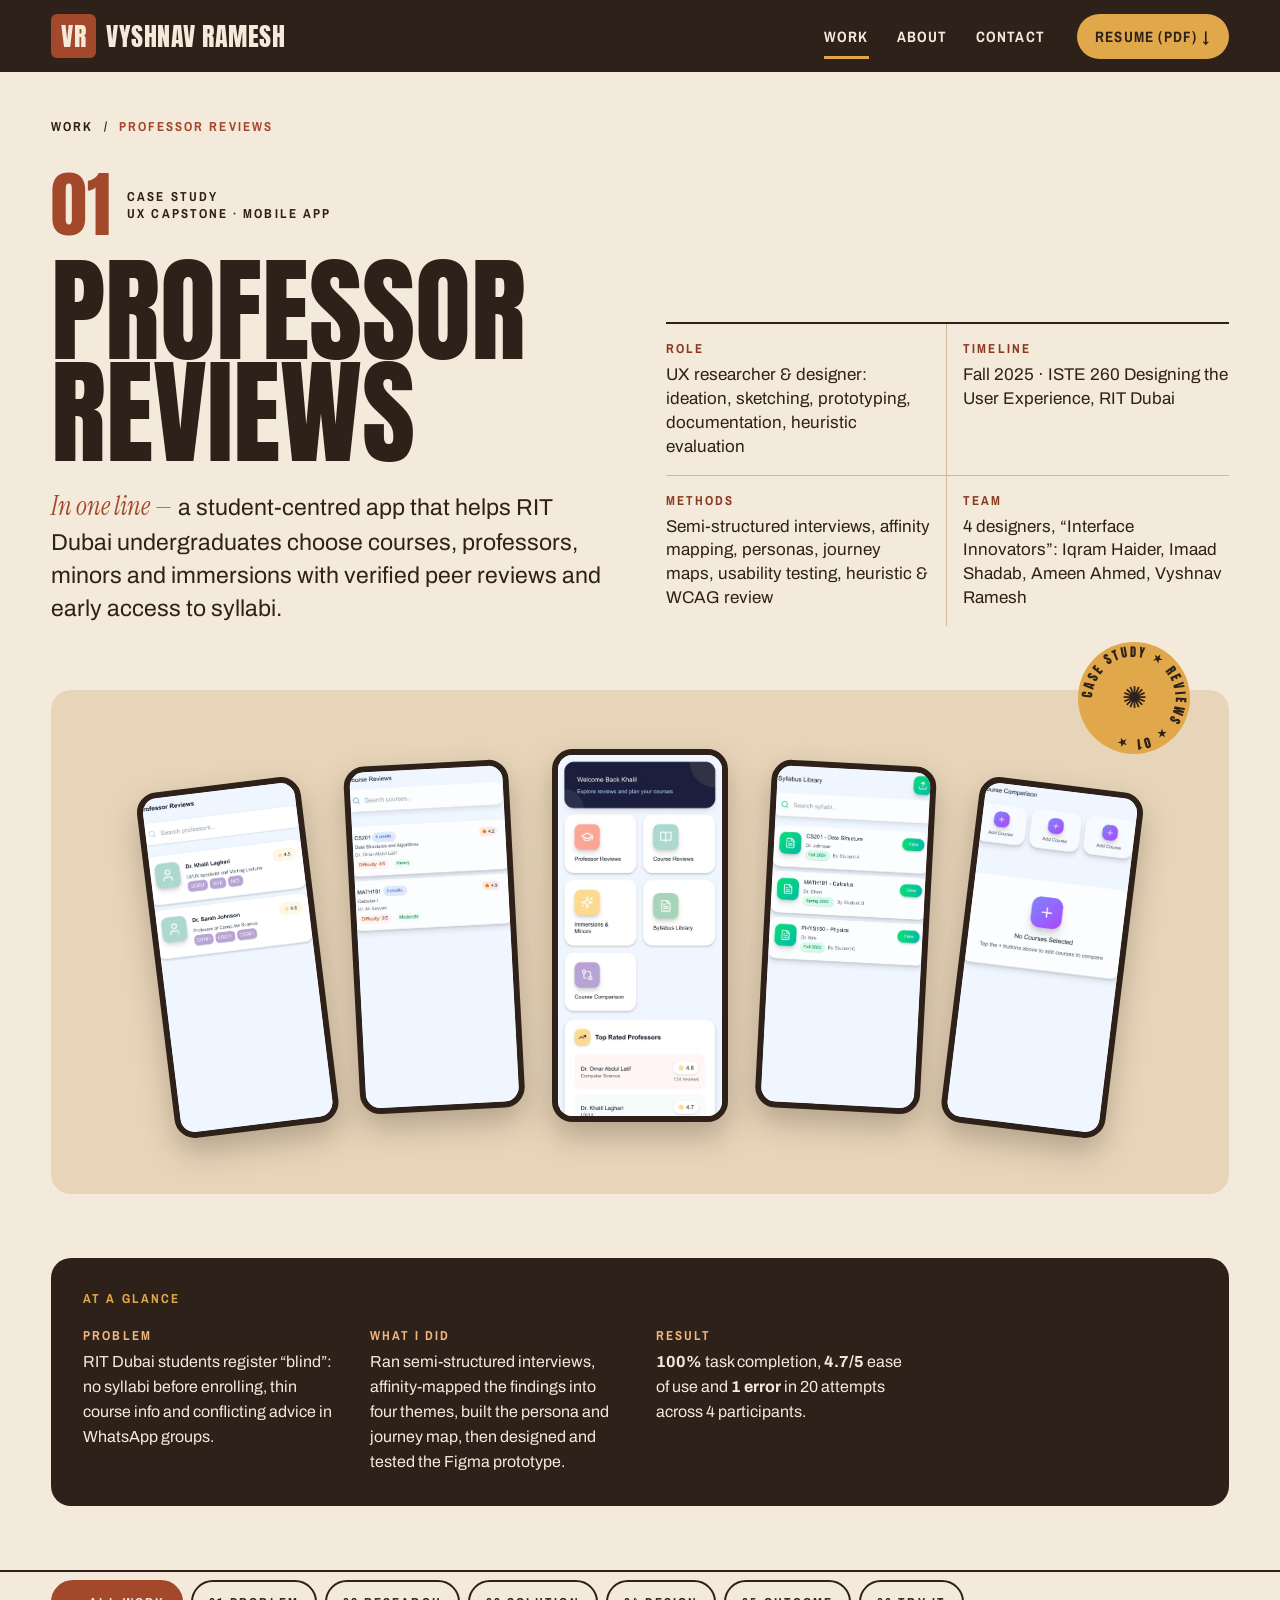
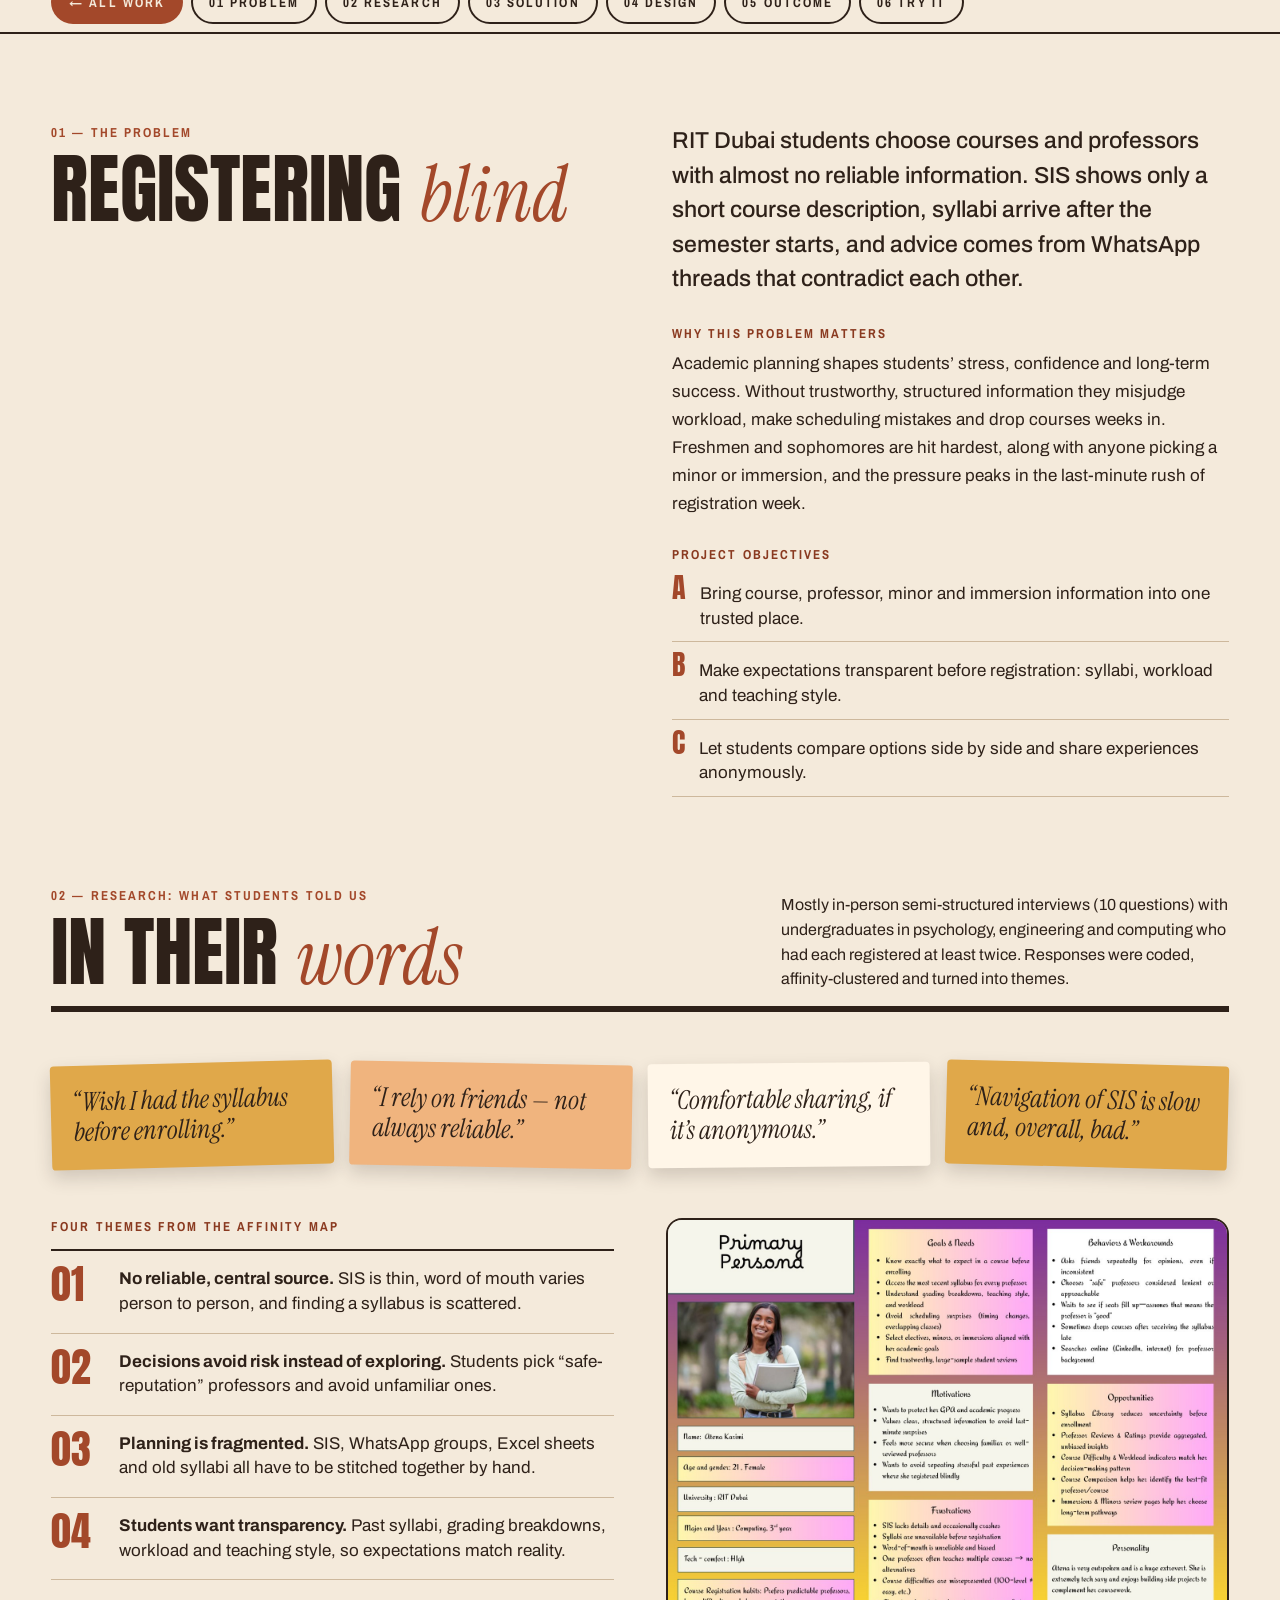
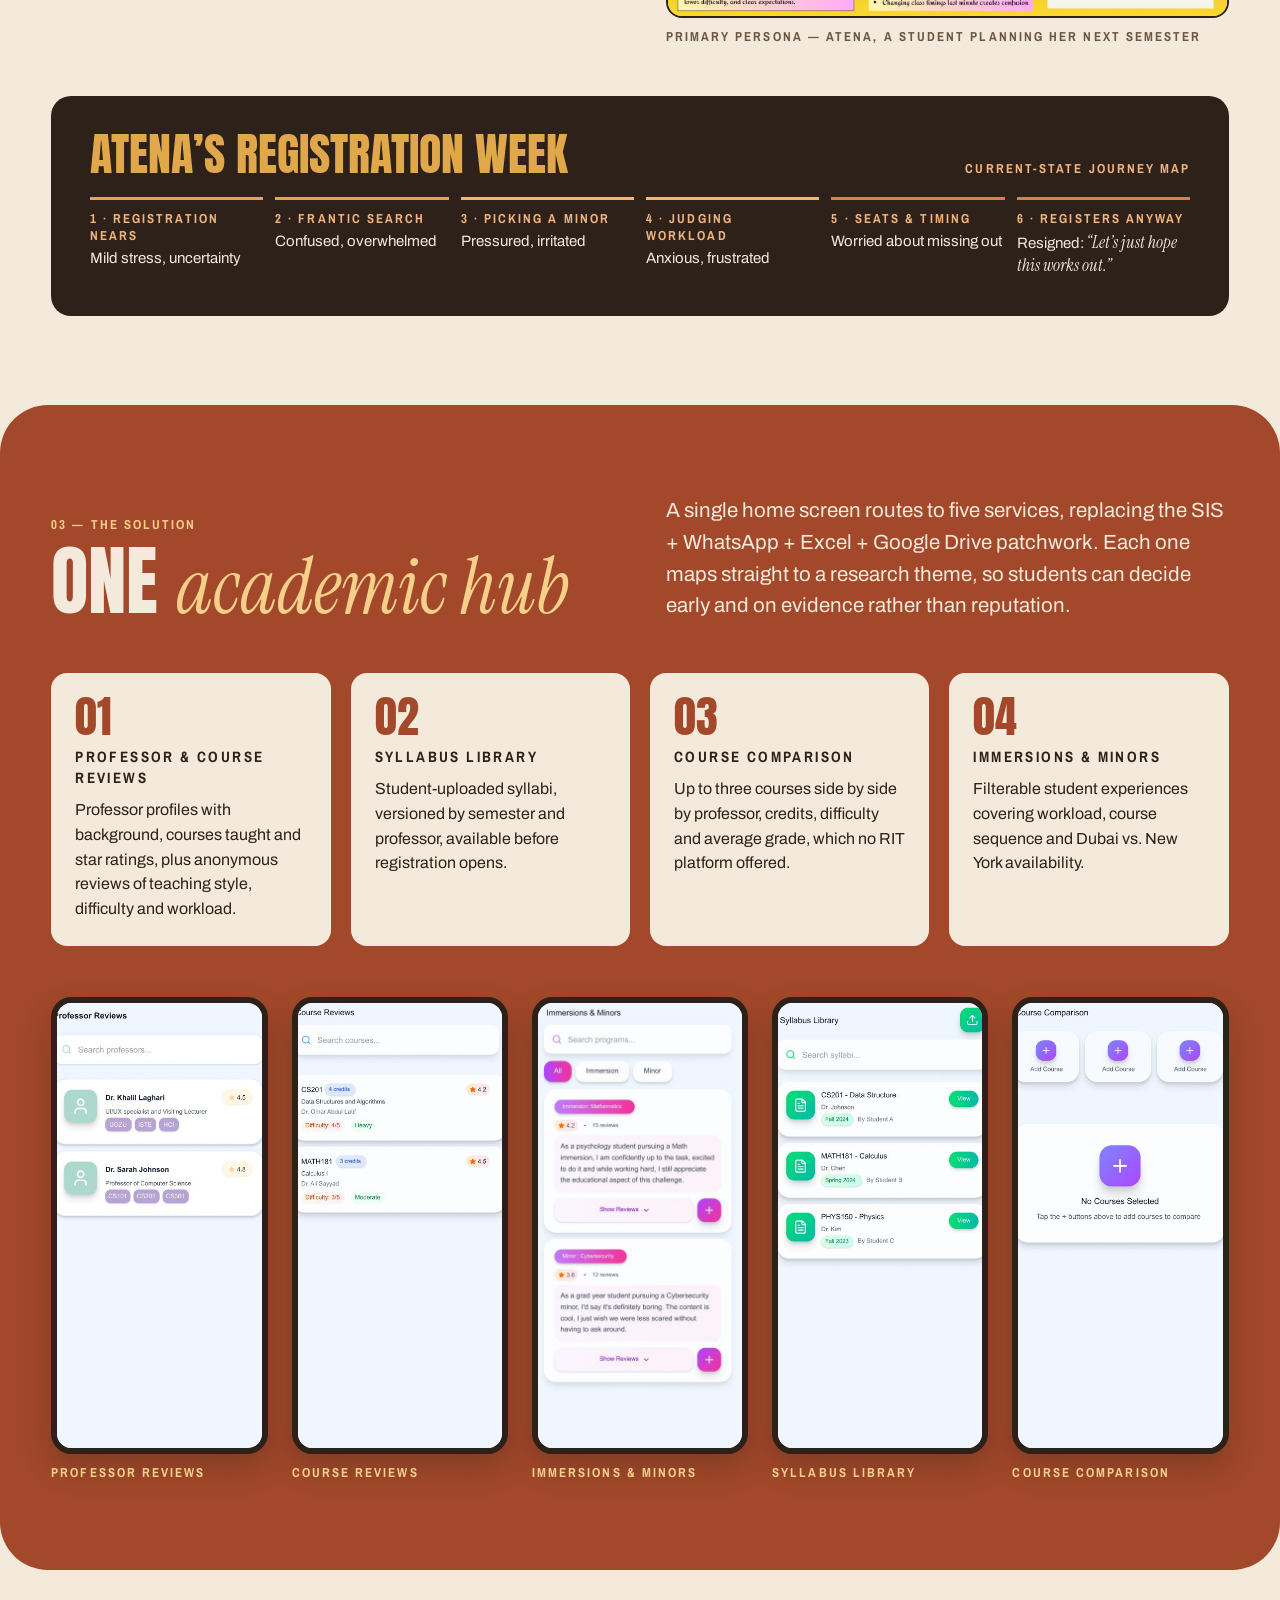
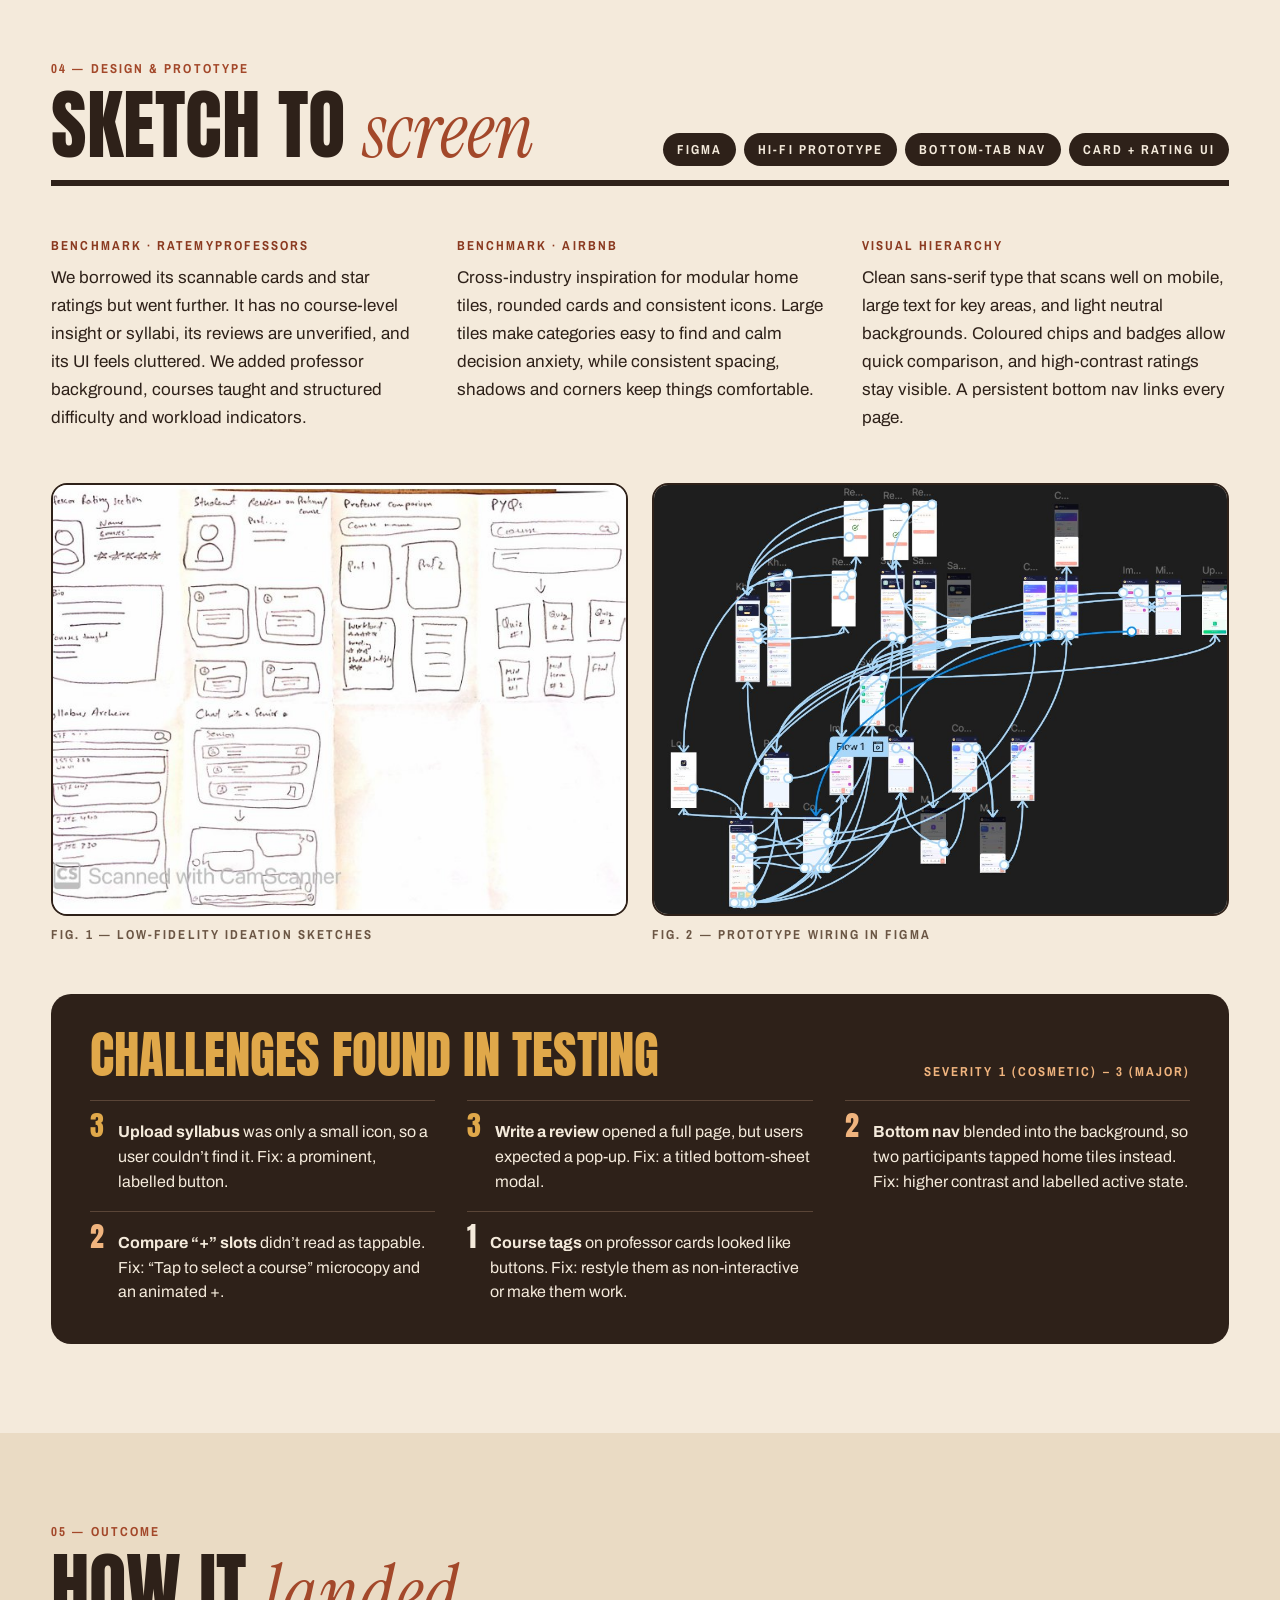
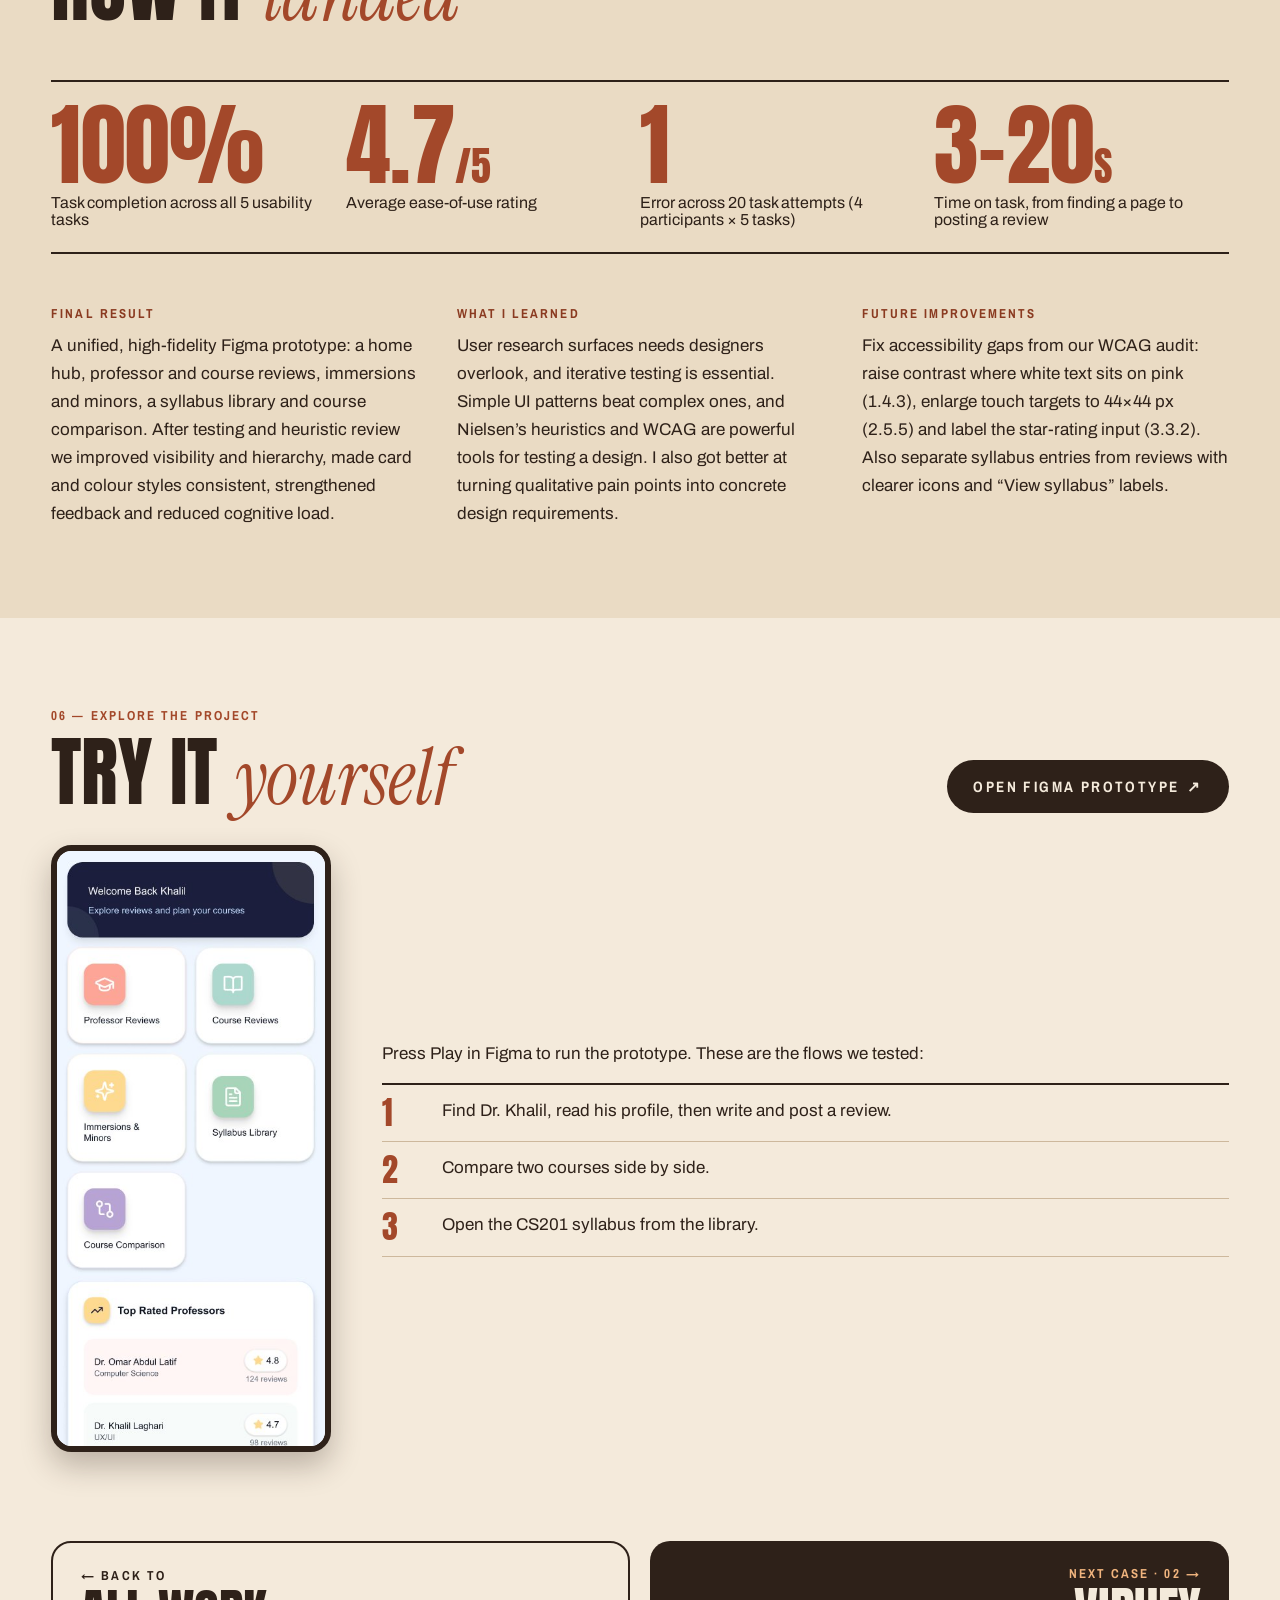
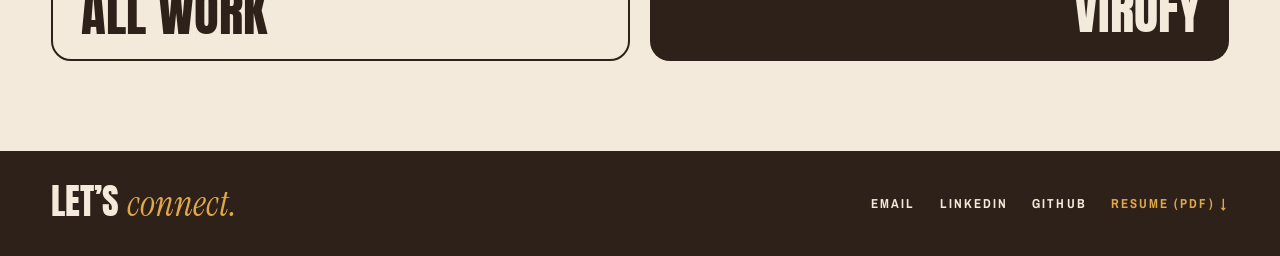
<file: v2/professor-reviews.html>
<!doctype html>
<html lang="en">
<head>
<meta charset="utf-8">
<meta name="viewport" content="width=device-width, initial-scale=1">
<title>Professor Reviews — Case Study 01</title>
<meta name="description" content="Case study: Professor Reviews, a student-centred app for choosing courses and professors at RIT Dubai.">
<meta property="og:title" content="Professor Reviews — Case Study 01">
<meta property="og:description" content="Case study: Professor Reviews, a student-centred app for choosing courses and professors at RIT Dubai.">
<meta property="og:image" content="assets/vyshnav.jpg">
<link rel="icon" href="assets/vyshnav.jpg">
<link rel="preconnect" href="https://fonts.googleapis.com">
<link href="https://fonts.googleapis.com/css2?family=Anton&amp;family=Archivo:wght@400;500;600;700&amp;family=Archivo+Narrow:wght@500;600;700&amp;family=Instrument+Serif:ital@1&amp;display=swap" rel="stylesheet">
<style>
body{margin:0;background:#F4EADB}
a{color:#2E2119}a:hover{color:#A3482A}
.lbl{font-family:'Archivo Narrow',sans-serif;font-weight:700;font-size:13px;letter-spacing:.16em;text-transform:uppercase}
.disp{font-family:'Anton',sans-serif;font-weight:400;text-transform:uppercase;line-height:.88}
.ital{font-family:'Instrument Serif',serif;font-style:italic;font-weight:400;text-transform:none;letter-spacing:0}
.btn{transition:transform .25s ease, box-shadow .25s ease}
.btn:hover{transform:translate(-3px,-3px);box-shadow:5px 5px 0 #2E2119}
.ul{background-image:linear-gradient(currentColor,currentColor);background-size:0 2px;background-repeat:no-repeat;background-position:0 85%;transition:background-size .35s ease}
.ul:hover{background-size:100% 2px}
.pill{transition:background .25s, color .25s}
.pill:hover{background:#2E2119;color:#F4EADB}
.tile{transition:transform .5s cubic-bezier(.2,.7,.2,1)}
.tile:hover{transform:translateY(-6px) rotate(-.6deg)}
.arrow{display:inline-block;transition:transform .3s}
.btn:hover .arrow,.nx:hover .arrow{transform:translateX(8px)}
.nx:hover .arrow.back{transform:translateX(-8px)}
.phone{display:block;width:100%;aspect-ratio:9/19;object-fit:cover;object-position:top;border-radius:clamp(10px,1.6vw,22px);border:clamp(3px,.5vw,6px) solid #2E2119;box-sizing:border-box;background:#fff;box-shadow:0 14px 30px rgba(46,33,25,.28)}
@keyframes rise{from{opacity:0;transform:translateY(48px)}to{opacity:1;transform:none}}
.rise{animation:rise 1s cubic-bezier(.2,.7,.2,1) both}
@keyframes spin{to{transform:rotate(360deg)}}
.spin{animation:spin 20s linear infinite}
@keyframes float{0%,100%{translate:0 0}50%{translate:0 -12px}}
.float{animation:float 6s ease-in-out infinite}
@supports (animation-timeline: view()){.reveal{animation:rise linear both;animation-timeline:view();animation-range:entry 0% cover 28%}}
@media (prefers-reduced-motion: reduce){*{animation:none!important;transition:none!important}}
</style>
<style>html{scroll-behavior:smooth;scroll-padding-top:72px}</style>
<link rel="stylesheet" href="assets/ui.css">
</head>
<body>
<a class="skip" href="#case-title">Skip to content</a>
<div style="--accent: #A3482A; background: #F4EADB; color: #2E2119; font-family: 'Archivo', system-ui, sans-serif; min-height: 100vh; overflow-x: clip">

<!-- NAV -->
<header class="hdr">
<div class="hdr-in">
<a href="index.html" class="brand" aria-label="Vyshnav Ramesh — home"><span class="mono">VR</span><span>VYSHNAV RAMESH</span></a>
<nav aria-label="Main" class="lbl mainnav">
<a href="index.html#work" aria-current="page">Work</a>
<a href="index.html#about">About</a>
<a href="#contact">Contact</a>
</nav>
<a href="assets/CV_Vyshnav_Ramesh.pdf" target="_blank" rel="noopener" class="btn cv lbl">Resume (PDF) ↓</a>
</div>
</header>

<!-- 01 INTRO -->
<section aria-labelledby="case-title" style="max-width: 1440px; margin: 0 auto; padding: 24px clamp(16px, 4vw, 56px) clamp(40px, 5vw, 72px)">
<nav aria-label="Breadcrumb" class="lbl" style="display: flex; gap: 10px; align-items: center; padding: 12px 0 28px">
<a href="index.html" class="ul" style="text-decoration: none; color: #2E2119; padding: 10px 0">Work</a>
<span aria-hidden="true">/</span>
<span style="color: var(--accent)">Professor Reviews</span>
</nav>
<div style="display: grid; grid-template-columns: repeat(auto-fit, minmax(min(100%, 480px), 1fr)); gap: clamp(28px, 4vw, 56px); align-items: end">
<div style="display: flex; flex-direction: column; gap: 24px">
<div class="rise" style="display: flex; align-items: center; gap: 16px">
<span class="disp" style="font-size: 72px; color: var(--accent)">01</span>
<span class="lbl">Case study<br>UX capstone · Mobile app</span>
</div>
<h1 id="case-title" class="disp rise" style="margin: 0; font-size: clamp(4rem, 9vw, 8.5rem); animation-delay: .15s">Professor<br>Reviews</h1>
<p class="rise" style="margin: 0; font-size: clamp(1.15rem, 1.8vw, 1.6rem); line-height: 1.45; max-width: 30em; animation-delay: .3s"><span class="ital" style="font-size: 1.15em; color: var(--accent)">In one line —</span> a student-centred app that helps RIT Dubai undergraduates choose courses, professors, minors and immersions with verified peer reviews and early access to syllabi.</p>
</div>
<dl class="rise" style="margin: 0; display: grid; grid-template-columns: repeat(2, minmax(0, 1fr)); border-top: 2px solid #2E2119; animation-delay: .45s">
<div style="padding: 16px 16px 16px 0; border-bottom: 1px solid #CDB89C; border-right: 1px solid #CDB89C"><dt class="lbl" style="color: #8A3A20">Role</dt><dd style="margin: 6px 0 0; font-size: 17px; line-height: 1.4">UX researcher &amp; designer: ideation, sketching, prototyping, documentation, heuristic evaluation</dd></div>
<div style="padding: 16px 0 16px 16px; border-bottom: 1px solid #CDB89C"><dt class="lbl" style="color: #8A3A20">Timeline</dt><dd style="margin: 6px 0 0; font-size: 17px; line-height: 1.4">Fall 2025 · ISTE 260 Designing the User Experience, RIT Dubai</dd></div>
<div style="padding: 16px 16px 16px 0; border-right: 1px solid #CDB89C"><dt class="lbl" style="color: #8A3A20">Methods</dt><dd style="margin: 6px 0 0; font-size: 17px; line-height: 1.4">Semi-structured interviews, affinity mapping, personas, journey maps, usability testing, heuristic &amp; WCAG review</dd></div>
<div style="padding: 16px 0 16px 16px"><dt class="lbl" style="color: #8A3A20">Team</dt><dd style="margin: 6px 0 0; font-size: 17px; line-height: 1.4">4 designers, “Interface Innovators”: Iqram Haider, Imaad Shadab, Ameen Ahmed, Vyshnav Ramesh</dd></div>
</dl>
</div>
<div class="rise" style="position: relative; margin-top: clamp(40px, 5vw, 64px); animation-delay: .55s">
<div aria-label="Five screens from the high-fidelity prototype" role="img" style="background: #E8D5B9; aspect-ratio: 21 / 9; border-radius: 20px; overflow: hidden; display: flex; justify-content: center; align-items: flex-start; gap: 3%; padding-top: 5%; box-sizing: border-box">
<div class="float" style="width: 14%; transform: rotate(-7deg) translateY(10%)"><img class="phone" src="assets/pr-professor-reviews.jpg" alt=""></div>
<div class="float" style="width: 14%; transform: rotate(-3deg) translateY(4%); animation-delay: -1s"><img class="phone" src="assets/pr-course-reviews.jpg" alt=""></div>
<div class="float" style="width: 15%; animation-delay: -2s"><img class="phone" src="assets/pr-home.jpg" alt=""></div>
<div class="float" style="width: 14%; transform: rotate(3deg) translateY(4%); animation-delay: -3s"><img class="phone" src="assets/pr-syllabus.jpg" alt=""></div>
<div class="float" style="width: 14%; transform: rotate(7deg) translateY(10%); animation-delay: -4s"><img class="phone" src="assets/pr-compare.jpg" alt=""></div>
</div>
<div style="position: absolute; right: clamp(12px, 3vw, 40px); top: -48px; width: 112px; height: 112px; border-radius: 50%; background: #E0A84A; display: flex; align-items: center; justify-content: center">
<svg class="spin" viewBox="0 0 200 200" width="112" height="112" aria-hidden="true" style="position: absolute; inset: 0">
<defs><path id="p-circ" d="M100,100 m-74,0 a74,74 0 1,1 148,0 a74,74 0 1,1 -148,0"></path></defs>
<text font-family="Anton, sans-serif" font-size="22" letter-spacing="4" fill="#2E2119"><textPath href="#p-circ">CASE STUDY ★ REVIEWS ★ 01 ★ </textPath></text>
</svg>
<span aria-hidden="true" style="font-size: 30px; position: relative">✺</span>
</div>
</div>
</section>

<!-- AT A GLANCE (v2) -->
<section class="glance" aria-labelledby="glance-h">
<div class="glance-in">
<h2 id="glance-h" class="lbl">At a glance</h2>
<div><h3 class="lbl">Problem</h3><p>RIT Dubai students register “blind”: no syllabi before enrolling, thin course info and conflicting advice in WhatsApp groups.</p></div>
<div><h3 class="lbl">What I did</h3><p>Ran semi-structured interviews, affinity-mapped the findings into four themes, built the persona and journey map, then designed and tested the Figma prototype.</p></div>
<div><h3 class="lbl">Result</h3><p><strong>100%</strong> task completion, <strong>4.7/5</strong> ease of use and <strong>1 error</strong> in 20 attempts across 4 participants.</p></div>
</div>
</section>

<!-- STICKY IN-PAGE NAV -->
<nav aria-label="On this page" data-spy style="position: sticky; top: 0; z-index: 5; background: #F4EADB; border-top: 2px solid #2E2119; border-bottom: 2px solid #2E2119">
<div class="lbl pagenav-in" style="max-width: 1440px; margin: 0 auto; padding: 8px clamp(16px, 4vw, 56px); display: flex; flex-wrap: wrap; gap: 8px; align-items: center">
<a href="index.html#work" class="pill home" style="text-decoration: none; border: 2px solid #2E2119; border-radius: 999px; padding: 10px 16px; min-height: 44px; box-sizing: border-box; display: inline-flex; align-items: center">← All work</a>
<a href="#problem" class="pill" style="text-decoration: none; color: #2E2119; border: 2px solid #2E2119; border-radius: 999px; padding: 10px 16px; min-height: 44px; box-sizing: border-box; display: inline-flex; align-items: center">01 Problem</a>
<a href="#research" class="pill" style="text-decoration: none; color: #2E2119; border: 2px solid #2E2119; border-radius: 999px; padding: 10px 16px; min-height: 44px; box-sizing: border-box; display: inline-flex; align-items: center">02 Research</a>
<a href="#solution" class="pill" style="text-decoration: none; color: #2E2119; border: 2px solid #2E2119; border-radius: 999px; padding: 10px 16px; min-height: 44px; box-sizing: border-box; display: inline-flex; align-items: center">03 Solution</a>
<a href="#technology" class="pill" style="text-decoration: none; color: #2E2119; border: 2px solid #2E2119; border-radius: 999px; padding: 10px 16px; min-height: 44px; box-sizing: border-box; display: inline-flex; align-items: center">04 Design</a>
<a href="#outcome" class="pill" style="text-decoration: none; color: #2E2119; border: 2px solid #2E2119; border-radius: 999px; padding: 10px 16px; min-height: 44px; box-sizing: border-box; display: inline-flex; align-items: center">05 Outcome</a>
<a href="#explore" class="pill" style="text-decoration: none; color: #2E2119; border: 2px solid #2E2119; border-radius: 999px; padding: 10px 16px; min-height: 44px; box-sizing: border-box; display: inline-flex; align-items: center">06 Try it</a>
</div>
</nav>

<!-- 02 PROBLEM -->
<section id="problem" aria-labelledby="problem-h" style="max-width: 1440px; margin: 0 auto; padding: clamp(56px, 7vw, 104px) clamp(16px, 4vw, 56px); display: grid; grid-template-columns: repeat(auto-fit, minmax(min(100%, 420px), 1fr)); gap: clamp(32px, 5vw, 72px)">
<div class="reveal">
<p class="lbl" style="margin: 0 0 14px; color: var(--accent)">01 — The problem</p>
<h2 id="problem-h" class="disp" style="margin: 0; font-size: clamp(3rem, 6vw, 5.5rem)">Registering <span class="ital" style="color: var(--accent)">blind</span></h2>
</div>
<div class="reveal" style="display: flex; flex-direction: column; gap: 28px">
<p style="margin: 0; font-size: clamp(1.2rem, 1.8vw, 1.55rem); line-height: 1.5; font-weight: 500">RIT Dubai students choose courses and professors with almost no reliable information. SIS shows only a short course description, syllabi arrive after the semester starts, and advice comes from WhatsApp threads that contradict each other.</p>
<div>
<h3 class="lbl" style="margin: 0 0 8px; color: #8A3A20">Why this problem matters</h3>
<p style="margin: 0; font-size: 17px; line-height: 1.65">Academic planning shapes students’ stress, confidence and long-term success. Without trustworthy, structured information they misjudge workload, make scheduling mistakes and drop courses weeks in. Freshmen and sophomores are hit hardest, along with anyone picking a minor or immersion, and the pressure peaks in the last-minute rush of registration week.</p>
</div>
<div>
<h3 class="lbl" style="margin: 0 0 12px; color: #8A3A20">Project objectives</h3>
<ol style="margin: 0; padding: 0; list-style: none; display: flex; flex-direction: column; gap: 10px">
<li style="display: flex; gap: 14px; align-items: baseline; font-size: 17px; line-height: 1.45; border-bottom: 1px solid #CDB89C; padding-bottom: 10px"><span class="disp" style="font-size: 28px; color: var(--accent)">A</span>Bring course, professor, minor and immersion information into one trusted place.</li>
<li style="display: flex; gap: 14px; align-items: baseline; font-size: 17px; line-height: 1.45; border-bottom: 1px solid #CDB89C; padding-bottom: 10px"><span class="disp" style="font-size: 28px; color: var(--accent)">B</span>Make expectations transparent before registration: syllabi, workload and teaching style.</li>
<li style="display: flex; gap: 14px; align-items: baseline; font-size: 17px; line-height: 1.45; border-bottom: 1px solid #CDB89C; padding-bottom: 10px"><span class="disp" style="font-size: 28px; color: var(--accent)">C</span>Let students compare options side by side and share experiences anonymously.</li>
</ol>
</div>
</div>
</section>

<!-- RESEARCH -->
<section id="research" aria-labelledby="research-h" style="max-width: 1440px; margin: 0 auto; padding: 0 clamp(16px, 4vw, 56px) clamp(56px, 7vw, 104px); display: flex; flex-direction: column; gap: clamp(32px, 4vw, 56px)">
<div class="reveal" style="display: flex; flex-wrap: wrap; align-items: flex-end; justify-content: space-between; gap: 20px; border-bottom: 6px solid #2E2119; padding-bottom: 14px">
<div>
<p class="lbl" style="margin: 0 0 14px; color: var(--accent)">02 — Research: what students told us</p>
<h2 id="research-h" class="disp" style="margin: 0; font-size: clamp(3rem, 6vw, 5.5rem)">In their <span class="ital" style="color: var(--accent)">words</span></h2>
</div>
<p style="margin: 0; max-width: 28em; font-size: 16px; line-height: 1.55">Mostly in-person semi-structured interviews (10 questions) with undergraduates in psychology, engineering and computing who had each registered at least twice. Responses were coded, affinity-clustered and turned into themes.</p>
</div>

<div style="display: grid; grid-template-columns: repeat(auto-fit, minmax(min(100%, 240px), 1fr)); gap: 16px">
<blockquote class="tile reveal" style="margin: 0; background: #E0A84A; border-radius: 4px; padding: 22px; transform: rotate(-1.5deg); box-shadow: 0 8px 18px rgba(46,33,25,.18)"><p class="ital" style="margin: 0; font-size: 26px; line-height: 1.15">“Wish I had the syllabus before enrolling.”</p></blockquote>
<blockquote class="tile reveal" style="margin: 0; background: #F0B47E; border-radius: 4px; padding: 22px; transform: rotate(1deg); box-shadow: 0 8px 18px rgba(46,33,25,.18)"><p class="ital" style="margin: 0; font-size: 26px; line-height: 1.15">“I rely on friends — not always reliable.”</p></blockquote>
<blockquote class="tile reveal" style="margin: 0; background: #FFF6E8; border-radius: 4px; padding: 22px; transform: rotate(-.5deg); box-shadow: 0 8px 18px rgba(46,33,25,.18)"><p class="ital" style="margin: 0; font-size: 26px; line-height: 1.15">“Comfortable sharing, if it’s anonymous.”</p></blockquote>
<blockquote class="tile reveal" style="margin: 0; background: #E0A84A; border-radius: 4px; padding: 22px; transform: rotate(1.5deg); box-shadow: 0 8px 18px rgba(46,33,25,.18)"><p class="ital" style="margin: 0; font-size: 26px; line-height: 1.15">“Navigation of SIS is slow and, overall, bad.”</p></blockquote>
</div>

<div style="display: grid; grid-template-columns: repeat(auto-fit, minmax(min(100%, 420px), 1fr)); gap: clamp(24px, 4vw, 56px); align-items: start">
<div class="reveal">
<h3 class="lbl" style="margin: 0 0 14px; color: #8A3A20">Four themes from the affinity map</h3>
<ol style="margin: 0; padding: 0; list-style: none; border-top: 2px solid #2E2119">
<li style="display: grid; grid-template-columns: 56px minmax(0, 1fr); gap: 12px; padding: 16px 0; border-bottom: 1px solid #CDB89C"><span class="disp" style="font-size: 40px; color: var(--accent)">01</span><span style="font-size: 17px; line-height: 1.45"><strong>No reliable, central source.</strong> SIS is thin, word of mouth varies person to person, and finding a syllabus is scattered.</span></li>
<li style="display: grid; grid-template-columns: 56px minmax(0, 1fr); gap: 12px; padding: 16px 0; border-bottom: 1px solid #CDB89C"><span class="disp" style="font-size: 40px; color: var(--accent)">02</span><span style="font-size: 17px; line-height: 1.45"><strong>Decisions avoid risk instead of exploring.</strong> Students pick “safe-reputation” professors and avoid unfamiliar ones.</span></li>
<li style="display: grid; grid-template-columns: 56px minmax(0, 1fr); gap: 12px; padding: 16px 0; border-bottom: 1px solid #CDB89C"><span class="disp" style="font-size: 40px; color: var(--accent)">03</span><span style="font-size: 17px; line-height: 1.45"><strong>Planning is fragmented.</strong> SIS, WhatsApp groups, Excel sheets and old syllabi all have to be stitched together by hand.</span></li>
<li style="display: grid; grid-template-columns: 56px minmax(0, 1fr); gap: 12px; padding: 16px 0; border-bottom: 1px solid #CDB89C"><span class="disp" style="font-size: 40px; color: var(--accent)">04</span><span style="font-size: 17px; line-height: 1.45"><strong>Students want transparency.</strong> Past syllabi, grading breakdowns, workload and teaching style, so expectations match reality.</span></li>
</ol>
</div>
<figure class="reveal" style="margin: 0; display: flex; flex-direction: column; gap: 10px">
<img src="assets/pr-persona.jpg" alt="Primary persona board for Atena: goals and needs, motivations, frustrations and opportunities." style="display: block; width: 100%; border-radius: 16px; border: 2px solid #2E2119; box-sizing: border-box">
<figcaption class="lbl" style="color: #6B5644">Primary persona — Atena, a student planning her next semester</figcaption>
</figure>
</div>

<div class="reveal" style="background: #2E2119; color: #F4EADB; border-radius: 20px; padding: clamp(24px, 3vw, 40px); display: flex; flex-direction: column; gap: 20px">
<div style="display: flex; flex-wrap: wrap; justify-content: space-between; align-items: baseline; gap: 12px">
<h3 class="disp" style="margin: 0; font-size: clamp(2rem, 3.6vw, 3rem); color: #E0A84A">Atena’s registration week</h3>
<span class="lbl" style="color: #F0B47E">Current-state journey map</span>
</div>
<ol style="margin: 0; padding: 0; list-style: none; display: grid; grid-template-columns: repeat(auto-fit, minmax(min(100%, 150px), 1fr)); gap: 12px">
<li style="border-top: 3px solid #E0A84A; padding-top: 10px; display: flex; flex-direction: column; gap: 4px"><span class="lbl" style="color: #F0B47E">1 · Registration nears</span><span style="font-size: 15px; line-height: 1.4">Mild stress, uncertainty</span></li>
<li style="border-top: 3px solid #E0A84A; padding-top: 10px; display: flex; flex-direction: column; gap: 4px"><span class="lbl" style="color: #F0B47E">2 · Frantic search</span><span style="font-size: 15px; line-height: 1.4">Confused, overwhelmed</span></li>
<li style="border-top: 3px solid #F0B47E; padding-top: 10px; display: flex; flex-direction: column; gap: 4px"><span class="lbl" style="color: #F0B47E">3 · Picking a minor</span><span style="font-size: 15px; line-height: 1.4">Pressured, irritated</span></li>
<li style="border-top: 3px solid #F0B47E; padding-top: 10px; display: flex; flex-direction: column; gap: 4px"><span class="lbl" style="color: #F0B47E">4 · Judging workload</span><span style="font-size: 15px; line-height: 1.4">Anxious, frustrated</span></li>
<li style="border-top: 3px solid #E07B5A; padding-top: 10px; display: flex; flex-direction: column; gap: 4px"><span class="lbl" style="color: #F0B47E">5 · Seats &amp; timing</span><span style="font-size: 15px; line-height: 1.4">Worried about missing out</span></li>
<li style="border-top: 3px solid #E07B5A; padding-top: 10px; display: flex; flex-direction: column; gap: 4px"><span class="lbl" style="color: #F0B47E">6 · Registers anyway</span><span style="font-size: 15px; line-height: 1.4">Resigned: <span class="ital" style="font-size: 1.1em">“Let’s just hope this works out.”</span></span></li>
</ol>
</div>
</section>

<!-- 03 SOLUTION -->
<section id="solution" aria-labelledby="solution-h" style="background: var(--accent); color: #F4EADB; border-radius: clamp(24px, 4vw, 48px)">
<div style="max-width: 1440px; margin: 0 auto; padding: clamp(56px, 7vw, 104px) clamp(16px, 4vw, 56px); display: flex; flex-direction: column; gap: clamp(32px, 4vw, 56px)">
<div class="reveal" style="display: grid; grid-template-columns: repeat(auto-fit, minmax(min(100%, 420px), 1fr)); gap: clamp(24px, 4vw, 64px); align-items: end">
<div>
<p class="lbl" style="margin: 0 0 14px; color: #F6CF8A">03 — The solution</p>
<h2 id="solution-h" class="disp" style="margin: 0; font-size: clamp(3rem, 6vw, 5.5rem)">One <span class="ital" style="color: #F6CF8A">academic hub</span></h2>
</div>
<p style="margin: 0; font-size: clamp(1.1rem, 1.6vw, 1.35rem); line-height: 1.55">A single home screen routes to five services, replacing the SIS + WhatsApp + Excel + Google Drive patchwork. Each one maps straight to a research theme, so students can decide early and on evidence rather than reputation.</p>
</div>
<div style="display: grid; grid-template-columns: repeat(auto-fit, minmax(min(100%, 250px), 1fr)); gap: 20px">
<div class="tile reveal" style="background: #F4EADB; color: #2E2119; border-radius: 16px; padding: 24px; display: flex; flex-direction: column; gap: 10px"><span class="disp" style="font-size: 44px; color: var(--accent)">01</span><h3 class="lbl" style="margin: 0; font-size: 15px">Professor &amp; course reviews</h3><p style="margin: 0; font-size: 16px; line-height: 1.55">Professor profiles with background, courses taught and star ratings, plus anonymous reviews of teaching style, difficulty and workload.</p></div>
<div class="tile reveal" style="background: #F4EADB; color: #2E2119; border-radius: 16px; padding: 24px; display: flex; flex-direction: column; gap: 10px"><span class="disp" style="font-size: 44px; color: var(--accent)">02</span><h3 class="lbl" style="margin: 0; font-size: 15px">Syllabus library</h3><p style="margin: 0; font-size: 16px; line-height: 1.55">Student-uploaded syllabi, versioned by semester and professor, available before registration opens.</p></div>
<div class="tile reveal" style="background: #F4EADB; color: #2E2119; border-radius: 16px; padding: 24px; display: flex; flex-direction: column; gap: 10px"><span class="disp" style="font-size: 44px; color: var(--accent)">03</span><h3 class="lbl" style="margin: 0; font-size: 15px">Course comparison</h3><p style="margin: 0; font-size: 16px; line-height: 1.55">Up to three courses side by side by professor, credits, difficulty and average grade, which no RIT platform offered.</p></div>
<div class="tile reveal" style="background: #F4EADB; color: #2E2119; border-radius: 16px; padding: 24px; display: flex; flex-direction: column; gap: 10px"><span class="disp" style="font-size: 44px; color: var(--accent)">04</span><h3 class="lbl" style="margin: 0; font-size: 15px">Immersions &amp; minors</h3><p style="margin: 0; font-size: 16px; line-height: 1.55">Filterable student experiences covering workload, course sequence and Dubai vs. New York availability.</p></div>
</div>
<div style="display: grid; grid-template-columns: repeat(auto-fit, minmax(min(100%, 170px), 1fr)); gap: clamp(14px, 2vw, 24px)">
<figure class="tile reveal" style="margin: 0; display: flex; flex-direction: column; gap: 10px"><img class="phone" src="assets/pr-professor-reviews.jpg" alt="Professor Reviews screen: searchable list of professors with ratings and course tags."><figcaption class="lbl" style="color: #F6CF8A">Professor reviews</figcaption></figure>
<figure class="tile reveal" style="margin: 0; display: flex; flex-direction: column; gap: 10px"><img class="phone" src="assets/pr-course-reviews.jpg" alt="Course Reviews screen: courses with credits, rating and difficulty badges."><figcaption class="lbl" style="color: #F6CF8A">Course reviews</figcaption></figure>
<figure class="tile reveal" style="margin: 0; display: flex; flex-direction: column; gap: 10px"><img class="phone" src="assets/pr-immersions.jpg" alt="Immersions and Minors screen: filter chips and student experience cards."><figcaption class="lbl" style="color: #F6CF8A">Immersions &amp; minors</figcaption></figure>
<figure class="tile reveal" style="margin: 0; display: flex; flex-direction: column; gap: 10px"><img class="phone" src="assets/pr-syllabus.jpg" alt="Syllabus Library screen: syllabi listed by course, professor and semester with View buttons."><figcaption class="lbl" style="color: #F6CF8A">Syllabus library</figcaption></figure>
<figure class="tile reveal" style="margin: 0; display: flex; flex-direction: column; gap: 10px"><img class="phone" src="assets/pr-compare.jpg" alt="Course Comparison screen: three Add Course slots."><figcaption class="lbl" style="color: #F6CF8A">Course comparison</figcaption></figure>
</div>
</div>
</section>

<!-- 04 DESIGN -->
<section id="technology" aria-labelledby="tech-h" style="max-width: 1440px; margin: 0 auto; padding: clamp(56px, 7vw, 104px) clamp(16px, 4vw, 56px); display: flex; flex-direction: column; gap: clamp(32px, 4vw, 56px)">
<div class="reveal" style="display: flex; flex-wrap: wrap; align-items: flex-end; justify-content: space-between; gap: 20px; border-bottom: 6px solid #2E2119; padding-bottom: 14px">
<div>
<p class="lbl" style="margin: 0 0 14px; color: var(--accent)">04 — Design &amp; prototype</p>
<h2 id="tech-h" class="disp" style="margin: 0; font-size: clamp(3rem, 6vw, 5.5rem)">Sketch to <span class="ital" style="color: var(--accent)">screen</span></h2>
</div>
<ul class="lbl" style="margin: 0; padding: 0; list-style: none; display: flex; flex-wrap: wrap; gap: 8px">
<li style="background: #2E2119; color: #F4EADB; border-radius: 999px; padding: 8px 14px">Figma</li>
<li style="background: #2E2119; color: #F4EADB; border-radius: 999px; padding: 8px 14px">Hi-fi prototype</li>
<li style="background: #2E2119; color: #F4EADB; border-radius: 999px; padding: 8px 14px">Bottom-tab nav</li>
<li style="background: #2E2119; color: #F4EADB; border-radius: 999px; padding: 8px 14px">Card + rating UI</li>
</ul>
</div>

<div style="display: grid; grid-template-columns: repeat(auto-fit, minmax(min(100%, 320px), 1fr)); gap: clamp(24px, 3vw, 48px)">
<div class="reveal"><h3 class="lbl" style="margin: 0 0 10px; color: #8A3A20">Benchmark · RateMyProfessors</h3><p style="margin: 0; font-size: 17px; line-height: 1.65">We borrowed its scannable cards and star ratings but went further. It has no course-level insight or syllabi, its reviews are unverified, and its UI feels cluttered. We added professor background, courses taught and structured difficulty and workload indicators.</p></div>
<div class="reveal"><h3 class="lbl" style="margin: 0 0 10px; color: #8A3A20">Benchmark · Airbnb</h3><p style="margin: 0; font-size: 17px; line-height: 1.65">Cross-industry inspiration for modular home tiles, rounded cards and consistent icons. Large tiles make categories easy to find and calm decision anxiety, while consistent spacing, shadows and corners keep things comfortable.</p></div>
<div class="reveal"><h3 class="lbl" style="margin: 0 0 10px; color: #8A3A20">Visual hierarchy</h3><p style="margin: 0; font-size: 17px; line-height: 1.65">Clean sans-serif type that scans well on mobile, large text for key areas, and light neutral backgrounds. Coloured chips and badges allow quick comparison, and high-contrast ratings stay visible. A persistent bottom nav links every page.</p></div>
</div>

<div style="display: grid; grid-template-columns: repeat(auto-fit, minmax(min(100%, 420px), 1fr)); gap: 24px">
<figure class="reveal" style="margin: 0; display: flex; flex-direction: column; gap: 10px">
<img src="assets/pr-sketches.jpg" alt="Hand-drawn low-fidelity ideation sketches of the app screens." style="display: block; width: 100%; aspect-ratio: 4 / 3; object-fit: cover; border-radius: 16px; border: 2px solid #2E2119; box-sizing: border-box; background: #fff">
<figcaption class="lbl" style="color: #6B5644">Fig. 1 — Low-fidelity ideation sketches</figcaption>
</figure>
<figure class="reveal" style="margin: 0; display: flex; flex-direction: column; gap: 10px">
<img src="assets/pr-prototype-flow.jpg" alt="Figma prototype canvas showing all screens and the connections between them." style="display: block; width: 100%; aspect-ratio: 4 / 3; object-fit: cover; border-radius: 16px; border: 2px solid #2E2119; box-sizing: border-box; background: #1E1E1E">
<figcaption class="lbl" style="color: #6B5644">Fig. 2 — Prototype wiring in Figma</figcaption>
</figure>
</div>

<div class="reveal" style="background: #2E2119; color: #F4EADB; border-radius: 20px; padding: clamp(24px, 3vw, 40px); display: flex; flex-direction: column; gap: 20px">
<div style="display: flex; flex-wrap: wrap; justify-content: space-between; align-items: baseline; gap: 12px">
<h3 class="disp" style="margin: 0; font-size: clamp(2.2rem, 4vw, 3.4rem); color: #E0A84A">Challenges found in testing</h3>
<span class="lbl" style="color: #F0B47E">Severity 1 (cosmetic) – 3 (major)</span>
</div>
<ul style="margin: 0; padding: 0; list-style: none; display: grid; grid-template-columns: repeat(auto-fit, minmax(min(100%, 300px), 1fr)); gap: 16px 32px">
<li style="display: flex; gap: 14px; align-items: baseline; border-top: 1px solid #5A4537; padding-top: 12px; font-size: 16px; line-height: 1.55"><span class="disp" style="font-size: 28px; color: #E0A84A">3</span><span><strong>Upload syllabus</strong> was only a small icon, so a user couldn’t find it. Fix: a prominent, labelled button.</span></li>
<li style="display: flex; gap: 14px; align-items: baseline; border-top: 1px solid #5A4537; padding-top: 12px; font-size: 16px; line-height: 1.55"><span class="disp" style="font-size: 28px; color: #E0A84A">3</span><span><strong>Write a review</strong> opened a full page, but users expected a pop-up. Fix: a titled bottom-sheet modal.</span></li>
<li style="display: flex; gap: 14px; align-items: baseline; border-top: 1px solid #5A4537; padding-top: 12px; font-size: 16px; line-height: 1.55"><span class="disp" style="font-size: 28px; color: #F0B47E">2</span><span><strong>Bottom nav</strong> blended into the background, so two participants tapped home tiles instead. Fix: higher contrast and labelled active state.</span></li>
<li style="display: flex; gap: 14px; align-items: baseline; border-top: 1px solid #5A4537; padding-top: 12px; font-size: 16px; line-height: 1.55"><span class="disp" style="font-size: 28px; color: #F0B47E">2</span><span><strong>Compare “+” slots</strong> didn’t read as tappable. Fix: “Tap to select a course” microcopy and an animated +.</span></li>
<li style="display: flex; gap: 14px; align-items: baseline; border-top: 1px solid #5A4537; padding-top: 12px; font-size: 16px; line-height: 1.55"><span class="disp" style="font-size: 28px; color: #F4EADB">1</span><span><strong>Course tags</strong> on professor cards looked like buttons. Fix: restyle them as non-interactive or make them work.</span></li>
</ul>
</div>
</section>

<!-- 05 OUTCOME -->
<section id="outcome" aria-labelledby="outcome-h" style="background: #EADBC4">
<div style="max-width: 1440px; margin: 0 auto; padding: clamp(56px, 7vw, 104px) clamp(16px, 4vw, 56px); display: flex; flex-direction: column; gap: clamp(32px, 4vw, 56px)">
<div class="reveal">
<p class="lbl" style="margin: 0 0 14px; color: var(--accent)">05 — Outcome</p>
<h2 id="outcome-h" class="disp" style="margin: 0; font-size: clamp(3rem, 6vw, 5.5rem)">How it <span class="ital" style="color: var(--accent)">landed</span></h2>
</div>
<div style="display: grid; grid-template-columns: repeat(auto-fit, minmax(min(100%, 220px), 1fr)); gap: 0; border-top: 2px solid #2E2119">
<div class="reveal" style="padding: 24px 24px 24px 0; border-bottom: 2px solid #2E2119"><span class="disp" style="font-size: clamp(3.5rem, 7vw, 6rem); color: var(--accent)">100%</span><p style="margin: 8px 0 0; font-size: 16px">Task completion across all 5 usability tasks</p></div>
<div class="reveal" style="padding: 24px 24px 24px 0; border-bottom: 2px solid #2E2119"><span class="disp" style="font-size: clamp(3.5rem, 7vw, 6rem); color: var(--accent)">4.7<span style="font-size: .45em">/5</span></span><p style="margin: 8px 0 0; font-size: 16px">Average ease-of-use rating</p></div>
<div class="reveal" style="padding: 24px 24px 24px 0; border-bottom: 2px solid #2E2119"><span class="disp" style="font-size: clamp(3.5rem, 7vw, 6rem); color: var(--accent)">1</span><p style="margin: 8px 0 0; font-size: 16px">Error across 20 task attempts (4 participants × 5 tasks)</p></div>
<div class="reveal" style="padding: 24px 24px 24px 0; border-bottom: 2px solid #2E2119"><span class="disp" style="font-size: clamp(3.5rem, 7vw, 6rem); color: var(--accent)">3–20<span style="font-size: .45em">s</span></span><p style="margin: 8px 0 0; font-size: 16px">Time on task, from finding a page to posting a review</p></div>
</div>
<div style="display: grid; grid-template-columns: repeat(auto-fit, minmax(min(100%, 320px), 1fr)); gap: clamp(24px, 3vw, 48px)">
<div class="reveal"><h3 class="lbl" style="margin: 0 0 10px; color: #8A3A20">Final result</h3><p style="margin: 0; font-size: 17px; line-height: 1.65">A unified, high-fidelity Figma prototype: a home hub, professor and course reviews, immersions and minors, a syllabus library and course comparison. After testing and heuristic review we improved visibility and hierarchy, made card and colour styles consistent, strengthened feedback and reduced cognitive load.</p></div>
<div class="reveal"><h3 class="lbl" style="margin: 0 0 10px; color: #8A3A20">What I learned</h3><p style="margin: 0; font-size: 17px; line-height: 1.65">User research surfaces needs designers overlook, and iterative testing is essential. Simple UI patterns beat complex ones, and Nielsen’s heuristics and WCAG are powerful tools for testing a design. I also got better at turning qualitative pain points into concrete design requirements.</p></div>
<div class="reveal"><h3 class="lbl" style="margin: 0 0 10px; color: #8A3A20">Future improvements</h3><p style="margin: 0; font-size: 17px; line-height: 1.65">Fix accessibility gaps from our WCAG audit: raise contrast where white text sits on pink (1.4.3), enlarge touch targets to 44×44 px (2.5.5) and label the star-rating input (3.3.2). Also separate syllabus entries from reviews with clearer icons and “View syllabus” labels.</p></div>
</div>
</div>
</section>

<!-- 06 EXPLORE -->


<!-- PREV / NEXT -->
<section id="explore" aria-labelledby="explore-h" style="max-width: 1440px; margin: 0 auto; padding: clamp(56px, 7vw, 104px) clamp(16px, 4vw, 56px); display: flex; flex-direction: column; gap: 32px">
<div class="reveal" style="display: flex; flex-wrap: wrap; align-items: flex-end; justify-content: space-between; gap: 20px">
<div>
<p class="lbl" style="margin: 0 0 14px; color: var(--accent)">06 — Explore the project</p>
<h2 id="explore-h" class="disp" style="margin: 0; font-size: clamp(3rem, 6vw, 5.5rem)">Try it <span class="ital" style="color: var(--accent)">yourself</span></h2>
</div>
<a href="https://www.figma.com/design/pbgQNNUA4xSpjly1WGovsp/ISTE260_FINAL_PROTOTYPE?m=auto&amp;t=7S8sI244bThS6MG3-6" target="_blank" rel="noopener" aria-label="Open Figma prototype (opens in a new tab)" class="btn lbl" style="background: #2E2119; color: #F4EADB; text-decoration: none; font-size: 15px; padding: 16px 26px; min-height: 52px; box-sizing: border-box; display: inline-flex; align-items: center; gap: 8px; border-radius: 999px">Open Figma prototype <span class="arrow">↗</span></a>
</div>
<div style="display: flex; flex-wrap: wrap; gap: clamp(24px, 4vw, 56px); align-items: center; justify-content: center">
<div class="reveal" style="flex: 0 1 280px; max-width: 280px"><img class="phone float" src="assets/pr-home.jpg" alt="Home screen: welcome banner, five service tiles, top-rated professors and community stats." style="aspect-ratio: 9 / 19.5"></div>
<div class="reveal" style="display: flex; flex-direction: column; gap: 16px; flex: 999 1 420px; min-width: 0">
<p style="margin: 0; font-size: 17px; line-height: 1.6">Press Play in Figma to run the prototype. These are the flows we tested:</p>
<ol style="margin: 0; padding: 0; list-style: none; border-top: 2px solid #2E2119">
<li style="display: grid; grid-template-columns: 48px minmax(0, 1fr); gap: 12px; padding: 14px 0; border-bottom: 1px solid #CDB89C; font-size: 17px; line-height: 1.45"><span class="disp" style="font-size: 32px; color: var(--accent)">1</span>Find Dr. Khalil, read his profile, then write and post a review.</li>
<li style="display: grid; grid-template-columns: 48px minmax(0, 1fr); gap: 12px; padding: 14px 0; border-bottom: 1px solid #CDB89C; font-size: 17px; line-height: 1.45"><span class="disp" style="font-size: 32px; color: var(--accent)">2</span>Compare two courses side by side.</li>
<li style="display: grid; grid-template-columns: 48px minmax(0, 1fr); gap: 12px; padding: 14px 0; border-bottom: 1px solid #CDB89C; font-size: 17px; line-height: 1.45"><span class="disp" style="font-size: 32px; color: var(--accent)">3</span>Open the CS201 syllabus from the library.</li>
</ol>
</div>
</div>
</section><nav aria-label="More projects" style="max-width: 1440px; margin: 0 auto; padding: 0 clamp(16px, 4vw, 56px) clamp(56px, 7vw, 96px); display: grid; grid-template-columns: repeat(auto-fit, minmax(min(100%, 320px), 1fr)); gap: 20px">
<a href="index.html#work" class="nx" style="text-decoration: none; color: #2E2119; border: 2px solid #2E2119; border-radius: 20px; padding: 24px 28px; display: flex; flex-direction: column; gap: 6px"><span class="lbl"><span class="arrow back">←</span> Back to</span><span class="disp" style="font-size: clamp(2rem, 4vw, 3.2rem)">All work</span></a>
<a href="virufy.html" class="nx" style="text-decoration: none; color: #F4EADB; background: #2E2119; border-radius: 20px; padding: 24px 28px; display: flex; flex-direction: column; gap: 6px; text-align: right"><span class="lbl" style="color: #F0B47E">Next case · 02 <span class="arrow">→</span></span><span class="disp" style="font-size: clamp(2rem, 4vw, 3.2rem)">Virufy</span></a>
</nav>

<!-- CONTACT -->
<footer id="contact" style="background: #2E2119; color: #F4EADB">
<div style="max-width: 1440px; margin: 0 auto; padding: 32px clamp(16px, 4vw, 56px); display: flex; flex-wrap: wrap; align-items: center; justify-content: space-between; gap: 16px 32px">
<span class="disp" style="font-size: 36px">Let’s <span class="ital" style="color: #E0A84A">connect.</span></span>
<div class="lbl" style="display: flex; flex-wrap: wrap; gap: 4px 24px">
<a href="mailto:vyshnavramesh2005@gmail.com" class="ul" style="color: #F4EADB; text-decoration: none; padding: 12px 0">Email</a>
<a href="https://www.linkedin.com/in/vyshnav-ramesh-747388252/" target="_blank" rel="noopener" class="ul" style="color: #F4EADB; text-decoration: none; padding: 12px 0">LinkedIn</a>
<a href="https://github.com/Vyshnav-Ramesh" target="_blank" rel="noopener" class="ul" style="color: #F4EADB; text-decoration: none; padding: 12px 0">GitHub</a>
<a id="resume" href="assets/CV_Vyshnav_Ramesh.pdf" target="_blank" rel="noopener" class="ul" style="color: #E0A84A; text-decoration: none; padding: 12px 0">Resume (PDF) ↓</a>
</div>
</div>
</footer>

</div>
<script src="assets/ui.js"></script>
</body>
</html>
</file>
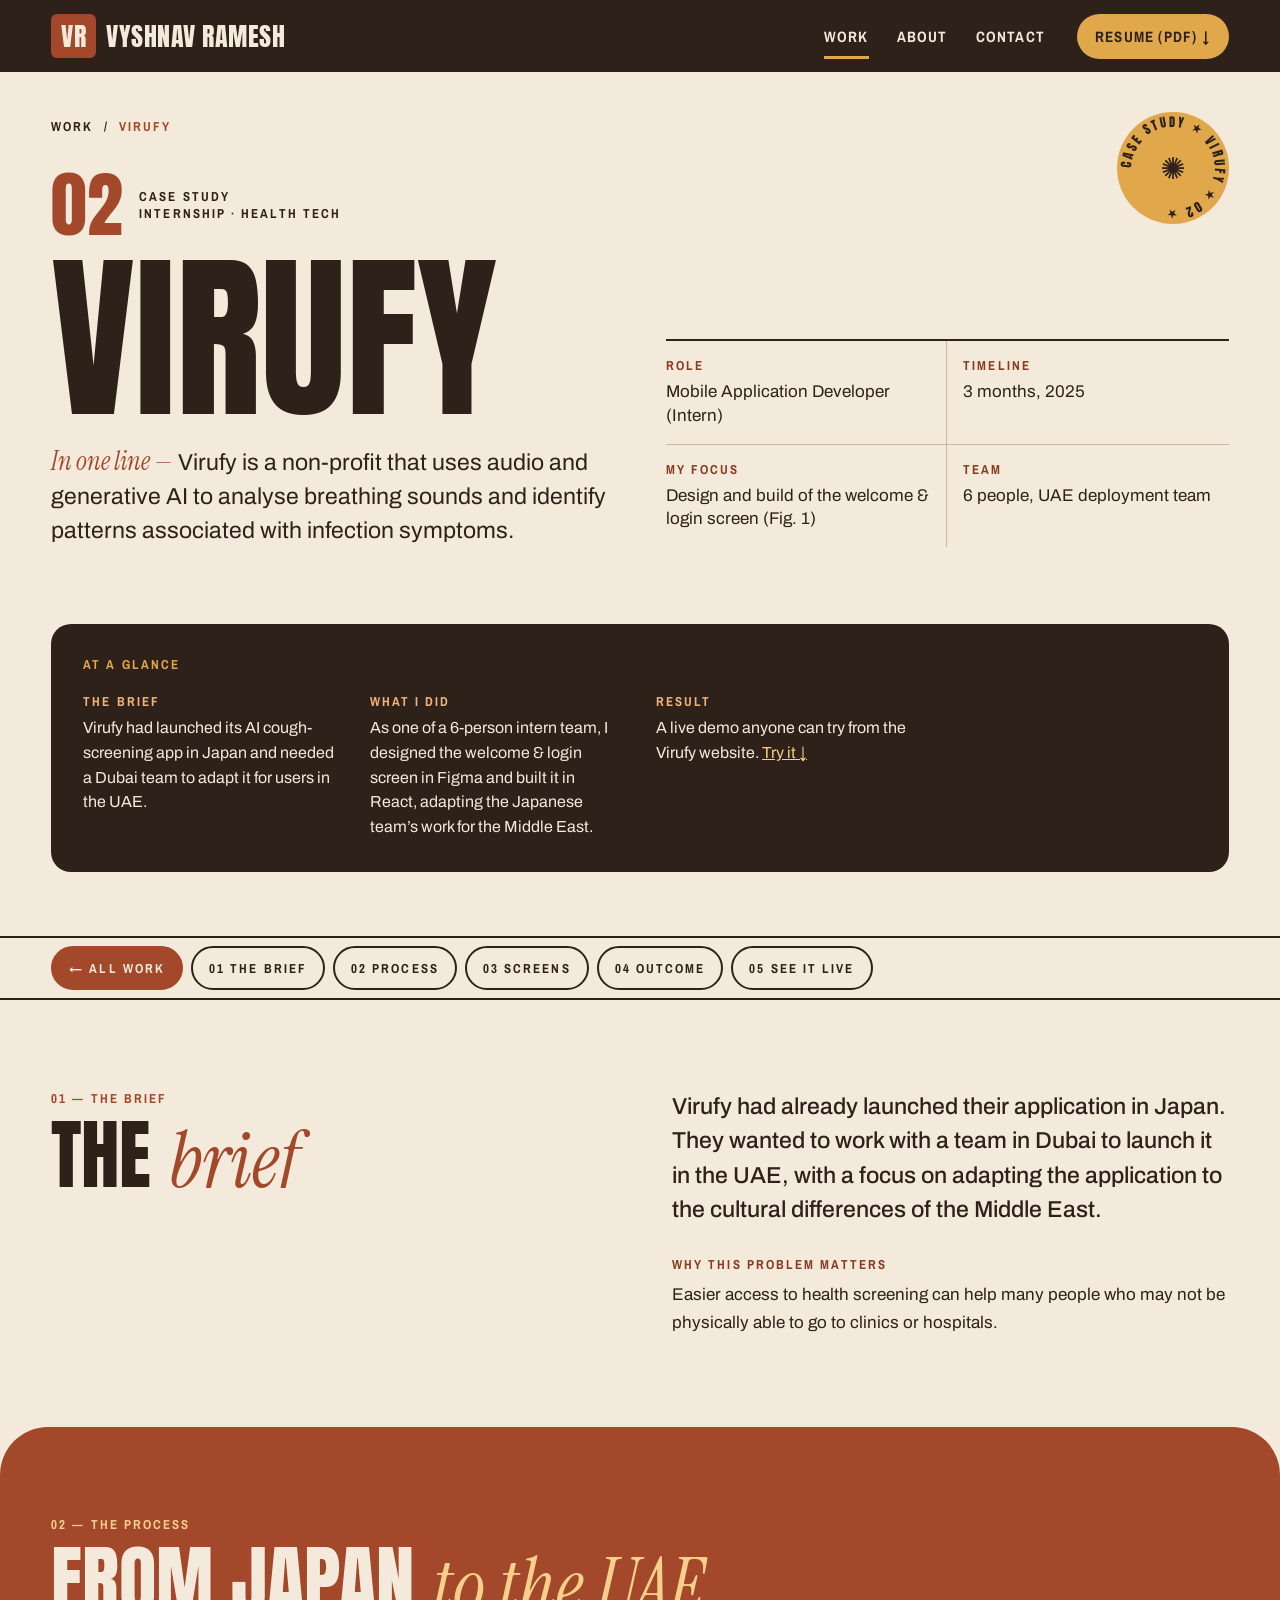
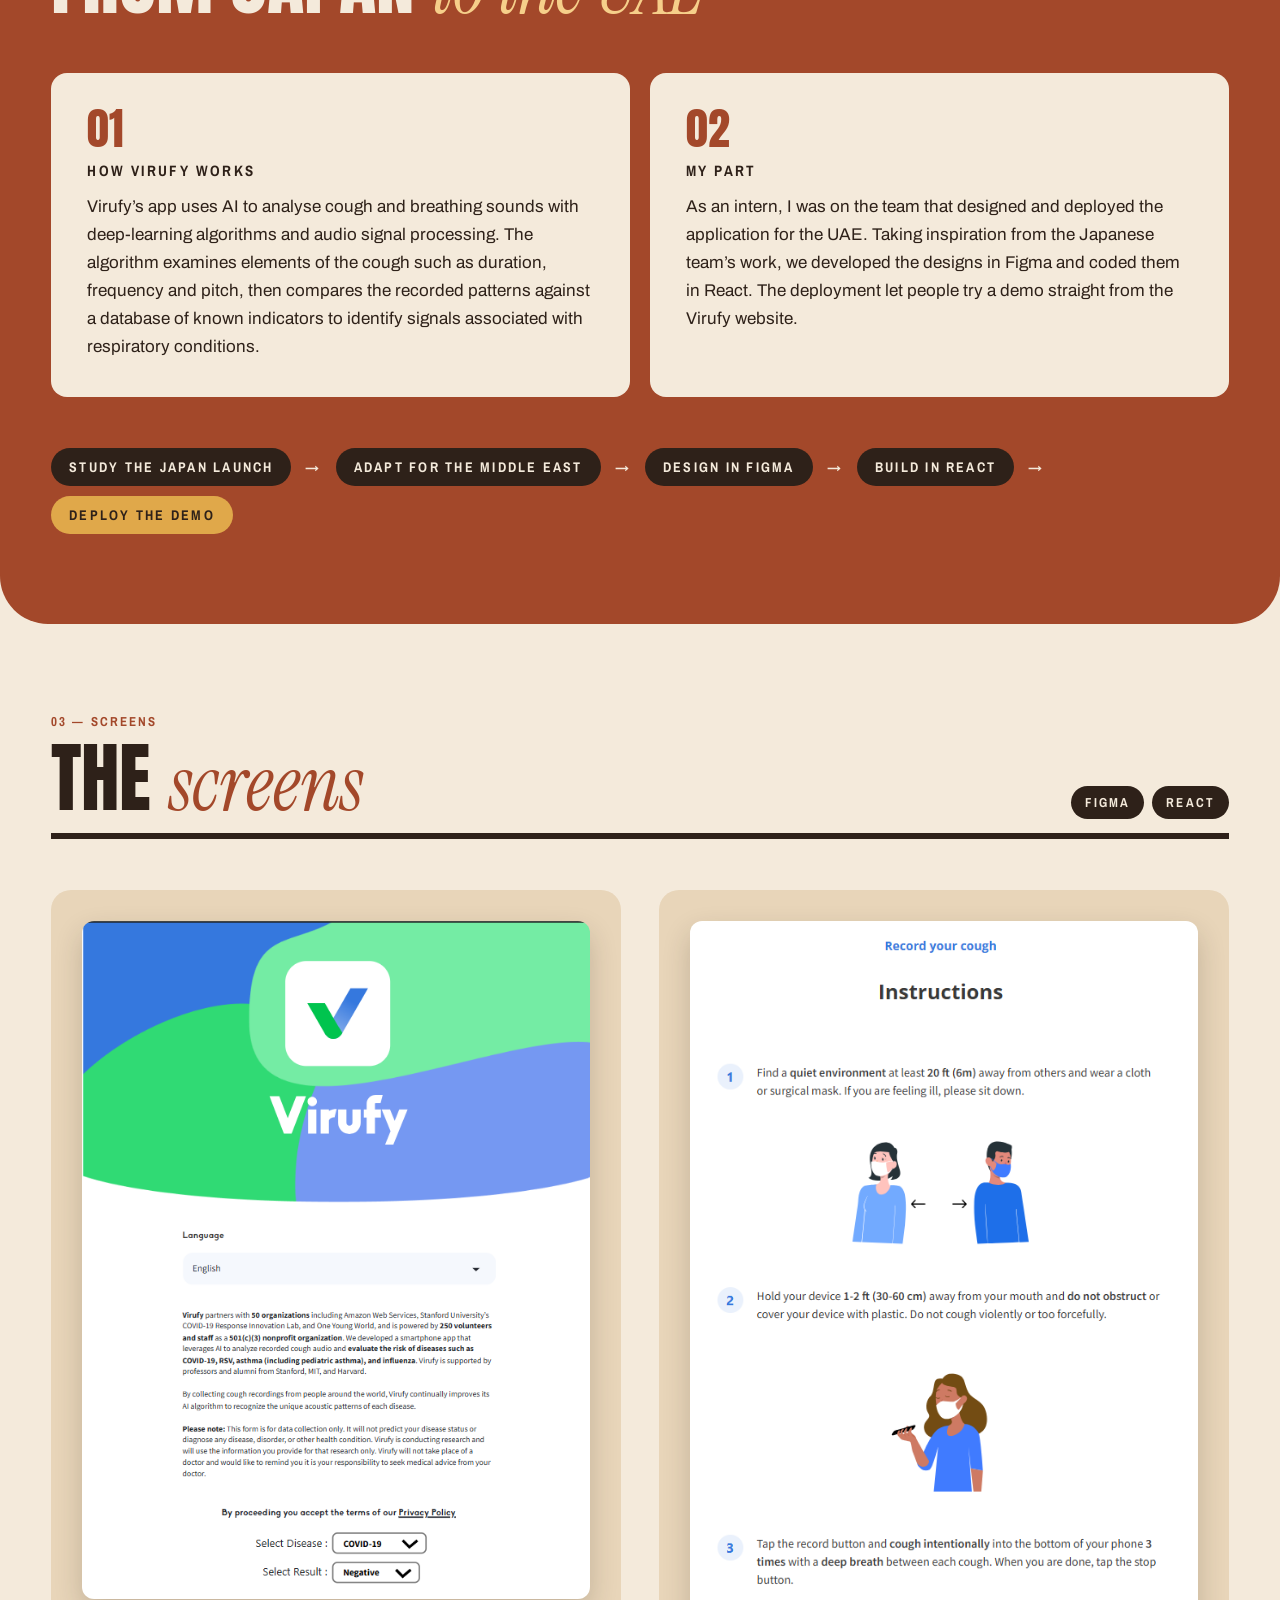
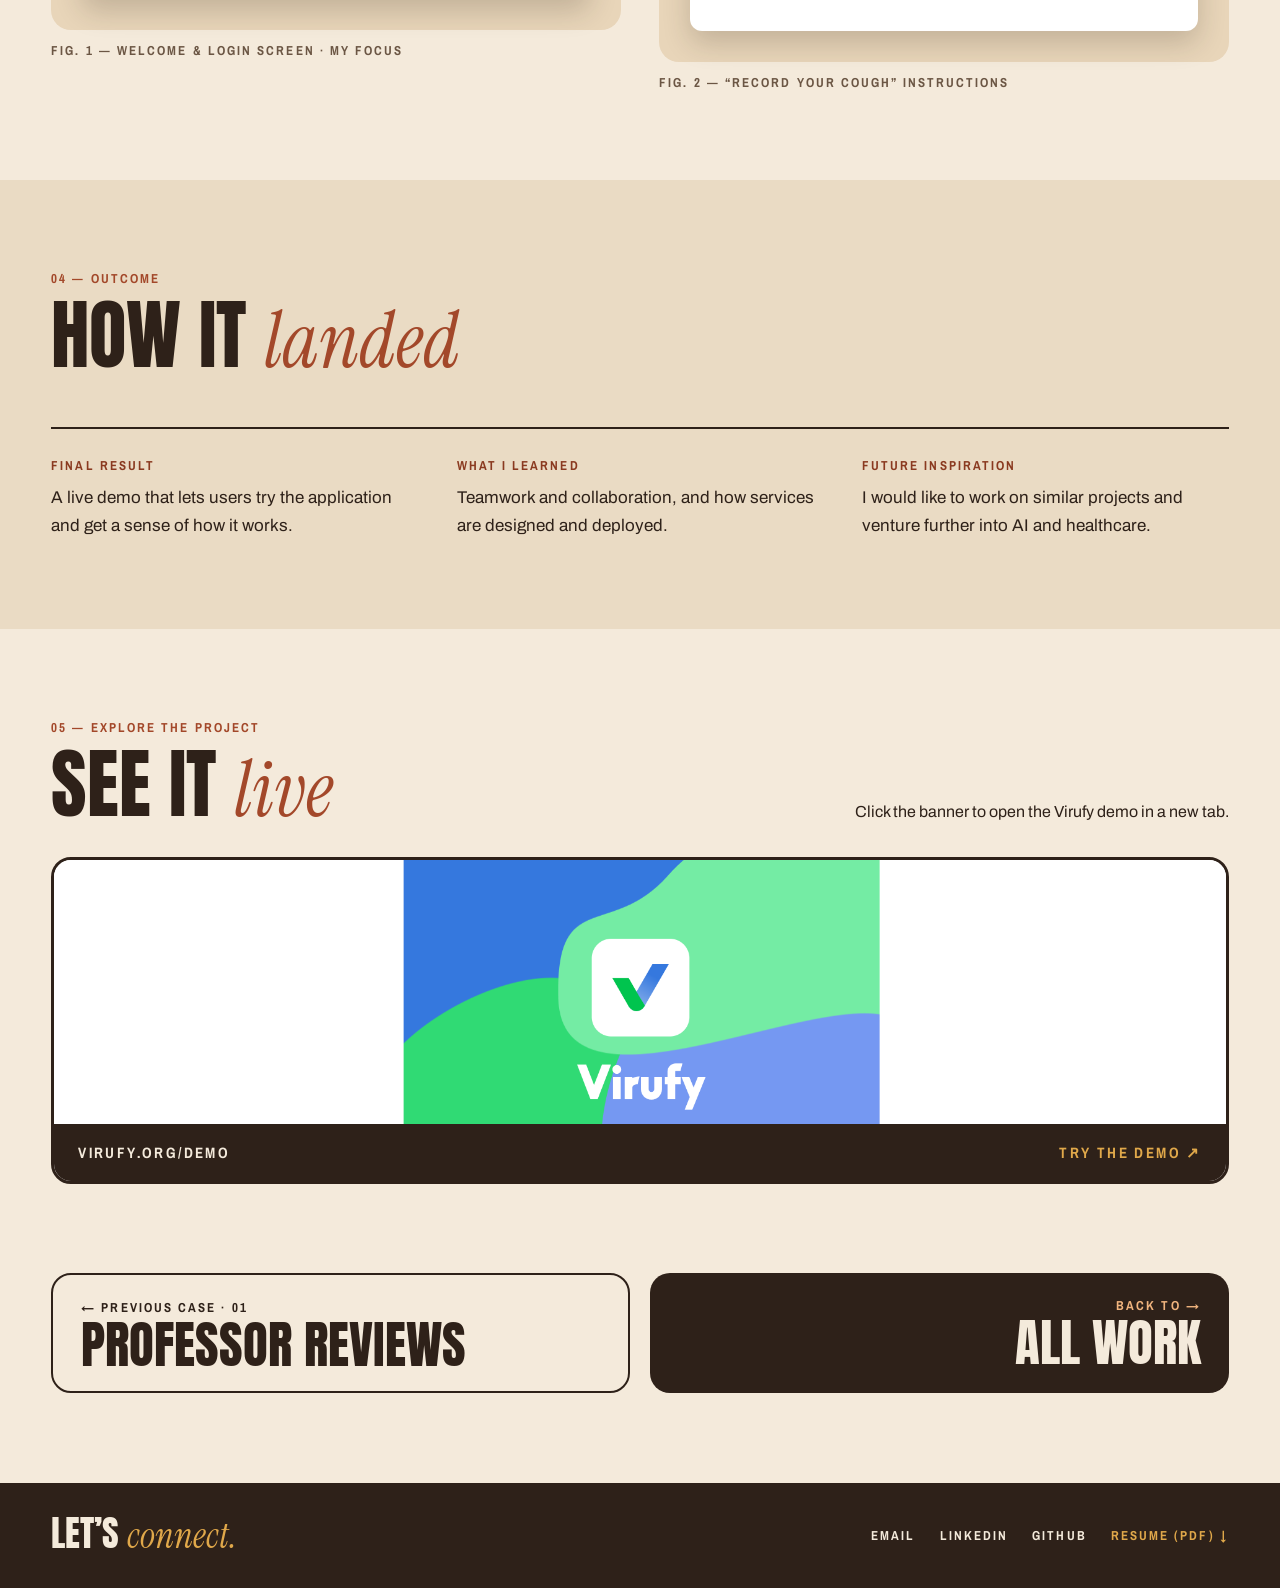
<file: v2/virufy.html>
<!doctype html>
<html lang="en">
<head>
<meta charset="utf-8">
<meta name="viewport" content="width=device-width, initial-scale=1">
<title>Virufy — Case Study 02</title>
<meta name="description" content="Case study: designing and deploying the Virufy demo app for the UAE.">
<meta property="og:title" content="Virufy — Case Study 02">
<meta property="og:description" content="Case study: designing and deploying the Virufy demo app for the UAE.">
<meta property="og:image" content="assets/vyshnav.jpg">
<link rel="icon" href="assets/vyshnav.jpg">
<link rel="preconnect" href="https://fonts.googleapis.com">
<link href="https://fonts.googleapis.com/css2?family=Anton&amp;family=Archivo:wght@400;500;600;700&amp;family=Archivo+Narrow:wght@500;600;700&amp;family=Instrument+Serif:ital@1&amp;display=swap" rel="stylesheet">
<style>
body{margin:0;background:#F4EADB}
a{color:#2E2119}a:hover{color:#A3482A}
.lbl{font-family:'Archivo Narrow',sans-serif;font-weight:700;font-size:13px;letter-spacing:.16em;text-transform:uppercase}
.disp{font-family:'Anton',sans-serif;font-weight:400;text-transform:uppercase;line-height:.88}
.ital{font-family:'Instrument Serif',serif;font-style:italic;font-weight:400;text-transform:none;letter-spacing:0}
.btn{transition:transform .25s ease, box-shadow .25s ease}
.btn:hover{transform:translate(-3px,-3px);box-shadow:5px 5px 0 #2E2119}
.ul{background-image:linear-gradient(currentColor,currentColor);background-size:0 2px;background-repeat:no-repeat;background-position:0 85%;transition:background-size .35s ease}
.ul:hover{background-size:100% 2px}
.pill{transition:background .25s, color .25s}
.pill:hover{background:#2E2119;color:#F4EADB}
.tile{transition:transform .5s cubic-bezier(.2,.7,.2,1)}
.tile:hover{transform:translateY(-6px) rotate(-.6deg)}
.arrow{display:inline-block;transition:transform .3s}
.btn:hover .arrow,.nx:hover .arrow,.live:hover .arrow{transform:translateX(8px)}
.nx:hover .arrow.back{transform:translateX(-8px)}
.live{transition:transform .45s cubic-bezier(.2,.7,.2,1), box-shadow .45s}
.live:hover{transform:translateY(-6px);box-shadow:10px 10px 0 #2E2119}
.live img{transition:transform .8s cubic-bezier(.2,.7,.2,1)}
.live:hover img{transform:scale(1.04)}
@keyframes rise{from{opacity:0;transform:translateY(48px)}to{opacity:1;transform:none}}
.rise{animation:rise 1s cubic-bezier(.2,.7,.2,1) both}
@keyframes spin{to{transform:rotate(360deg)}}
.spin{animation:spin 20s linear infinite}
@supports (animation-timeline: view()){.reveal{animation:rise linear both;animation-timeline:view();animation-range:entry 0% cover 28%}}
@media (prefers-reduced-motion: reduce){*{animation:none!important;transition:none!important}}
</style>
<style>html{scroll-behavior:smooth;scroll-padding-top:72px}</style>
<link rel="stylesheet" href="assets/ui.css">
</head>
<body>
<a class="skip" href="#case-title">Skip to content</a>
<div style="--accent: #A3482A; background: #F4EADB; color: #2E2119; font-family: 'Archivo', system-ui, sans-serif; min-height: 100vh; overflow-x: clip">

<!-- NAV -->
<header class="hdr">
<div class="hdr-in">
<a href="index.html" class="brand" aria-label="Vyshnav Ramesh — home"><span class="mono">VR</span><span>VYSHNAV RAMESH</span></a>
<nav aria-label="Main" class="lbl mainnav">
<a href="index.html#work" aria-current="page">Work</a>
<a href="index.html#about">About</a>
<a href="#contact">Contact</a>
</nav>
<a href="assets/CV_Vyshnav_Ramesh.pdf" target="_blank" rel="noopener" class="btn cv lbl">Resume (PDF) ↓</a>
</div>
</header>

<!-- 01 INTRO -->
<section aria-labelledby="case-title" style="max-width: 1440px; margin: 0 auto; padding: 24px clamp(16px, 4vw, 56px) clamp(48px, 6vw, 88px); position: relative">
<nav aria-label="Breadcrumb" class="lbl" style="display: flex; gap: 10px; align-items: center; padding: 12px 0 28px">
<a href="index.html" class="ul" style="text-decoration: none; color: #2E2119; padding: 10px 0">Work</a>
<span aria-hidden="true">/</span>
<span style="color: var(--accent)">Virufy</span>
</nav>
<div style="display: grid; grid-template-columns: repeat(auto-fit, minmax(min(100%, 480px), 1fr)); gap: clamp(28px, 4vw, 56px); align-items: end">
<div style="display: flex; flex-direction: column; gap: 24px">
<div class="rise" style="display: flex; align-items: center; gap: 16px">
<span class="disp" style="font-size: 72px; color: var(--accent)">02</span>
<span class="lbl">Case study<br>Internship · Health tech</span>
</div>
<h1 id="case-title" class="disp rise" style="margin: 0; font-size: clamp(5rem, 14vw, 13rem); animation-delay: .15s">Virufy</h1>
<p class="rise" style="margin: 0; font-size: clamp(1.15rem, 1.8vw, 1.6rem); line-height: 1.45; max-width: 30em; animation-delay: .3s"><span class="ital" style="font-size: 1.15em; color: var(--accent)">In one line —</span> Virufy is a non-profit that uses audio and generative AI to analyse breathing sounds and identify patterns associated with infection symptoms.</p>
</div>
<dl class="rise" style="margin: 0; display: grid; grid-template-columns: repeat(2, minmax(0, 1fr)); border-top: 2px solid #2E2119; animation-delay: .45s">
<div style="padding: 16px 16px 16px 0; border-bottom: 1px solid #CDB89C; border-right: 1px solid #CDB89C"><dt class="lbl" style="color: #8A3A20">Role</dt><dd style="margin: 6px 0 0; font-size: 17px; line-height: 1.4">Mobile Application Developer (Intern)</dd></div>
<div style="padding: 16px 0 16px 16px; border-bottom: 1px solid #CDB89C"><dt class="lbl" style="color: #8A3A20">Timeline</dt><dd style="margin: 6px 0 0; font-size: 17px; line-height: 1.4">3 months, 2025</dd></div>
<div style="padding: 16px 16px 16px 0; border-right: 1px solid #CDB89C"><dt class="lbl" style="color: #8A3A20">My focus</dt><dd style="margin: 6px 0 0; font-size: 17px; line-height: 1.4">Design and build of the welcome &amp; login screen (Fig. 1)</dd></div>
<div style="padding: 16px 0 16px 16px"><dt class="lbl" style="color: #8A3A20">Team</dt><dd style="margin: 6px 0 0; font-size: 17px; line-height: 1.4">6 people, UAE deployment team</dd></div>
</dl>
</div>
<div aria-hidden="true" style="position: absolute; right: clamp(16px, 4vw, 56px); top: 40px; width: 112px; height: 112px; border-radius: 50%; background: #E0A84A; display: flex; align-items: center; justify-content: center">
<svg class="spin" viewBox="0 0 200 200" width="112" height="112" style="position: absolute; inset: 0">
<defs><path id="v-circ" d="M100,100 m-74,0 a74,74 0 1,1 148,0 a74,74 0 1,1 -148,0"></path></defs>
<text font-family="Anton, sans-serif" font-size="22" letter-spacing="4" fill="#2E2119"><textPath href="#v-circ">CASE STUDY ★ VIRUFY ★ 02 ★ </textPath></text>
</svg>
<span style="font-size: 30px; position: relative">✺</span>
</div>
</section>

<!-- AT A GLANCE (v2) -->
<section class="glance" aria-labelledby="glance-h">
<div class="glance-in">
<h2 id="glance-h" class="lbl">At a glance</h2>
<div><h3 class="lbl">The brief</h3><p>Virufy had launched its AI cough-screening app in Japan and needed a Dubai team to adapt it for users in the UAE.</p></div>
<div><h3 class="lbl">What I did</h3><p>As one of a 6-person intern team, I designed the welcome &amp; login screen in Figma and built it in React, adapting the Japanese team’s work for the Middle East.</p></div>
<div><h3 class="lbl">Result</h3><p>A live demo anyone can try from the Virufy website. <a href="#explore" style="color: #F6CF8A">Try it ↓</a></p></div>
</div>
</section>

<!-- STICKY IN-PAGE NAV -->
<nav aria-label="On this page" data-spy style="position: sticky; top: 0; z-index: 5; background: #F4EADB; border-top: 2px solid #2E2119; border-bottom: 2px solid #2E2119">
<div class="lbl pagenav-in" style="max-width: 1440px; margin: 0 auto; padding: 8px clamp(16px, 4vw, 56px); display: flex; flex-wrap: wrap; gap: 8px; align-items: center">
<a href="index.html#work" class="pill home" style="text-decoration: none; border: 2px solid #2E2119; border-radius: 999px; padding: 10px 16px; min-height: 44px; box-sizing: border-box; display: inline-flex; align-items: center">← All work</a>
<a href="#problem" class="pill" style="text-decoration: none; color: #2E2119; border: 2px solid #2E2119; border-radius: 999px; padding: 10px 16px; min-height: 44px; box-sizing: border-box; display: inline-flex; align-items: center">01 The brief</a>
<a href="#process" class="pill" style="text-decoration: none; color: #2E2119; border: 2px solid #2E2119; border-radius: 999px; padding: 10px 16px; min-height: 44px; box-sizing: border-box; display: inline-flex; align-items: center">02 Process</a>
<a href="#prototype" class="pill" style="text-decoration: none; color: #2E2119; border: 2px solid #2E2119; border-radius: 999px; padding: 10px 16px; min-height: 44px; box-sizing: border-box; display: inline-flex; align-items: center">03 Screens</a>
<a href="#outcome" class="pill" style="text-decoration: none; color: #2E2119; border: 2px solid #2E2119; border-radius: 999px; padding: 10px 16px; min-height: 44px; box-sizing: border-box; display: inline-flex; align-items: center">04 Outcome</a>
<a href="#explore" class="pill" style="text-decoration: none; color: #2E2119; border: 2px solid #2E2119; border-radius: 999px; padding: 10px 16px; min-height: 44px; box-sizing: border-box; display: inline-flex; align-items: center">05 See it live</a>
</div>
</nav>

<!-- 02 PROBLEM -->
<section id="problem" aria-labelledby="problem-h" style="max-width: 1440px; margin: 0 auto; padding: clamp(56px, 7vw, 104px) clamp(16px, 4vw, 56px); display: grid; grid-template-columns: repeat(auto-fit, minmax(min(100%, 420px), 1fr)); gap: clamp(32px, 5vw, 72px)">
<div class="reveal">
<p class="lbl" style="margin: 0 0 14px; color: var(--accent)">01 — The brief</p>
<h2 id="problem-h" class="disp" style="margin: 0; font-size: clamp(3rem, 6vw, 5.5rem)">The <span class="ital" style="color: var(--accent)">brief</span></h2>
</div>
<div class="reveal" style="display: flex; flex-direction: column; gap: 28px">
<p style="margin: 0; font-size: clamp(1.2rem, 1.8vw, 1.55rem); line-height: 1.5; font-weight: 500">Virufy had already launched their application in Japan. They wanted to work with a team in Dubai to launch it in the UAE, with a focus on adapting the application to the cultural differences of the Middle East.</p>
<div>
<h3 class="lbl" style="margin: 0 0 8px; color: #8A3A20">Why this problem matters</h3>
<p style="margin: 0; font-size: 17px; line-height: 1.65">Easier access to health screening can help many people who may not be physically able to go to clinics or hospitals.</p>
</div>
</div>
</section>

<!-- 03 PROCESS -->
<section id="process" aria-labelledby="process-h" style="background: var(--accent); color: #F4EADB; border-radius: clamp(24px, 4vw, 48px)">
<div style="max-width: 1440px; margin: 0 auto; padding: clamp(56px, 7vw, 104px) clamp(16px, 4vw, 56px); display: flex; flex-direction: column; gap: clamp(32px, 4vw, 56px)">
<div class="reveal">
<p class="lbl" style="margin: 0 0 14px; color: #F6CF8A">02 — The process</p>
<h2 id="process-h" class="disp" style="margin: 0; font-size: clamp(3rem, 6vw, 5.5rem)">From Japan <span class="ital" style="color: #F6CF8A">to the UAE</span></h2>
</div>
<div style="display: grid; grid-template-columns: repeat(auto-fit, minmax(min(100%, 380px), 1fr)); gap: 20px">
<div class="tile reveal" style="background: #F4EADB; color: #2E2119; border-radius: 16px; padding: clamp(24px, 3vw, 36px); display: flex; flex-direction: column; gap: 12px">
<span class="disp" style="font-size: 44px; color: var(--accent)">01</span>
<h3 class="lbl" style="margin: 0; font-size: 15px">How Virufy works</h3>
<p style="margin: 0; font-size: 17px; line-height: 1.65">Virufy’s app uses AI to analyse cough and breathing sounds with deep-learning algorithms and audio signal processing. The algorithm examines elements of the cough such as duration, frequency and pitch, then compares the recorded patterns against a database of known indicators to identify signals associated with respiratory conditions.</p>
</div>
<div class="tile reveal" style="background: #F4EADB; color: #2E2119; border-radius: 16px; padding: clamp(24px, 3vw, 36px); display: flex; flex-direction: column; gap: 12px">
<span class="disp" style="font-size: 44px; color: var(--accent)">02</span>
<h3 class="lbl" style="margin: 0; font-size: 15px">My part</h3>
<p style="margin: 0; font-size: 17px; line-height: 1.65">As an intern, I was on the team that designed and deployed the application for the UAE. Taking inspiration from the Japanese team’s work, we developed the designs in Figma and coded them in React. The deployment let people try a demo straight from the Virufy website.</p>
</div>
</div>
<ol class="reveal lbl" style="margin: 0; padding: 0; list-style: none; display: flex; flex-wrap: wrap; align-items: center; gap: 10px 14px; font-size: 14px">
<li style="background: #2E2119; border-radius: 999px; padding: 10px 18px">Study the Japan launch</li>
<li aria-hidden="true">→</li>
<li style="background: #2E2119; border-radius: 999px; padding: 10px 18px">Adapt for the Middle East</li>
<li aria-hidden="true">→</li>
<li style="background: #2E2119; border-radius: 999px; padding: 10px 18px">Design in Figma</li>
<li aria-hidden="true">→</li>
<li style="background: #2E2119; border-radius: 999px; padding: 10px 18px">Build in React</li>
<li aria-hidden="true">→</li>
<li style="background: #E0A84A; color: #2E2119; border-radius: 999px; padding: 10px 18px">Deploy the demo</li>
</ol>
</div>
</section>

<!-- 04 PROTOTYPE -->
<section id="prototype" aria-labelledby="proto-h" style="max-width: 1440px; margin: 0 auto; padding: clamp(56px, 7vw, 104px) clamp(16px, 4vw, 56px); display: flex; flex-direction: column; gap: clamp(32px, 4vw, 56px)">
<div class="reveal" style="display: flex; flex-wrap: wrap; align-items: flex-end; justify-content: space-between; gap: 20px; border-bottom: 6px solid #2E2119; padding-bottom: 14px">
<div>
<p class="lbl" style="margin: 0 0 14px; color: var(--accent)">03 — Screens</p>
<h2 id="proto-h" class="disp" style="margin: 0; font-size: clamp(3rem, 6vw, 5.5rem)">The <span class="ital" style="color: var(--accent)">screens</span></h2>
</div>
<ul class="lbl" style="margin: 0; padding: 0; list-style: none; display: flex; flex-wrap: wrap; gap: 8px">
<li style="background: #2E2119; color: #F4EADB; border-radius: 999px; padding: 8px 14px">Figma</li>
<li style="background: #2E2119; color: #F4EADB; border-radius: 999px; padding: 8px 14px">React</li>
</ul>
</div>
<div style="display: grid; grid-template-columns: repeat(auto-fit, minmax(min(100%, 380px), 1fr)); gap: clamp(20px, 3vw, 40px)">
<figure class="tile reveal" style="margin: 0; display: flex; flex-direction: column; gap: 12px">
<div style="background: #E8D5B9; border-radius: 20px; padding: clamp(16px, 2.4vw, 32px)"><img src="assets/virufy-welcome.png" alt="Virufy welcome and login screen with language selector, information about Virufy and disease and result selectors." style="display: block; width: 100%; height: auto; border-radius: 12px; box-shadow: 0 12px 28px rgba(46,33,25,.2); background: #fff"></div>
<figcaption class="lbl" style="color: #6B5644">Fig. 1 — Welcome &amp; login screen · my focus</figcaption>
</figure>
<figure class="tile reveal" style="margin: 0; display: flex; flex-direction: column; gap: 12px">
<div style="background: #E8D5B9; border-radius: 20px; padding: clamp(16px, 2.4vw, 32px)"><img src="assets/virufy-record.png" alt="Record your cough instructions screen with three illustrated steps." style="display: block; width: 100%; height: auto; border-radius: 12px; box-shadow: 0 12px 28px rgba(46,33,25,.2); background: #fff"></div>
<figcaption class="lbl" style="color: #6B5644">Fig. 2 — “Record your cough” instructions</figcaption>
</figure>
</div>
</section>

<!-- 05 OUTCOME -->
<section id="outcome" aria-labelledby="outcome-h" style="background: #EADBC4">
<div style="max-width: 1440px; margin: 0 auto; padding: clamp(56px, 7vw, 104px) clamp(16px, 4vw, 56px); display: flex; flex-direction: column; gap: clamp(32px, 4vw, 56px)">
<div class="reveal">
<p class="lbl" style="margin: 0 0 14px; color: var(--accent)">04 — Outcome</p>
<h2 id="outcome-h" class="disp" style="margin: 0; font-size: clamp(3rem, 6vw, 5.5rem)">How it <span class="ital" style="color: var(--accent)">landed</span></h2>
</div>
<div style="display: grid; grid-template-columns: repeat(auto-fit, minmax(min(100%, 320px), 1fr)); gap: clamp(24px, 3vw, 48px); border-top: 2px solid #2E2119; padding-top: 28px">
<div class="reveal"><h3 class="lbl" style="margin: 0 0 10px; color: #8A3A20">Final result</h3><p style="margin: 0; font-size: 17px; line-height: 1.65">A live demo that lets users try the application and get a sense of how it works.</p></div>
<div class="reveal"><h3 class="lbl" style="margin: 0 0 10px; color: #8A3A20">What I learned</h3><p style="margin: 0; font-size: 17px; line-height: 1.65">Teamwork and collaboration, and how services are designed and deployed.</p></div>
<div class="reveal"><h3 class="lbl" style="margin: 0 0 10px; color: #8A3A20">Future inspiration</h3><p style="margin: 0; font-size: 17px; line-height: 1.65">I would like to work on similar projects and venture further into AI and healthcare.</p></div>
</div>
</div>
</section>

<!-- 06 SEE IT LIVE -->
<section id="explore" aria-labelledby="explore-h" style="max-width: 1440px; margin: 0 auto; padding: clamp(56px, 7vw, 104px) clamp(16px, 4vw, 56px); display: flex; flex-direction: column; gap: 32px">
<div class="reveal" style="display: flex; flex-wrap: wrap; align-items: flex-end; justify-content: space-between; gap: 20px">
<div>
<p class="lbl" style="margin: 0 0 14px; color: var(--accent)">05 — Explore the project</p>
<h2 id="explore-h" class="disp" style="margin: 0; font-size: clamp(3rem, 6vw, 5.5rem)">See it <span class="ital" style="color: var(--accent)">live</span></h2>
</div>
<p style="margin: 0; max-width: 24em; font-size: 16px; line-height: 1.55">Click the banner to open the Virufy demo in a new tab.</p>
</div>
<a href="https://virufy.org/demo/welcome" target="_blank" rel="noopener" class="live reveal" aria-label="Open the Virufy demo (opens in a new tab)" style="display: block; text-decoration: none; color: #2E2119; border: 3px solid #2E2119; border-radius: 20px; overflow: hidden; background: #fff">
<img src="assets/virufy-banner.png" alt="Virufy logo banner" style="display: block; width: 100%; height: auto; aspect-ratio: 1891 / 426; object-fit: cover">
<span class="lbl" style="display: flex; justify-content: space-between; align-items: center; gap: 12px; padding: 18px 24px; background: #2E2119; color: #F4EADB; font-size: 15px"><span>virufy.org/demo</span><span style="color: #E0A84A">Try the demo <span class="arrow">↗</span></span></span>
</a>
</section>

<!-- PREV / NEXT -->
<nav aria-label="More projects" style="max-width: 1440px; margin: 0 auto; padding: 0 clamp(16px, 4vw, 56px) clamp(56px, 7vw, 96px); display: grid; grid-template-columns: repeat(auto-fit, minmax(min(100%, 320px), 1fr)); gap: 20px">
<a href="professor-reviews.html" class="nx" style="text-decoration: none; color: #2E2119; border: 2px solid #2E2119; border-radius: 20px; padding: 24px 28px; display: flex; flex-direction: column; gap: 6px"><span class="lbl"><span class="arrow back">←</span> Previous case · 01</span><span class="disp" style="font-size: clamp(2rem, 4vw, 3.2rem)">Professor Reviews</span></a>
<a href="index.html#work" class="nx" style="text-decoration: none; color: #F4EADB; background: #2E2119; border-radius: 20px; padding: 24px 28px; display: flex; flex-direction: column; gap: 6px; text-align: right"><span class="lbl" style="color: #F0B47E">Back to <span class="arrow">→</span></span><span class="disp" style="font-size: clamp(2rem, 4vw, 3.2rem)">All work</span></a>
</nav>

<!-- CONTACT -->
<footer id="contact" style="background: #2E2119; color: #F4EADB">
<div style="max-width: 1440px; margin: 0 auto; padding: 32px clamp(16px, 4vw, 56px); display: flex; flex-wrap: wrap; align-items: center; justify-content: space-between; gap: 16px 32px">
<span class="disp" style="font-size: 36px">Let’s <span class="ital" style="color: #E0A84A">connect.</span></span>
<div class="lbl" style="display: flex; flex-wrap: wrap; gap: 4px 24px">
<a href="mailto:vyshnavramesh2005@gmail.com" class="ul" style="color: #F4EADB; text-decoration: none; padding: 12px 0">Email</a>
<a href="https://www.linkedin.com/in/vyshnav-ramesh-747388252/" target="_blank" rel="noopener" class="ul" style="color: #F4EADB; text-decoration: none; padding: 12px 0">LinkedIn</a>
<a href="https://github.com/Vyshnav-Ramesh" target="_blank" rel="noopener" class="ul" style="color: #F4EADB; text-decoration: none; padding: 12px 0">GitHub</a>
<a id="resume" href="assets/CV_Vyshnav_Ramesh.pdf" target="_blank" rel="noopener" class="ul" style="color: #E0A84A; text-decoration: none; padding: 12px 0">Resume (PDF) ↓</a>
</div>
</div>
</footer>

</div>
<script src="assets/ui.js"></script>
</body>
</html>
</file>
<file: v2/assets/ui.css>
/* v2 shared UI — added after usability testing */

/* Header: one consistent component on every page */
.hdr{background:#2E2119;color:#F4EADB}
.hdr.sticky{position:sticky;top:0;z-index:20;box-shadow:0 2px 0 rgba(46,33,25,.15)}
.hdr-in{max-width:1440px;margin:0 auto;padding:0 clamp(16px,4vw,56px);display:grid;grid-template-columns:auto 1fr auto;align-items:center;gap:8px 32px;min-height:72px}
.brand{font-family:'Anton',sans-serif;font-size:26px;letter-spacing:.02em;text-decoration:none;color:#F4EADB;display:flex;align-items:center;gap:10px}
.brand:hover{color:#F4EADB}
.brand .mono{background:#A3482A;color:#F4EADB;padding:2px 10px;border-radius:6px}
.mainnav{display:flex;justify-content:flex-end;align-items:center;gap:4px 28px;font-size:15px;letter-spacing:.08em}
.mainnav a{color:#F4EADB;text-decoration:none;padding:12px 0 9px;border-bottom:3px solid transparent;white-space:nowrap}
.mainnav a:hover{color:#F6CF8A}
.mainnav a[aria-current]{border-bottom-color:#E0A84A}
.cv{background:#E0A84A;color:#2E2119;text-decoration:none;padding:12px 18px;min-height:44px;box-sizing:border-box;display:inline-flex;align-items:center;border-radius:999px;font-size:15px;letter-spacing:.08em;white-space:nowrap}
.cv:hover{color:#2E2119}
a:focus-visible,button:focus-visible{outline:3px solid #E0A84A;outline-offset:3px;border-radius:6px}

@media (max-width:640px){
  .hdr.sticky{position:static}
  .hdr-in{grid-template-columns:1fr auto;min-height:0;padding-top:10px;padding-bottom:2px;gap:4px 12px}
  .brand{font-size:21px}
  .cv{padding:10px 14px;font-size:13px}
  .mainnav{grid-column:1/-1;grid-row:2;justify-content:flex-start;gap:26px}
}

/* Hero calls to action */
.cta-row{display:flex;flex-wrap:wrap;gap:12px}
.cta{font-family:'Archivo Narrow',sans-serif;font-weight:700;font-size:15px;letter-spacing:.12em;text-transform:uppercase;text-decoration:none;padding:16px 26px;min-height:52px;box-sizing:border-box;display:inline-flex;align-items:center;gap:10px;border-radius:999px;border:2px solid #2E2119}
.cta.primary{background:#2E2119;color:#F4EADB}
.cta.primary:hover{color:#F4EADB}
.cta.ghost{background:transparent;color:#2E2119}
.avail{display:inline-flex;align-items:center;gap:8px}
.avail::before{content:"";width:9px;height:9px;border-radius:50%;background:#3E8E5A;box-shadow:0 0 0 3px rgba(62,142,90,.25)}

/* Case card meta */
.meta{margin:0;display:grid;grid-template-columns:96px minmax(0,1fr);border-top:2px solid #2E2119}
.meta dt,.meta dd{padding:10px 0;border-bottom:1px solid #CDB89C;margin:0}
.meta dt{color:#8A3A20}
.meta dd{font-size:15px;line-height:1.4}

/* At-a-glance strip on case studies */
.glance{max-width:1440px;margin:0 auto;padding:0 clamp(16px,4vw,56px) clamp(40px,5vw,64px)}
.glance-in{background:#2E2119;color:#F4EADB;border-radius:20px;padding:clamp(20px,2.6vw,32px);display:grid;grid-template-columns:repeat(auto-fit,minmax(min(100%,240px),1fr));gap:20px 32px}
.glance h2{grid-column:1/-1;margin:0;color:#E0A84A}
.glance h3{margin:0 0 6px;color:#F0B47E}
.glance p{margin:0;font-size:16px;line-height:1.55}

/* In-page nav: one scrollable row, never more */
.pagenav-in{flex-wrap:nowrap!important;overflow-x:auto;scrollbar-width:none}
.pagenav-in::-webkit-scrollbar{display:none}
.pagenav-in a{flex:0 0 auto}
.pagenav-in a[aria-current]{background:#2E2119;color:#F4EADB}
.pagenav-in .home{background:#A3482A;color:#F4EADB!important;border-color:#A3482A!important}

/* Copy email */
.copy{font:inherit;cursor:pointer;background:transparent;color:#F4EADB;border:2px solid #F4EADB;border-radius:999px;padding:8px 14px;min-height:40px;font-family:'Archivo Narrow',sans-serif;font-weight:700;font-size:12px;letter-spacing:.14em;text-transform:uppercase;align-self:flex-start}
.copy:hover{background:#F4EADB;color:#2E2119}
.copied{font-size:13px;color:#F6CF8A;min-height:1em}
.pagenav-in a[aria-current]{color:#F4EADB!important}
@media (max-width:640px){
  .hide-m{display:none}
  .cta{padding:13px 18px;font-size:13px;min-height:48px}
}
/* Skip link for keyboard users */
.skip{position:absolute;left:12px;top:-60px;z-index:50;background:#E0A84A;color:#2E2119;padding:12px 18px;border-radius:999px;font-family:'Archivo Narrow',sans-serif;font-weight:700;letter-spacing:.12em;text-transform:uppercase;text-decoration:none}
.skip:focus{top:12px}
</file>
